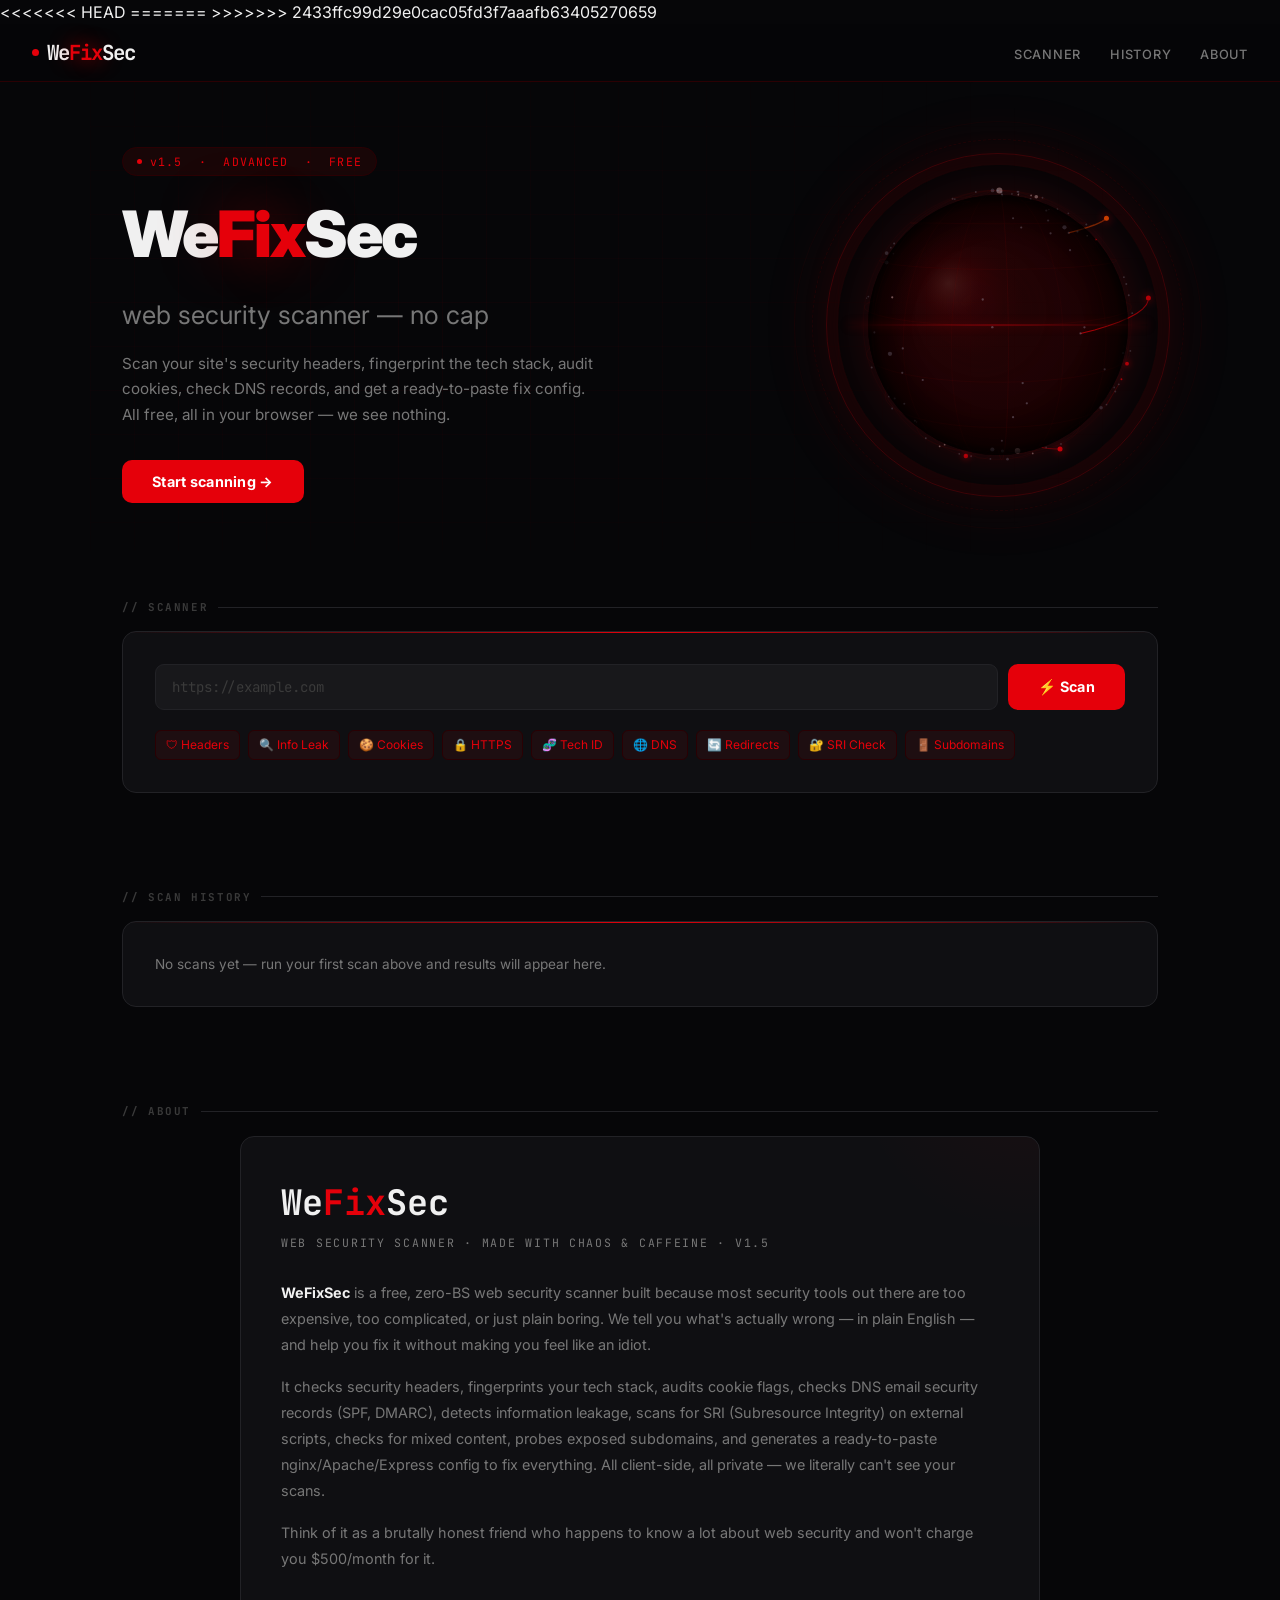
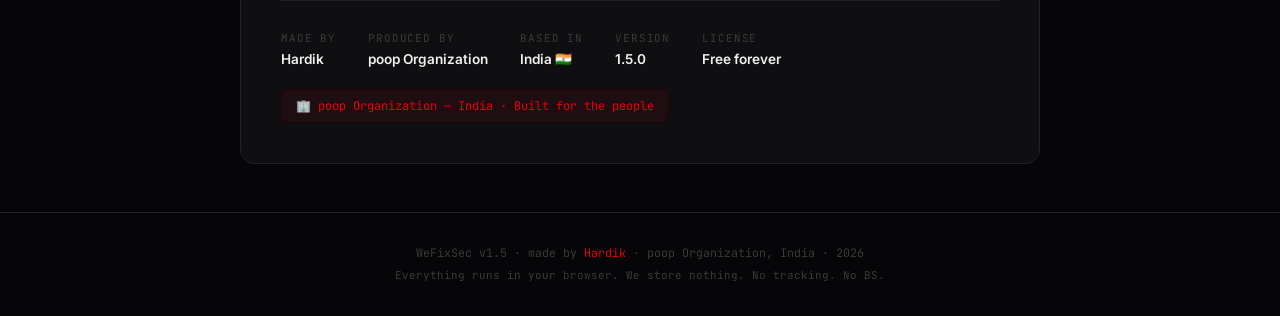
<file: index.html>
<!DOCTYPE html>
<html lang="en">
<head>
<<<<<<< HEAD
  <meta charset="UTF-8">
  <meta name="viewport" content="width=device-width, initial-scale=1.0">
  <title>WeFixSec — Web Security Scanner</title>
  <link rel="preconnect" href="https://fonts.googleapis.com">
  <link rel="preconnect" href="https://fonts.gstatic.com" crossorigin>
  <link href="https://fonts.googleapis.com/css2?family=JetBrains+Mono:wght@300;400;500;700&family=Inter:wght@300;400;500;600;700;900&display=swap" rel="stylesheet">
  <link rel="stylesheet" href="styles.css">
=======
<meta charset="UTF-8">
<meta name="viewport" content="width=device-width, initial-scale=1.0">
<title>poopSec — Web Security Scanner</title>
<style>
@import url('https://fonts.googleapis.com/css2?family=JetBrains+Mono:wght@300;400;500;700&family=Inter:wght@300;400;500;600;700;900&display=swap');
*,*::before,*::after{box-sizing:border-box;margin:0;padding:0}
:root{
  --red:#e5000a;--red2:#ff0010;--red3:#ffa333;
  --white:#f0f0f0;--gray:#777;--dg:#3a3a3a;
  --bg:#060608;--s1:#0f0f12;--s2:#161619;--s3:#1c1c20;
  --bd:#222226;--bdr:#2a0003;
  --glow-red:rgba(229,0,10,0.6);
  --glow-dim:rgba(229,0,10,0.15);
}
body{background:var(--bg);color:var(--white);font-family:'Inter',sans-serif;min-height:100vh;overflow-x:hidden;}
::-webkit-scrollbar{width:3px;}::-webkit-scrollbar-track{background:var(--bg);}::-webkit-scrollbar-thumb{background:var(--red);border-radius:2px;}

/* ── NAV ── */
nav{background:rgba(6,6,8,0.85);backdrop-filter:blur(28px) saturate(180%);-webkit-backdrop-filter:blur(28px) saturate(180%);border-bottom:1px solid var(--bdr);padding:0 2rem;display:flex;align-items:center;justify-content:space-between;height:58px;position:sticky;top:0;z-index:200;}
.logo{font-family:'JetBrains Mono',monospace;font-weight:700;font-size:1.3rem;letter-spacing:-1px;display:flex;align-items:center;gap:8px;color:var(--white);}
.logo em{color:var(--red);font-style:normal;text-shadow:0 0 20px rgba(229,0,10,.8);}
.dot{width:7px;height:7px;border-radius:50%;background:var(--red);animation:pdot 2s infinite;}
@keyframes pdot{0%,100%{box-shadow:0 0 0 0 rgba(229,0,10,.8);}60%{box-shadow:0 0 0 8px rgba(229,0,10,0);}}
.nav-links{display:flex;gap:1.8rem;list-style:none;}
.nav-links a{color:var(--gray);text-decoration:none;font-size:.8rem;font-weight:500;letter-spacing:.06em;text-transform:uppercase;transition:color .2s;cursor:pointer;}
.nav-links a:hover{color:var(--red);}

/* ── HERO ── */
.hero{display:grid;grid-template-columns:1fr auto;align-items:center;gap:2rem;max-width:1100px;margin:0 auto;padding:4rem 2rem 3rem;position:relative;}
.hero-bg{position:absolute;inset:0;background-image:linear-gradient(rgba(229,0,10,.04) 1px,transparent 1px),linear-gradient(90deg,rgba(229,0,10,.04) 1px,transparent 1px);background-size:44px 44px;mask-image:radial-gradient(ellipse 70% 80% at 30% 50%,black,transparent);pointer-events:none;}
.hero-left{position:relative;z-index:1;}
.hero-badge{display:inline-flex;align-items:center;gap:8px;background:rgba(229,0,10,.08);border:1px solid var(--bdr);color:var(--red);padding:5px 14px;border-radius:100px;font-family:'JetBrains Mono',monospace;font-size:.72rem;margin-bottom:1.5rem;letter-spacing:.1em;}
.hero-badge::before{content:'';width:5px;height:5px;border-radius:50%;background:var(--red);animation:blink 1.2s step-end infinite;}
@keyframes blink{0%,100%{opacity:1;}50%{opacity:0;}}
.hero h1{font-size:clamp(2.2rem,5vw,4rem);font-weight:900;line-height:1.05;letter-spacing:-2px;margin-bottom:1rem;}
.hero h1 em{color:var(--red);font-style:normal;text-shadow:0 0 60px rgba(229,0,10,.4);}
.hero-sub{color:var(--gray);font-size:.95rem;line-height:1.7;max-width:480px;margin-bottom:2rem;}
.btn-primary{background:var(--red);color:#fff;border:none;padding:13px 30px;border-radius:10px;font-weight:700;font-size:.9rem;cursor:pointer;transition:all .2s;position:relative;overflow:hidden;letter-spacing:.02em;}
.btn-primary::after{content:'';position:absolute;inset:0;background:linear-gradient(45deg,transparent 30%,rgba(255,255,255,.12) 50%,transparent 70%);transform:translateX(-100%);transition:transform .5s;}
.btn-primary:hover::after{transform:translateX(100%);}
.btn-primary:hover{background:var(--red2);box-shadow:0 0 40px rgba(229,0,10,.5),0 4px 24px rgba(0,0,0,.4);transform:translateY(-1px);}
.btn-primary:disabled{opacity:.5;cursor:not-allowed;transform:none;}

/* ── GLOBE WRAPPER ── */
.globe-wrap{width:320px;height:320px;flex-shrink:0;position:relative;perspective:1000px;}
#globe-canvas{border-radius:50%;display:block;filter:drop-shadow(0 0 30px rgba(229,0,10,.25));}
.globe-ring{position:absolute;inset:-12px;border-radius:50%;border:1px solid rgba(229,0,10,.2);animation:spin-slow 18s linear infinite;box-shadow:0 0 15px rgba(229,0,10,.05) inset;}
.globe-ring2{position:absolute;inset:-26px;border-radius:50%;border:1px dashed rgba(229,0,10,.08);animation:spin-slow 32s linear infinite reverse;}
.globe-ring3{position:absolute;inset:-44px;border-radius:50%;border:1px solid rgba(229,0,10,.04);animation:spin-slow 50s linear infinite;}
@keyframes spin-slow{to{transform:rotate(360deg);}}
.globe-glow{position:absolute;inset:0;border-radius:50%;box-shadow:0 0 80px rgba(229,0,10,.15),inset 0 0 60px rgba(0,0,0,.5);pointer-events:none;}
.globe-scan-line{position:absolute;left:10px;right:10px;top:50%;height:1px;background:linear-gradient(90deg,transparent,rgba(229,0,10,.6),transparent);transform:translateY(-50%);animation:globe-scan 3s ease-in-out infinite;border-radius:1px;box-shadow:0 0 8px rgba(229,0,10,.5);}
@keyframes globe-scan{0%,100%{top:10%;opacity:0;}5%{opacity:1;}50%{top:90%;opacity:.8;}95%{opacity:1;}99%{top:10%;opacity:0;}}
.atk-badge{position:absolute;font-family:'JetBrains Mono',monospace;font-size:.6rem;font-weight:700;background:rgba(229,0,10,.9);color:#fff;padding:2px 6px;border-radius:4px;pointer-events:none;white-space:nowrap;opacity:0;transform:scale(.7);transition:opacity .3s,transform .3s;letter-spacing:.04em;box-shadow:0 2px 8px rgba(229,0,10,.4);}

/* ── SCANNER SECTION ── */
.section{max-width:1100px;margin:0 auto;padding:3rem 2rem;}
.sec-label{font-size:.68rem;font-weight:700;letter-spacing:.15em;color:var(--dg);font-family:'JetBrains Mono',monospace;text-transform:uppercase;margin-bottom:1rem;display:flex;align-items:center;gap:10px;}
.sec-label::after{content:'';flex:1;height:1px;background:var(--bd);}
.card{background:var(--s1);border:1px solid var(--bd);border-radius:14px;position:relative;overflow:hidden;}
.card::before{content:'';position:absolute;top:0;left:0;right:0;height:1px;background:linear-gradient(90deg,transparent,var(--red),transparent);}
.card-pad{padding:2rem;}

.input-row{display:flex;gap:10px;margin-bottom:1.2rem;}
.url-inp{flex:1;background:rgba(255,255,255,.04);border:1px solid var(--bd);border-radius:9px;padding:13px 16px;color:var(--white);font-family:'JetBrains Mono',monospace;font-size:.88rem;outline:none;transition:border-color .3s,box-shadow .3s;min-width:0;}
.url-inp:focus{border-color:var(--red);box-shadow:0 0 0 3px rgba(229,0,10,.1),0 0 25px rgba(229,0,10,.07);}
.url-inp::placeholder{color:var(--dg);}
.opts{display:flex;gap:8px;flex-wrap:wrap;}
.opt{display:flex;align-items:center;gap:5px;background:rgba(255,255,255,.03);border:1px solid var(--bd);border-radius:6px;padding:5px 10px;cursor:pointer;color:var(--gray);font-size:.75rem;transition:all .2s;user-select:none;}
.opt.on{background:rgba(229,0,10,.07);border-color:var(--bdr);color:var(--red);}

/* ── LOADING ── */
#load{display:none;padding:3rem 0;text-align:center;position:relative;}
#load::before{content:'';position:absolute;inset:0;background:radial-gradient(ellipse 60% 60% at 50% 50%,rgba(229,0,10,.03),transparent);pointer-events:none;}
.spinner-wrap{position:relative;width:64px;height:64px;margin:0 auto 1.4rem;}
.spinner{width:64px;height:64px;border-radius:50%;border:2px solid var(--bd);border-top-color:var(--red);animation:spin .65s linear infinite;}
.spinner-inner{position:absolute;inset:10px;border-radius:50%;border:1px solid transparent;border-bottom-color:rgba(229,0,10,.4);animation:spin .9s linear infinite reverse;}
@keyframes spin{to{transform:rotate(360deg);}}
.load-msg{font-family:'JetBrains Mono',monospace;color:var(--red);font-size:.85rem;margin-bottom:1rem;min-height:1.2em;transition:opacity .2s;}
.prog-wrap{height:3px;background:var(--bd);border-radius:3px;max-width:420px;margin:0 auto .8rem;overflow:hidden;position:relative;}
.prog{height:100%;background:linear-gradient(90deg,var(--red),var(--red3));border-radius:3px;width:0%;transition:width .4s ease;box-shadow:0 0 12px var(--red),0 0 24px rgba(229,0,10,.3);}
.prog::after{content:'';position:absolute;right:0;top:0;bottom:0;width:30px;background:linear-gradient(90deg,transparent,rgba(255,80,80,.4));border-radius:3px;}
.load-steps{display:flex;flex-direction:column;gap:5px;max-width:380px;margin:0 auto;}
.ls{display:flex;align-items:center;gap:8px;font-size:.75rem;color:var(--dg);font-family:'JetBrains Mono',monospace;transition:color .3s,transform .2s;}
.ls.done{color:var(--gray);}.ls.act{color:var(--red);transform:translateX(4px);}
.ls-ic{width:14px;text-align:center;font-size:.7rem;}

/* ── RESULTS ── */
#res{display:none;}
.score-hero{background:var(--s1);border:1px solid var(--bd);border-radius:14px;padding:2rem;display:flex;align-items:center;gap:2.5rem;flex-wrap:wrap;margin-bottom:1.5rem;position:relative;overflow:hidden;}
.score-hero::after{content:'';position:absolute;inset:0;background:radial-gradient(ellipse 50% 100% at 0 50%,rgba(229,0,10,.05),transparent);pointer-events:none;}
.ring-wrap{position:relative;width:120px;height:120px;flex-shrink:0;}
.ring-wrap svg{transform:rotate(-90deg);}
.rb{fill:none;stroke:var(--bd);stroke-width:6;}
.rf{fill:none;stroke-width:6;stroke-linecap:round;transition:stroke-dashoffset 1.4s cubic-bezier(.4,0,.2,1),stroke .5s;}
.rn{position:absolute;inset:0;display:flex;flex-direction:column;align-items:center;justify-content:center;}
.rn-big{font-size:1.9rem;font-weight:900;line-height:1;}
.rn-lbl{font-size:.65rem;color:var(--gray);font-family:'JetBrains Mono',monospace;}
.grade{font-size:4rem;font-weight:900;font-family:'JetBrains Mono',monospace;line-height:1;}
.score-info{flex:1;min-width:180px;}
.score-info h2{font-size:1.3rem;font-weight:700;margin-bottom:.4rem;}
.score-info p{color:var(--gray);font-size:.85rem;line-height:1.6;margin-bottom:.8rem;}
.pills{display:flex;gap:6px;flex-wrap:wrap;}
.pill{padding:3px 10px;border-radius:100px;font-size:.7rem;font-weight:700;}
.p-c{background:rgba(229,0,10,.12);color:#ff5555;border:1px solid rgba(229,0,10,.25);}
.p-h{background:rgba(255,100,0,.1);color:#ff6600;border:1px solid rgba(255,100,0,.2);}
.p-m{background:rgba(255,200,0,.1);color:#ffc400;border:1px solid rgba(255,200,0,.2);}
.p-l{background:rgba(0,200,100,.08);color:#00c864;border:1px solid rgba(0,200,100,.15);}
.p-p{background:rgba(0,180,80,.08);color:#00b450;border:1px solid rgba(0,180,80,.15);}

.action-row{display:flex;gap:8px;margin-bottom:1.5rem;flex-wrap:wrap;}
.btn-sec{background:rgba(255,255,255,.04);border:1px solid var(--bd);color:var(--gray);padding:8px 16px;border-radius:8px;font-size:.78rem;cursor:pointer;font-family:'Inter',sans-serif;font-weight:500;transition:all .2s;display:flex;align-items:center;gap:6px;}
.btn-sec:hover{background:rgba(255,255,255,.08);color:var(--white);border-color:var(--dg);}

.sum-grid{display:grid;grid-template-columns:repeat(auto-fit,minmax(150px,1fr));gap:10px;margin-bottom:1.5rem;}
.sum-c{background:var(--s1);border:1px solid var(--bd);border-radius:12px;padding:1.1rem;position:relative;overflow:hidden;transition:transform .2s;}
.sum-c:hover{transform:translateY(-2px);}
.sum-c::before{content:'';position:absolute;top:0;left:0;right:0;height:2px;}
.sum-c.rc::before{background:linear-gradient(90deg,transparent,var(--red),transparent);}
.sum-c.oc::before{background:linear-gradient(90deg,transparent,#ff6600,transparent);}
.sum-c.yc::before{background:linear-gradient(90deg,transparent,#ffc400,transparent);}
.sum-c.gc::before{background:linear-gradient(90deg,transparent,#00c864,transparent);}
.sum-n{font-size:1.8rem;font-weight:900;line-height:1;margin-bottom:3px;}
.sum-d{font-size:.72rem;color:var(--gray);}

.tabs{display:flex;gap:3px;border-bottom:1px solid var(--bd);margin-bottom:1.5rem;flex-wrap:wrap;}
.tab{padding:9px 18px;cursor:pointer;color:var(--gray);font-size:.8rem;font-weight:500;border:none;border-bottom:2px solid transparent;background:none;font-family:'Inter',sans-serif;transition:all .2s;}
.tab:hover{color:var(--white);}
.tab.act{color:var(--red);border-bottom-color:var(--red);}
.tc{display:none;}.tc.act{display:block;}

.findings{display:flex;flex-direction:column;gap:10px;}
.fnd{background:var(--s1);border:1px solid var(--bd);border-radius:11px;overflow:hidden;cursor:pointer;transition:border-color .2s,transform .15s;}
.fnd:hover{border-color:var(--dg);transform:translateX(2px);}
.fnd.open .fb{display:block;}.fnd.open .chev{transform:rotate(180deg);}
.fh{display:flex;align-items:center;gap:10px;padding:12px 16px;}
.sb{width:7px;height:7px;border-radius:50%;flex-shrink:0;}
.sc{background:#e5000a;box-shadow:0 0 6px #e5000a;}.sh{background:#ff6600;box-shadow:0 0 6px #ff6600;}.sm{background:#ffc400;}.sl{background:#00c864;}.si{background:var(--dg);}.sp{background:#00b450;}
.ft{flex:1;font-size:.85rem;font-weight:500;}
.sl2{font-size:.67rem;font-weight:700;letter-spacing:.07em;font-family:'JetBrains Mono',monospace;padding:2px 7px;border-radius:4px;}
.lc{background:rgba(229,0,10,.1);color:#ff5555;}.lh{background:rgba(255,100,0,.1);color:#ff6600;}.lm{background:rgba(255,200,0,.1);color:#ffc400;}.ll{background:rgba(0,200,100,.08);color:#00c864;}.li{background:rgba(100,100,100,.1);color:#777;}.lp{background:rgba(0,180,80,.08);color:#00b450;}
.chev{color:var(--dg);transition:transform .2s;flex-shrink:0;font-size:.9rem;}
.fb{display:none;padding:0 16px 16px;border-top:1px solid var(--bd);padding-top:13px;}
.fd{font-size:.82rem;color:var(--gray);line-height:1.6;margin-bottom:.8rem;}
.fl{font-size:.67rem;font-weight:700;letter-spacing:.1em;color:var(--dg);font-family:'JetBrains Mono',monospace;margin-bottom:5px;text-transform:uppercase;}
.fv{font-family:'JetBrains Mono',monospace;font-size:.75rem;background:rgba(255,255,255,.03);border:1px solid var(--bd);border-radius:6px;padding:9px 11px;color:var(--white);word-break:break-all;line-height:1.5;margin-bottom:.8rem;}
.ff{font-size:.82rem;color:var(--gray);line-height:1.6;background:rgba(0,200,100,.03);border:1px solid rgba(0,200,100,.1);border-radius:6px;padding:10px 13px;}
.ff strong{color:#00c864;font-weight:600;}
code{font-family:'JetBrains Mono',monospace;background:rgba(255,255,255,.07);padding:1px 5px;border-radius:3px;font-size:.85em;}

/* ── TECH ── */
.tech-grid{display:grid;grid-template-columns:repeat(auto-fill,minmax(200px,1fr));gap:10px;}
.tech-item{background:var(--s2);border:1px solid var(--bd);border-radius:10px;padding:12px 14px;display:flex;align-items:center;gap:10px;transition:border-color .2s;}
.tech-item:hover{border-color:var(--dg);}
.tech-icon{width:32px;height:32px;border-radius:8px;background:rgba(229,0,10,.08);border:1px solid var(--bdr);display:flex;align-items:center;justify-content:center;font-size:1rem;flex-shrink:0;}
.tech-name{font-size:.8rem;font-weight:600;color:var(--white);}
.tech-cat{font-size:.68rem;color:var(--gray);}

/* ── CHART ── */
.chart-wrap{background:var(--s2);border:1px solid var(--bd);border-radius:12px;padding:1.5rem;margin-bottom:1rem;}
.chart-title{font-size:.75rem;font-weight:600;letter-spacing:.05em;color:var(--gray);margin-bottom:1rem;font-family:'JetBrains Mono',monospace;text-transform:uppercase;}
.bar-chart{display:flex;flex-direction:column;gap:8px;}
.bc-row{display:flex;align-items:center;gap:10px;}
.bc-label{font-size:.72rem;color:var(--gray);font-family:'JetBrains Mono',monospace;width:80px;text-align:right;flex-shrink:0;}
.bc-track{flex:1;height:8px;background:var(--bd);border-radius:4px;overflow:hidden;}
.bc-fill{height:100%;border-radius:4px;transition:width 1s cubic-bezier(.4,0,.2,1);}
.bc-val{font-size:.7rem;color:var(--gray);width:24px;font-family:'JetBrains Mono',monospace;}

/* ── HISTORY ── */
.hist-list{display:flex;flex-direction:column;gap:8px;}
.hist-item{background:var(--s2);border:1px solid var(--bd);border-radius:10px;padding:12px 16px;display:flex;align-items:center;gap:12px;cursor:pointer;transition:border-color .2s,transform .15s;}
.hist-item:hover{border-color:var(--dg);transform:translateX(2px);}
.hist-grade{width:36px;height:36px;border-radius:8px;display:flex;align-items:center;justify-content:center;font-weight:900;font-size:1rem;font-family:'JetBrains Mono',monospace;flex-shrink:0;}
.hist-info{flex:1;min-width:0;}
.hist-url{font-size:.82rem;font-weight:500;color:var(--white);white-space:nowrap;overflow:hidden;text-overflow:ellipsis;}
.hist-time{font-size:.7rem;color:var(--gray);font-family:'JetBrains Mono',monospace;}
.hist-score{font-size:1rem;font-weight:700;font-family:'JetBrains Mono',monospace;}

/* ── AUTO-FIX ── */
.fix-section{margin-bottom:1rem;}
.fix-header{display:flex;align-items:center;justify-content:space-between;margin-bottom:.5rem;}
.fix-title{font-size:.8rem;font-weight:600;color:var(--white);}
.fix-code{font-family:'JetBrains Mono',monospace;font-size:.73rem;background:rgba(255,255,255,.03);border:1px solid var(--bd);border-radius:8px;padding:14px;color:#a0d0a0;line-height:1.7;white-space:pre;overflow-x:auto;}

/* ── COOKIE TABLE ── */
.ctable{width:100%;border-collapse:collapse;font-size:.78rem;font-family:'JetBrains Mono',monospace;}
.ctable th{text-align:left;padding:8px 12px;border-bottom:1px solid var(--bd);color:var(--dg);font-size:.67rem;letter-spacing:.08em;}
.ctable td{padding:8px 12px;border-bottom:1px solid rgba(34,34,38,.5);color:var(--gray);word-break:break-all;}
.ctable tr:last-child td{border-bottom:none;}
.ct-n{color:var(--white)!important;font-weight:500;}
.ct-ok{color:#00b450!important;}.ct-bad{color:#ff5555!important;}.ct-miss{color:#777!important;}

/* ── DNS ── */
.dns-row{display:flex;align-items:center;gap:10px;padding:10px 0;border-bottom:1px solid rgba(34,34,38,.5);}
.dns-row:last-child{border-bottom:none;}
.dns-name{font-family:'JetBrains Mono',monospace;font-size:.78rem;color:var(--white);font-weight:500;width:80px;flex-shrink:0;}
.dns-val{flex:1;font-family:'JetBrains Mono',monospace;font-size:.73rem;color:var(--gray);word-break:break-all;}
.dns-stat{font-size:.68rem;font-weight:700;padding:2px 8px;border-radius:4px;flex-shrink:0;}
.ds-ok{background:rgba(0,180,80,.1);color:#00b450;}.ds-bad{background:rgba(229,0,10,.1);color:#ff5555;}.ds-na{background:rgba(100,100,100,.1);color:#777;}

/* ── ABOUT ── */
.about-wrap{background:var(--s1);border:1px solid var(--bd);border-radius:14px;padding:2.5rem;max-width:800px;margin:0 auto;position:relative;overflow:hidden;}
.about-wrap::before{content:'';position:absolute;top:-40%;right:-20%;width:350px;height:350px;border-radius:50%;background:radial-gradient(circle,rgba(229,0,10,.05),transparent 70%);pointer-events:none;}
.alogo{font-family:'JetBrains Mono',monospace;font-size:2.2rem;font-weight:700;margin-bottom:.3rem;}
.alogo em{color:var(--red);font-style:normal;}
.atag{font-family:'JetBrains Mono',monospace;font-size:.72rem;color:var(--gray);letter-spacing:.15em;text-transform:uppercase;margin-bottom:1.8rem;}
.atext{color:var(--gray);line-height:1.8;font-size:.9rem;margin-bottom:1rem;}
.atext strong{color:var(--white);}
.adiv{border:none;border-top:1px solid var(--bd);margin:1.8rem 0;}
.ameta{display:flex;gap:2rem;flex-wrap:wrap;}
.am-item .am-l{font-size:.68rem;color:var(--dg);font-family:'JetBrains Mono',monospace;letter-spacing:.08em;margin-bottom:3px;text-transform:uppercase;}
.am-item .am-v{font-size:.85rem;font-weight:600;color:var(--white);}
.aorg{display:inline-block;margin-top:1.2rem;background:rgba(229,0,10,.07);border:1px solid var(--bdr);padding:7px 14px;border-radius:8px;font-family:'JetBrains Mono',monospace;font-size:.75rem;color:var(--red);}

/* ── ERROR ── */
.err-box{background:rgba(229,0,10,.05);border:1px solid rgba(229,0,10,.2);border-radius:9px;padding:1rem 1.2rem;color:#ff7777;font-size:.82rem;display:flex;gap:9px;align-items:flex-start;margin-bottom:.8rem;}

footer{text-align:center;padding:2rem;border-top:1px solid var(--bd);font-size:.73rem;color:var(--dg);font-family:'JetBrains Mono',monospace;}
footer a{color:var(--red);text-decoration:none;}

/* ── ANIMATIONS ── */
.fade{animation:fin .4s ease forwards;}
@keyframes fin{from{opacity:0;transform:translateY(14px);}to{opacity:1;transform:translateY(0);}}

/* ── SCAN FLASH OVERLAY ── */
.scan-flash{position:fixed;inset:0;background:rgba(229,0,10,.03);pointer-events:none;z-index:999;opacity:0;transition:opacity .2s;}
.scan-flash.on{opacity:1;}

/* ── PARTICLE EFFECTS (attack lines on globe) ── */
@keyframes atk-pulse{0%{opacity:0;transform:scale(.5);}30%{opacity:1;transform:scale(1);}70%{opacity:.7;}100%{opacity:0;transform:scale(1.3);}}
.atk-spark{position:absolute;width:4px;height:4px;border-radius:50%;background:var(--red);pointer-events:none;animation:atk-pulse .6s forwards;}
</style>
>>>>>>> 2433ffc99d29e0cac05fd3f7aaafb63405270659
</head>
<body>

<div class="scan-flash" id="scan-flash"></div>

<nav>
  <div class="logo">
    <div class="dot"></div>
    <span>We<em>Fix</em>Sec</span>
  </div>
  <ul class="nav-links">
    <li><a onclick="scrollTo('scan-sec')">Scanner</a></li>
    <li><a onclick="scrollTo('hist-sec')">History</a></li>
    <li><a onclick="scrollTo('about-sec')">About</a></li>
  </ul>
</nav>

<div class="hero">
  <div class="hero-bg"></div>
  <div class="hero-left">
    <div class="hero-badge">v1.5 &nbsp;·&nbsp; ADVANCED &nbsp;·&nbsp; FREE</div>
    <h1>We<em>Fix</em>Sec<br>
      <span class="hero-sub-title">web security scanner — no cap</span>
    </h1>
    <p class="hero-sub">Scan your site's security headers, fingerprint the tech stack, audit cookies, check DNS records, and get a ready-to-paste fix config. All free, all in your browser — we see nothing.</p>
    <button class="btn-primary" onclick="scrollTo('scan-sec')">Start scanning →</button>
  </div>
  <div class="globe-wrap" id="globe-wrap">
    <canvas id="globe-canvas" width="320" height="320"></canvas>
    <div class="globe-ring"></div>
    <div class="globe-ring2"></div>
    <div class="globe-ring3"></div>
    <div class="globe-glow"></div>
    <div class="globe-scan-line"></div>
  </div>
</div>

<!-- ── SCANNER ── -->
<div class="section" id="scan-sec">
  <div class="sec-label">// scanner</div>
  <div class="card card-pad">
    <div id="err-wrap"></div>
    <div class="input-row">
      <input class="url-inp" id="url-in" type="url" placeholder="https://example.com" autocomplete="url" spellcheck="false">
      <button class="btn-primary" id="scan-btn" onclick="startScan()">⚡ Scan</button>
    </div>
    <div class="opts" id="opts-row">
      <label class="opt on" onclick="tog(this)" id="opt-headers"><input type="checkbox" checked> 🛡 Headers</label>
      <label class="opt on" onclick="tog(this)" id="opt-infoleak"><input type="checkbox" checked> 🔍 Info Leak</label>
      <label class="opt on" onclick="tog(this)" id="opt-cookies"><input type="checkbox" checked> 🍪 Cookies</label>
      <label class="opt on" onclick="tog(this)" id="opt-https"><input type="checkbox" checked> 🔒 HTTPS</label>
      <label class="opt on" onclick="tog(this)" id="opt-techid"><input type="checkbox" checked> 🧬 Tech ID</label>
      <label class="opt on" onclick="tog(this)" id="opt-dns"><input type="checkbox" checked> 🌐 DNS</label>
      <label class="opt on" onclick="tog(this)" id="opt-redirect"><input type="checkbox" checked> 🔄 Redirects</label>
      <label class="opt on" onclick="tog(this)" id="opt-sri"><input type="checkbox" checked> 🔐 SRI Check</label>
      <label class="opt on" onclick="tog(this)" id="opt-ports"><input type="checkbox" checked> 🚪 Subdomains</label>
    </div>
  </div>

  <div id="load">
    <div class="spinner-wrap">
      <div class="spinner"></div>
      <div class="spinner-inner"></div>
    </div>
    <div class="load-msg" id="lmsg">initializing scanner...</div>
    <div class="prog-wrap"><div class="prog" id="prog"></div></div>
    <div class="load-steps" id="lsteps"></div>
  </div>

  <div id="res"></div>
</div>

<!-- ── HISTORY ── -->
<div class="section" id="hist-sec">
  <div class="sec-label">// scan history</div>
  <div class="card card-pad" id="hist-wrap">
    <p class="empty-msg">No scans yet — run your first scan above and results will appear here.</p>
  </div>
</div>

<!-- ── ABOUT ── -->
<div class="section" id="about-sec">
  <div class="sec-label">// about</div>
  <div class="about-wrap">
    <div class="alogo">We<em>Fix</em>Sec</div>
    <div class="atag">Web Security Scanner · Made with chaos &amp; caffeine · v1.5</div>
    <p class="atext"><strong>WeFixSec</strong> is a free, zero-BS web security scanner built because most security tools out there are too expensive, too complicated, or just plain boring. We tell you what's actually wrong — in plain English — and help you fix it without making you feel like an idiot.</p>
    <p class="atext">It checks security headers, fingerprints your tech stack, audits cookie flags, checks DNS email security records (SPF, DMARC), detects information leakage, scans for SRI (Subresource Integrity) on external scripts, checks for mixed content, probes exposed subdomains, and generates a ready-to-paste nginx/Apache/Express config to fix everything. All client-side, all private — we literally can't see your scans.</p>
    <p class="atext">Think of it as a brutally honest friend who happens to know a lot about web security and won't charge you $500/month for it.</p>
    <hr class="adiv">
    <div class="ameta">
      <div class="am-item"><div class="am-l">Made by</div><div class="am-v">Hardik</div></div>
      <div class="am-item"><div class="am-l">Produced by</div><div class="am-v">poop Organization</div></div>
      <div class="am-item"><div class="am-l">Based in</div><div class="am-v">India 🇮🇳</div></div>
      <div class="am-item"><div class="am-l">Version</div><div class="am-v">1.5.0</div></div>
      <div class="am-item"><div class="am-l">License</div><div class="am-v">Free forever</div></div>
    </div>
    <div class="aorg">🏢 poop Organization — India · Built for the people</div>
  </div>
</div>

<footer>
  <p>WeFixSec v1.5 · made by <a href="#">Hardik</a> · poop Organization, India · 2026</p>
  <p class="footer-sub">Everything runs in your browser. We store nothing. No tracking. No BS.</p>
</footer>

<script src="script.js"></script>
</body>
</html>
</file>
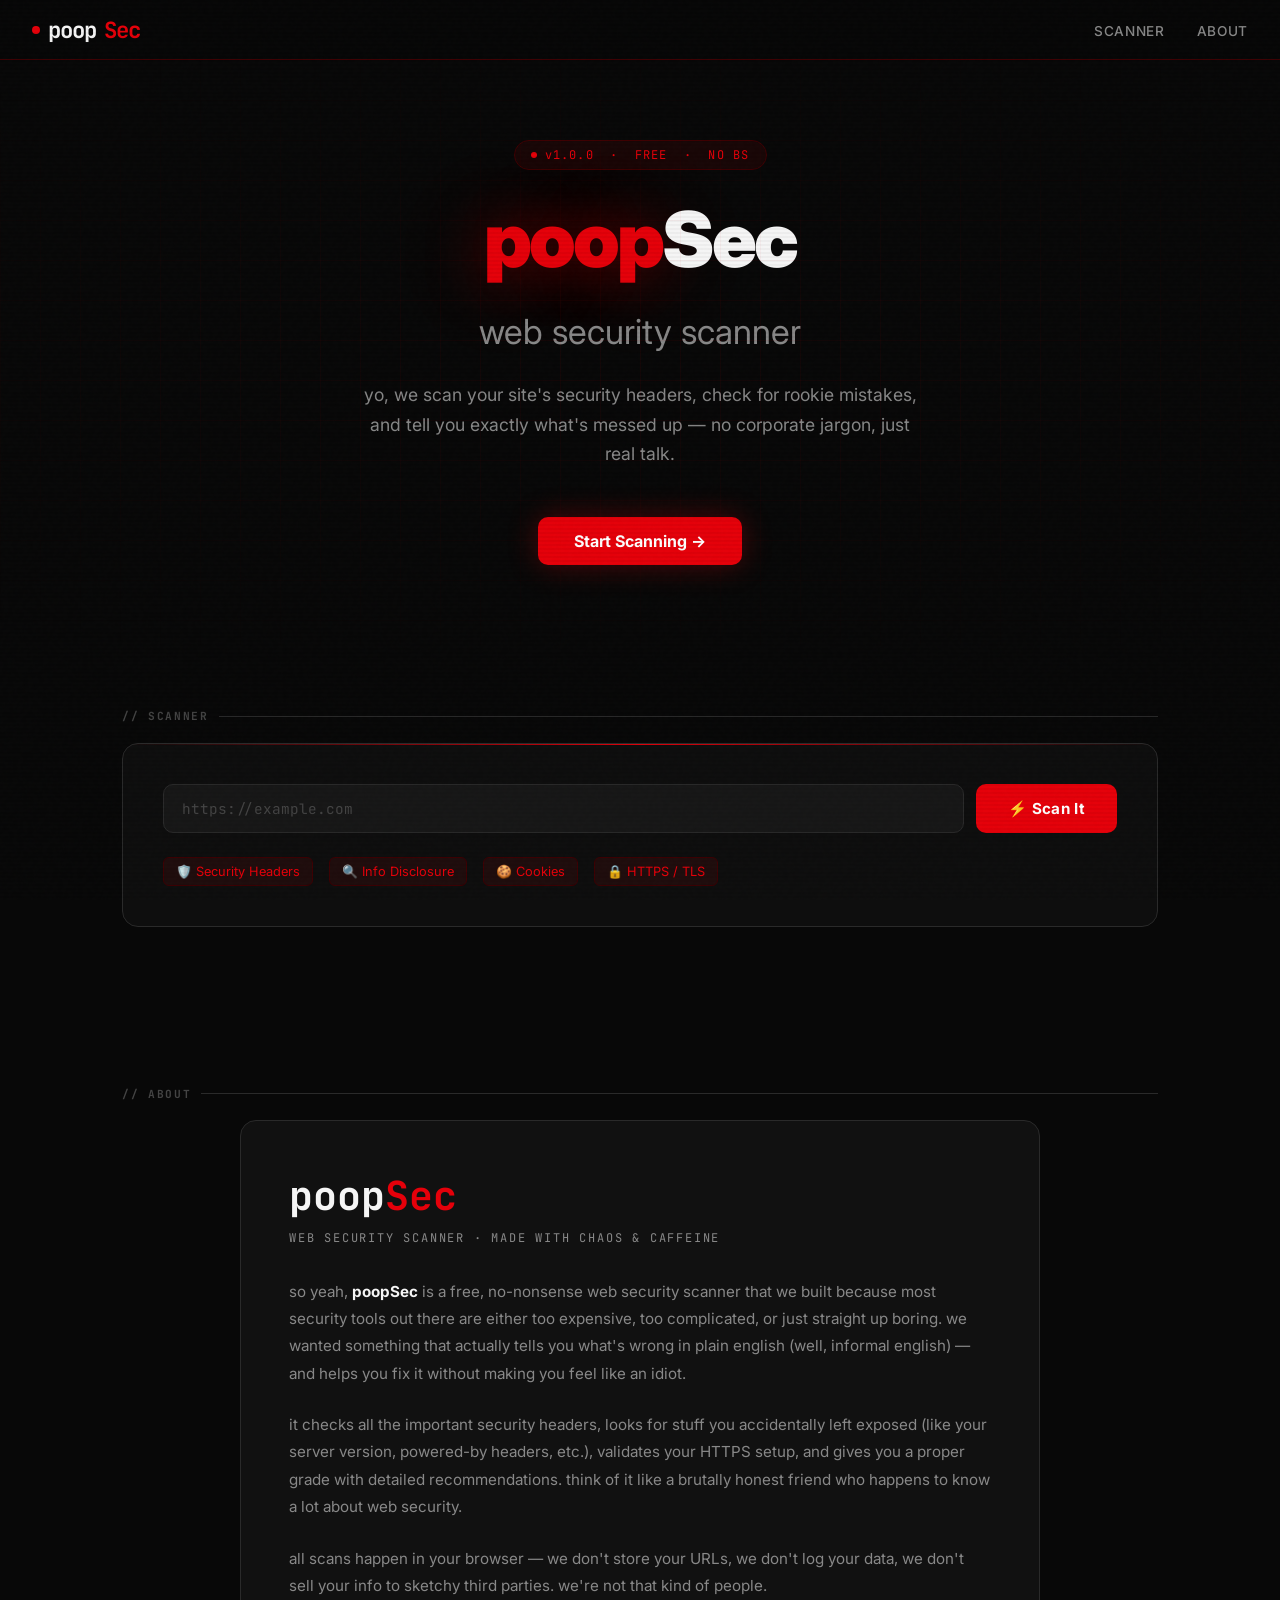
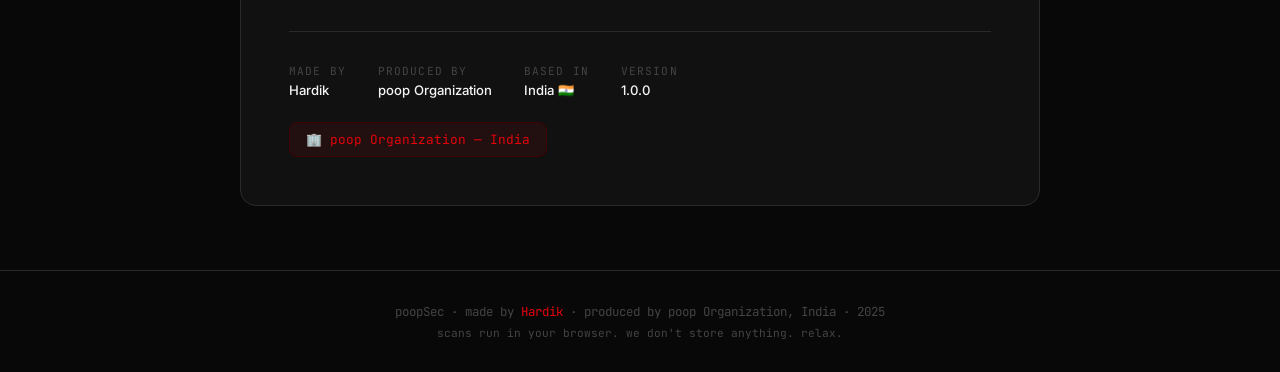
<file: OldV/poopSec_security_scanner.html>
<!DOCTYPE html>
<html lang="en">
<head>
<meta charset="UTF-8">
<meta name="viewport" content="width=device-width, initial-scale=1.0">
<title>poopSec</title>
<style>
  @import url('https://fonts.googleapis.com/css2?family=JetBrains+Mono:wght@300;400;500;700&family=Inter:wght@300;400;500;600;700;900&display=swap');

  *,*::before,*::after{box-sizing:border-box;margin:0;padding:0}

  :root{
    --red:#e5000a;--red-dim:#8a0006;--red-glow:#ff0010;
    --white:#f5f5f5;--gray:#888;--dark-gray:#444;
    --bg:#080808;--surface:#111;--surface2:#181818;--surface3:#1f1f1f;
    --border:#2a2a2a;--border-red:#3d0003;
  }

  body{
    background:var(--bg);color:var(--white);
    font-family:'Inter',sans-serif;min-height:100vh;
    overflow-x:hidden;
  }

  /* SCANLINE OVERLAY */
  body::before{
    content:'';position:fixed;top:0;left:0;right:0;bottom:0;
    background:repeating-linear-gradient(0deg,transparent,transparent 2px,rgba(0,0,0,0.03) 2px,rgba(0,0,0,0.03) 4px);
    pointer-events:none;z-index:9999;
  }

  /* NOISE TEXTURE */
  body::after{
    content:'';position:fixed;top:0;left:0;right:0;bottom:0;
    background-image:url("data:image/svg+xml,%3Csvg viewBox='0 0 200 200' xmlns='http://www.w3.org/2000/svg'%3E%3Cfilter id='n'%3E%3CfeTurbulence type='fractalNoise' baseFrequency='0.9' numOctaves='4' stitchTiles='stitch'/%3E%3C/filter%3E%3Crect width='100%25' height='100%25' filter='url(%23n)' opacity='0.03'/%3E%3C/svg%3E");
    opacity:0.4;pointer-events:none;z-index:9998;
  }

  /* NAV */
  nav{
    position:sticky;top:0;z-index:100;
    background:rgba(8,8,8,0.85);
    backdrop-filter:blur(20px);-webkit-backdrop-filter:blur(20px);
    border-bottom:1px solid var(--border-red);
    padding:0 2rem;
    display:flex;align-items:center;justify-content:space-between;
    height:60px;
  }

  .logo{
    font-family:'JetBrains Mono',monospace;font-weight:700;font-size:1.4rem;
    color:var(--white);letter-spacing:-1px;display:flex;align-items:center;gap:8px;
  }
  .logo span{color:var(--red);}
  .logo-dot{
    width:8px;height:8px;border-radius:50%;background:var(--red);
    animation:pulse-dot 2s infinite;
  }
  @keyframes pulse-dot{
    0%,100%{box-shadow:0 0 0 0 rgba(229,0,10,0.7);}
    50%{box-shadow:0 0 0 6px rgba(229,0,10,0);}
  }

  .nav-links{display:flex;gap:2rem;list-style:none;}
  .nav-links a{
    color:var(--gray);text-decoration:none;font-size:0.85rem;
    font-weight:500;letter-spacing:0.05em;text-transform:uppercase;
    transition:color 0.2s;
  }
  .nav-links a:hover{color:var(--red);}

  /* SECTIONS */
  section{max-width:1100px;margin:0 auto;padding:4rem 2rem;}

  /* HERO */
  .hero{
    text-align:center;padding:5rem 2rem;position:relative;
    overflow:hidden;
  }

  .hero-grid-bg{
    position:absolute;inset:0;
    background-image:
      linear-gradient(rgba(229,0,10,0.06) 1px,transparent 1px),
      linear-gradient(90deg,rgba(229,0,10,0.06) 1px,transparent 1px);
    background-size:40px 40px;
    mask-image:radial-gradient(ellipse 80% 60% at 50% 50%,black,transparent);
  }

  .hero-badge{
    display:inline-flex;align-items:center;gap:8px;
    background:rgba(229,0,10,0.08);border:1px solid var(--border-red);
    color:var(--red);padding:6px 16px;border-radius:100px;
    font-family:'JetBrains Mono',monospace;font-size:0.75rem;
    margin-bottom:2rem;letter-spacing:0.1em;
  }
  .hero-badge::before{
    content:'';width:6px;height:6px;border-radius:50%;background:var(--red);
    animation:blink 1.2s step-end infinite;
  }
  @keyframes blink{0%,100%{opacity:1;}50%{opacity:0;}}

  .hero h1{
    font-size:clamp(2.5rem,6vw,5rem);font-weight:900;
    line-height:1;letter-spacing:-3px;margin-bottom:1.5rem;
  }
  .hero h1 .red{color:var(--red);}
  .hero h1 .glow{
    text-shadow:0 0 60px rgba(229,0,10,0.4),0 0 120px rgba(229,0,10,0.2);
  }

  .hero-sub{
    font-size:1.1rem;color:var(--gray);max-width:560px;margin:0 auto 3rem;
    line-height:1.7;font-weight:400;
  }

  /* RADAR ANIMATION */
  .radar-wrap{
    position:absolute;right:-80px;top:50%;transform:translateY(-50%);
    width:300px;height:300px;opacity:0.12;
  }
  .radar{
    width:100%;height:100%;border-radius:50%;
    border:1px solid var(--red);position:relative;
    display:flex;align-items:center;justify-content:center;
  }
  .radar::before,.radar::after{
    content:'';position:absolute;border-radius:50%;border:1px solid var(--red);
  }
  .radar::before{width:66%;height:66%;}
  .radar::after{width:33%;height:33%;}
  .radar-sweep{
    position:absolute;inset:0;border-radius:50%;
    background:conic-gradient(transparent 270deg,rgba(229,0,10,0.6) 360deg);
    animation:sweep 3s linear infinite;
  }
  @keyframes sweep{from{transform:rotate(0deg);}to{transform:rotate(360deg);}}

  /* SCANNER CARD */
  .scanner-card{
    background:rgba(17,17,17,0.8);
    backdrop-filter:blur(20px);-webkit-backdrop-filter:blur(20px);
    border:1px solid var(--border);border-radius:16px;
    padding:2.5rem;margin-bottom:2rem;
    position:relative;overflow:hidden;
  }
  .scanner-card::before{
    content:'';position:absolute;top:0;left:0;right:0;height:1px;
    background:linear-gradient(90deg,transparent,var(--red),transparent);
  }

  .input-group{
    display:flex;gap:12px;flex-wrap:wrap;margin-bottom:1.5rem;
  }

  .url-input{
    flex:1;min-width:280px;
    background:rgba(255,255,255,0.04);
    border:1px solid var(--border);border-radius:10px;
    padding:14px 18px;
    color:var(--white);font-family:'JetBrains Mono',monospace;font-size:0.9rem;
    outline:none;transition:border-color 0.3s,box-shadow 0.3s;
  }
  .url-input:focus{
    border-color:var(--red);
    box-shadow:0 0 0 3px rgba(229,0,10,0.12),0 0 30px rgba(229,0,10,0.08);
  }
  .url-input::placeholder{color:var(--dark-gray);}

  .scan-btn{
    background:var(--red);color:#fff;border:none;
    padding:14px 32px;border-radius:10px;
    font-family:'Inter',sans-serif;font-weight:700;font-size:0.95rem;
    cursor:pointer;transition:all 0.2s;white-space:nowrap;
    position:relative;overflow:hidden;letter-spacing:0.02em;
  }
  .scan-btn::before{
    content:'';position:absolute;inset:0;
    background:linear-gradient(45deg,transparent 30%,rgba(255,255,255,0.1) 50%,transparent 70%);
    transform:translateX(-100%);transition:transform 0.5s;
  }
  .scan-btn:hover::before{transform:translateX(100%);}
  .scan-btn:hover{
    background:#ff0010;
    box-shadow:0 0 30px rgba(229,0,10,0.5),0 0 60px rgba(229,0,10,0.2);
    transform:translateY(-1px);
  }
  .scan-btn:active{transform:translateY(0);}
  .scan-btn:disabled{opacity:0.5;cursor:not-allowed;transform:none;}

  /* OPTIONS ROW */
  .options-row{
    display:flex;gap:1rem;flex-wrap:wrap;
  }
  .opt-pill{
    display:flex;align-items:center;gap:6px;
    background:rgba(255,255,255,0.04);border:1px solid var(--border);
    border-radius:6px;padding:6px 12px;cursor:pointer;
    color:var(--gray);font-size:0.8rem;transition:all 0.2s;
    user-select:none;
  }
  .opt-pill.active{
    background:rgba(229,0,10,0.08);border-color:var(--border-red);
    color:var(--red);
  }
  .opt-pill input{display:none;}

  /* LOADING */
  #loading-wrap{display:none;text-align:center;padding:3rem 0;}
  .load-spinner{
    width:60px;height:60px;border-radius:50%;
    border:2px solid var(--border);border-top-color:var(--red);
    animation:spin 0.8s linear infinite;margin:0 auto 1.5rem;
  }
  @keyframes spin{to{transform:rotate(360deg);}}

  .load-text{
    font-family:'JetBrains Mono',monospace;color:var(--red);
    font-size:0.9rem;height:24px;
    animation:fadeInUp 0.3s ease;
  }
  @keyframes fadeInUp{from{opacity:0;transform:translateY(8px);}to{opacity:1;transform:translateY(0);}}

  .load-steps{
    display:flex;flex-direction:column;gap:6px;max-width:400px;margin:1.5rem auto 0;
  }
  .load-step{
    display:flex;align-items:center;gap:10px;
    font-size:0.8rem;color:var(--dark-gray);font-family:'JetBrains Mono',monospace;
    transition:color 0.3s;
  }
  .load-step.done{color:var(--gray);}
  .load-step.active{color:var(--red);}
  .step-icon{width:16px;text-align:center;}

  .progress-bar-wrap{
    height:2px;background:var(--border);border-radius:2px;
    max-width:400px;margin:1rem auto 0;overflow:hidden;
  }
  .progress-bar{
    height:100%;background:var(--red);border-radius:2px;width:0%;
    transition:width 0.4s ease;
    box-shadow:0 0 8px var(--red);
  }

  /* RESULTS */
  #results{display:none;}

  /* SCORE CARD */
  .score-hero{
    background:var(--surface);border:1px solid var(--border);border-radius:16px;
    padding:2.5rem;display:flex;align-items:center;gap:3rem;
    flex-wrap:wrap;margin-bottom:2rem;position:relative;overflow:hidden;
  }
  .score-hero::after{
    content:'';position:absolute;inset:0;
    background:radial-gradient(ellipse 60% 80% at 0% 50%,rgba(229,0,10,0.05),transparent);
    pointer-events:none;
  }

  .score-ring{
    position:relative;width:130px;height:130px;flex-shrink:0;
  }
  .score-ring svg{transform:rotate(-90deg);}
  .ring-bg{fill:none;stroke:var(--border);stroke-width:6;}
  .ring-fill{fill:none;stroke-width:6;stroke-linecap:round;transition:stroke-dashoffset 1.5s cubic-bezier(0.4,0,0.2,1);}
  .score-num{
    position:absolute;inset:0;display:flex;flex-direction:column;
    align-items:center;justify-content:center;
  }
  .score-big{font-size:2.2rem;font-weight:900;line-height:1;}
  .score-label{font-size:0.7rem;color:var(--gray);font-family:'JetBrains Mono',monospace;margin-top:2px;}

  .score-grade{
    font-size:5rem;font-weight:900;font-family:'JetBrains Mono',monospace;
    line-height:1;text-shadow:0 0 40px currentColor;
  }

  .score-meta{flex:1;min-width:200px;}
  .score-meta h2{font-size:1.5rem;font-weight:700;margin-bottom:0.5rem;}
  .score-meta p{color:var(--gray);font-size:0.9rem;line-height:1.6;margin-bottom:1rem;}

  .stat-pills{display:flex;gap:8px;flex-wrap:wrap;}
  .stat-pill{
    padding:4px 12px;border-radius:100px;font-size:0.75rem;font-weight:600;
  }
  .sp-crit{background:rgba(229,0,10,0.15);color:#ff4444;border:1px solid rgba(229,0,10,0.3);}
  .sp-high{background:rgba(255,100,0,0.12);color:#ff6600;border:1px solid rgba(255,100,0,0.25);}
  .sp-med{background:rgba(255,200,0,0.12);color:#ffc400;border:1px solid rgba(255,200,0,0.25);}
  .sp-low{background:rgba(0,200,100,0.1);color:#00c864;border:1px solid rgba(0,200,100,0.2);}
  .sp-pass{background:rgba(0,180,80,0.1);color:#00b450;border:1px solid rgba(0,180,80,0.2);}

  /* TABS */
  .tabs{
    display:flex;gap:4px;border-bottom:1px solid var(--border);margin-bottom:2rem;
    flex-wrap:wrap;
  }
  .tab{
    padding:10px 20px;cursor:pointer;color:var(--gray);font-size:0.85rem;
    font-weight:500;border-bottom:2px solid transparent;transition:all 0.2s;
    background:none;border-top:none;border-left:none;border-right:none;
    color:var(--gray);font-family:'Inter',sans-serif;
  }
  .tab:hover{color:var(--white);}
  .tab.active{color:var(--red);border-bottom-color:var(--red);}

  .tab-content{display:none;}
  .tab-content.active{display:block;}

  /* FINDING CARDS */
  .findings-grid{display:flex;flex-direction:column;gap:12px;}

  .finding{
    background:var(--surface);border:1px solid var(--border);border-radius:12px;
    overflow:hidden;cursor:pointer;transition:all 0.2s;
  }
  .finding:hover{border-color:var(--dark-gray);}
  .finding.expanded .finding-body{display:block;}
  .finding.expanded .chevron{transform:rotate(180deg);}

  .finding-head{
    display:flex;align-items:center;gap:12px;padding:14px 18px;
  }

  .sev-badge{
    width:8px;height:8px;border-radius:50%;flex-shrink:0;
  }
  .sev-critical{background:#e5000a;box-shadow:0 0 8px #e5000a;}
  .sev-high{background:#ff6600;box-shadow:0 0 8px #ff6600;}
  .sev-medium{background:#ffc400;}
  .sev-low{background:#00c864;}
  .sev-info{background:var(--dark-gray);}
  .sev-pass{background:#00b450;}

  .finding-title{flex:1;font-size:0.9rem;font-weight:500;}
  .finding-sev-label{
    font-size:0.7rem;font-weight:700;letter-spacing:0.08em;
    font-family:'JetBrains Mono',monospace;padding:3px 8px;border-radius:4px;
  }
  .lbl-critical{background:rgba(229,0,10,0.12);color:#ff4444;}
  .lbl-high{background:rgba(255,100,0,0.12);color:#ff6600;}
  .lbl-medium{background:rgba(255,200,0,0.12);color:#ffc400;}
  .lbl-low{background:rgba(0,200,100,0.1);color:#00c864;}
  .lbl-info{background:rgba(136,136,136,0.12);color:#888;}
  .lbl-pass{background:rgba(0,180,80,0.1);color:#00b450;}

  .chevron{
    color:var(--dark-gray);font-size:1rem;transition:transform 0.2s;
    flex-shrink:0;
  }

  .finding-body{
    display:none;padding:0 18px 18px;
    border-top:1px solid var(--border);padding-top:14px;
  }

  .finding-desc{
    font-size:0.85rem;color:var(--gray);line-height:1.6;margin-bottom:1rem;
  }
  .finding-label{
    font-size:0.7rem;font-weight:700;letter-spacing:0.1em;
    color:var(--dark-gray);font-family:'JetBrains Mono',monospace;
    margin-bottom:6px;text-transform:uppercase;
  }
  .finding-value{
    font-family:'JetBrains Mono',monospace;font-size:0.8rem;
    background:rgba(255,255,255,0.03);border:1px solid var(--border);
    border-radius:6px;padding:10px 12px;color:var(--white);
    word-break:break-all;line-height:1.5;margin-bottom:1rem;
  }
  .finding-fix{
    font-size:0.85rem;color:var(--gray);line-height:1.6;
    background:rgba(0,200,100,0.04);border:1px solid rgba(0,200,100,0.12);
    border-radius:6px;padding:12px 14px;
  }
  .finding-fix strong{color:#00c864;font-weight:600;}

  /* HEADER TABLE */
  .header-table{
    width:100%;border-collapse:collapse;font-size:0.82rem;
    font-family:'JetBrains Mono',monospace;
  }
  .header-table th{
    text-align:left;padding:10px 14px;
    border-bottom:1px solid var(--border);color:var(--dark-gray);
    font-size:0.72rem;letter-spacing:0.1em;font-weight:600;
  }
  .header-table td{
    padding:10px 14px;border-bottom:1px solid rgba(42,42,42,0.5);
    color:var(--gray);vertical-align:top;word-break:break-all;
  }
  .header-table tr:last-child td{border-bottom:none;}
  .header-table tr:hover td{background:rgba(255,255,255,0.02);}
  .ht-name{color:var(--white);font-weight:500;}
  .ht-miss{color:var(--red)!important;}

  /* SUMMARY GRID */
  .sum-grid{
    display:grid;grid-template-columns:repeat(auto-fit,minmax(180px,1fr));gap:12px;
    margin-bottom:2rem;
  }
  .sum-card{
    background:var(--surface);border:1px solid var(--border);border-radius:12px;
    padding:1.2rem;position:relative;overflow:hidden;
  }
  .sum-card::before{
    content:'';position:absolute;top:0;left:0;right:0;height:2px;
  }
  .sum-card.red::before{background:var(--red);}
  .sum-card.orange::before{background:#ff6600;}
  .sum-card.yellow::before{background:#ffc400;}
  .sum-card.green::before{background:#00c864;}
  .sum-card.gray::before{background:#444;}

  .sum-num{font-size:2rem;font-weight:900;line-height:1;margin-bottom:4px;}
  .sum-desc{font-size:0.75rem;color:var(--gray);}

  /* ABOUT */
  .about-card{
    background:var(--surface);border:1px solid var(--border);border-radius:16px;
    padding:3rem;position:relative;overflow:hidden;
    max-width:800px;margin:0 auto;
  }
  .about-card::before{
    content:'';position:absolute;top:-50%;right:-50%;width:400px;height:400px;
    border-radius:50%;background:radial-gradient(circle,rgba(229,0,10,0.06),transparent 70%);
    pointer-events:none;
  }
  .about-logo{
    font-family:'JetBrains Mono',monospace;font-size:2.5rem;font-weight:700;
    margin-bottom:0.5rem;
  }
  .about-logo span{color:var(--red);}
  .about-tag{
    font-family:'JetBrains Mono',monospace;font-size:0.75rem;color:var(--gray);
    letter-spacing:0.15em;text-transform:uppercase;margin-bottom:2rem;
  }
  .about-text{color:var(--gray);line-height:1.8;font-size:0.95rem;margin-bottom:1.5rem;}
  .about-text strong{color:var(--white);}
  .about-divider{border:none;border-top:1px solid var(--border);margin:2rem 0;}
  .about-meta{display:flex;gap:2rem;flex-wrap:wrap;}
  .about-meta-item{font-size:0.82rem;}
  .about-meta-label{color:var(--dark-gray);font-size:0.7rem;font-family:'JetBrains Mono',monospace;letter-spacing:0.1em;margin-bottom:4px;text-transform:uppercase;}
  .about-meta-val{color:var(--white);font-weight:500;}
  .about-org{
    display:inline-block;margin-top:1.5rem;
    background:rgba(229,0,10,0.08);border:1px solid var(--border-red);
    padding:8px 16px;border-radius:8px;
    font-family:'JetBrains Mono',monospace;font-size:0.8rem;color:var(--red);
  }

  /* ERROR */
  .error-box{
    background:rgba(229,0,10,0.06);border:1px solid rgba(229,0,10,0.2);
    border-radius:10px;padding:1.2rem 1.5rem;
    color:#ff6666;font-size:0.85rem;display:flex;gap:10px;align-items:flex-start;
    margin-bottom:1rem;
  }
  .error-icon{color:var(--red);flex-shrink:0;margin-top:1px;font-size:1rem;}

  /* SECTION TITLE */
  .sec-title{
    font-size:0.7rem;font-weight:700;letter-spacing:0.15em;
    color:var(--dark-gray);font-family:'JetBrains Mono',monospace;
    text-transform:uppercase;margin-bottom:1.2rem;
    display:flex;align-items:center;gap:10px;
  }
  .sec-title::after{content:'';flex:1;height:1px;background:var(--border);}

  /* COPY BTN */
  .copy-btn{
    background:rgba(255,255,255,0.04);border:1px solid var(--border);
    color:var(--gray);padding:4px 10px;border-radius:5px;
    font-size:0.72rem;cursor:pointer;font-family:'JetBrains Mono',monospace;
    transition:all 0.2s;
  }
  .copy-btn:hover{background:rgba(255,255,255,0.08);color:var(--white);}

  /* FOOTER */
  footer{
    text-align:center;padding:2rem;
    border-top:1px solid var(--border);
    font-size:0.78rem;color:var(--dark-gray);
    font-family:'JetBrains Mono',monospace;
  }
  footer a{color:var(--red);text-decoration:none;}

  /* ANIMATIONS */
  .fade-in{animation:fadeIn 0.5s ease forwards;}
  @keyframes fadeIn{from{opacity:0;transform:translateY(16px);}to{opacity:1;transform:translateY(0);}}

  .stagger-1{animation-delay:0.1s;opacity:0;}
  .stagger-2{animation-delay:0.2s;opacity:0;}
  .stagger-3{animation-delay:0.3s;opacity:0;}
  .stagger-4{animation-delay:0.4s;opacity:0;}

  /* SCROLLBAR */
  ::-webkit-scrollbar{width:4px;}
  ::-webkit-scrollbar-track{background:var(--bg);}
  ::-webkit-scrollbar-thumb{background:var(--border-red);border-radius:2px;}

  @media(max-width:600px){
    nav{padding:0 1rem;}
    .nav-links{gap:1rem;}
    section{padding:2rem 1rem;}
    .hero{padding:3rem 1rem;}
    .hero h1{font-size:2.2rem;}
    .score-hero{gap:1.5rem;}
  }
</style>
</head>
<body>

<nav>
  <div class="logo">
    <div class="logo-dot"></div>
    poop<span>Sec</span>
  </div>
  <ul class="nav-links">
    <li><a href="#scanner" onclick="scrollTo('scanner')">Scanner</a></li>
    <li><a href="#about" onclick="scrollTo('about')">About</a></li>
  </ul>
</nav>

<div class="hero" id="home">
  <div class="hero-grid-bg"></div>
  <div class="hero-badge">v1.0.0 &nbsp;·&nbsp; FREE &nbsp;·&nbsp; NO BS</div>
  <h1>
    <span class="red glow">poop</span>Sec<br>
    <span style="font-size:0.45em;color:var(--gray);letter-spacing:0;font-weight:400;">web security scanner</span>
  </h1>
  <p class="hero-sub">
    yo, we scan your site's security headers, check for rookie mistakes, 
    and tell you exactly what's messed up — no corporate jargon, just real talk.
  </p>
  <a href="#scanner" style="display:inline-block;background:var(--red);color:#fff;padding:14px 36px;border-radius:10px;font-weight:700;text-decoration:none;font-size:1rem;transition:all 0.2s;box-shadow:0 0 30px rgba(229,0,10,0.3);" onmouseover="this.style.boxShadow='0 0 50px rgba(229,0,10,0.5)'" onmouseout="this.style.boxShadow='0 0 30px rgba(229,0,10,0.3)'">
    Start Scanning →
  </a>
</div>

<section id="scanner">
  <div class="sec-title">// scanner</div>
  <div class="scanner-card">
    <div id="error-wrap"></div>
    <div class="input-group">
      <input class="url-input" id="url-input" type="url" placeholder="https://example.com" value="">
      <button class="scan-btn" id="scan-btn" onclick="startScan()">⚡ Scan It</button>
    </div>
    <div class="options-row">
      <label class="opt-pill active" id="opt-headers">
        <input type="checkbox" checked> 🛡️ Security Headers
      </label>
      <label class="opt-pill active" id="opt-info">
        <input type="checkbox" checked> 🔍 Info Disclosure
      </label>
      <label class="opt-pill active" id="opt-cookies">
        <input type="checkbox" checked> 🍪 Cookies
      </label>
      <label class="opt-pill active" id="opt-https">
        <input type="checkbox" checked> 🔒 HTTPS / TLS
      </label>
    </div>
  </div>

  <div id="loading-wrap">
    <div class="load-spinner"></div>
    <div class="load-text" id="load-text">initializing scanner...</div>
    <div class="progress-bar-wrap">
      <div class="progress-bar" id="progress-bar"></div>
    </div>
    <div class="load-steps" id="load-steps"></div>
  </div>

  <div id="results"></div>
</section>

<section id="about">
  <div class="sec-title">// about</div>
  <div class="about-card">
    <div class="about-logo">poop<span>Sec</span></div>
    <div class="about-tag">Web Security Scanner · Made with chaos &amp; caffeine</div>
    <p class="about-text">
      so yeah, <strong>poopSec</strong> is a free, no-nonsense web security scanner that 
      we built because most security tools out there are either too expensive, too complicated, 
      or just straight up boring. we wanted something that actually tells you what's wrong 
      in plain english (well, informal english) — and helps you fix it without making you 
      feel like an idiot.
    </p>
    <p class="about-text">
      it checks all the important security headers, looks for stuff you accidentally left 
      exposed (like your server version, powered-by headers, etc.), validates your HTTPS setup, 
      and gives you a proper grade with detailed recommendations. think of it like a brutally 
      honest friend who happens to know a lot about web security.
    </p>
    <p class="about-text">
      all scans happen in your browser — we don't store your URLs, we don't log your data, 
      we don't sell your info to sketchy third parties. we're not that kind of people.
    </p>
    <hr class="about-divider">
    <div class="about-meta">
      <div class="about-meta-item">
        <div class="about-meta-label">Made by</div>
        <div class="about-meta-val">Hardik</div>
      </div>
      <div class="about-meta-item">
        <div class="about-meta-label">Produced by</div>
        <div class="about-meta-val">poop Organization</div>
      </div>
      <div class="about-meta-item">
        <div class="about-meta-label">Based in</div>
        <div class="about-meta-val">India 🇮🇳</div>
      </div>
      <div class="about-meta-item">
        <div class="about-meta-label">Version</div>
        <div class="about-meta-val">1.0.0</div>
      </div>
    </div>
    <div class="about-org">🏢 poop Organization — India</div>
  </div>
</section>

<footer>
  <p>poopSec · made by <a href="#">Hardik</a> · produced by poop Organization, India · 2025</p>
  <p style="margin-top:6px;font-size:0.7rem;">scans run in your browser. we don't store anything. relax.</p>
</footer>

<script>
const PROXIES = [
  'https://api.allorigins.win/raw?url=',
  'https://corsproxy.io/?'
];

const LOAD_MESSAGES = [
  'waking up the scanner...',
  'pinging the target...',
  'fetching response headers...',
  'checking security stuff...',
  'looking for leaky headers...',
  'auditing cookies...',
  'calculating your score...',
  'writing the report...',
  'almost done, hold on...',
  'putting it all together...'
];

const LOAD_STEPS = [
  { id:'s1', label:'Establishing connection' },
  { id:'s2', label:'Fetching HTTP headers' },
  { id:'s3', label:'Analyzing security headers' },
  { id:'s4', label:'Checking info disclosure' },
  { id:'s5', label:'Auditing cookies & HTTPS' },
  { id:'s6', label:'Generating risk score' },
];

let msgIdx = 0, msgTimer = null;

function scrollTo(id){
  document.getElementById(id).scrollIntoView({behavior:'smooth'});
  return false;
}

function setLoadMessage(){
  document.getElementById('load-text').textContent = LOAD_MESSAGES[msgIdx % LOAD_MESSAGES.length];
  msgIdx++;
}

function markStep(idx, status){
  const el = document.getElementById('s'+(idx+1));
  if(!el) return;
  el.className = 'load-step ' + status;
  el.querySelector('.step-icon').textContent = status==='done' ? '✓' : status==='active' ? '▶' : '○';
}

function setProgress(pct){
  document.getElementById('progress-bar').style.width = pct+'%';
}

function sleep(ms){ return new Promise(r=>setTimeout(r,ms)); }

async function fetchWithProxy(url){
  for(let p of PROXIES){
    try{
      const r = await fetch(p + encodeURIComponent(url), {method:'GET'});
      if(r.ok || r.status < 500){
        return r;
      }
    }catch(e){}
  }
  throw new Error("couldn't reach the target — either the site blocked us or it's down");
}

async function startScan(){
  const raw = document.getElementById('url-input').value.trim();
  if(!raw){ showError("yo, you gotta type a URL first"); return; }
  
  let url = raw;
  if(!url.startsWith('http://') && !url.startsWith('https://')){
    url = 'https://' + url;
    document.getElementById('url-input').value = url;
  }

  let hostname;
  try{ hostname = new URL(url).hostname; }
  catch(e){ showError("that doesn't look like a valid URL my friend"); return; }

  clearError();
  document.getElementById('scan-btn').disabled = true;
  document.getElementById('results').style.display = 'none';
  document.getElementById('results').innerHTML = '';

  const lw = document.getElementById('loading-wrap');
  lw.style.display = 'block';
  lw.style.animation = 'fadeIn 0.4s ease';

  // build step list
  const stepsEl = document.getElementById('load-steps');
  stepsEl.innerHTML = LOAD_STEPS.map(s=>`<div class="load-step" id="${s.id}"><span class="step-icon">○</span>${s.label}</div>`).join('');

  msgIdx = 0; setLoadMessage();
  msgTimer = setInterval(setLoadMessage, 900);
  setProgress(5);

  try{
    markStep(0,'active'); await sleep(300); setProgress(15);
    let response, headersMap = {};

    try{
      markStep(0,'done'); markStep(1,'active');
      response = await fetchWithProxy(url);
      await sleep(200);
      markStep(1,'done'); setProgress(40);
    }catch(e){
      throw new Error("couldn't connect — " + e.message);
    }

    // parse headers
    response.headers.forEach((val,key)=>{ headersMap[key.toLowerCase()] = val; });
    await sleep(200);
    markStep(2,'active'); setProgress(55);
    await sleep(400);
    markStep(2,'done'); markStep(3,'active'); setProgress(65);
    await sleep(400);
    markStep(3,'done'); markStep(4,'active'); setProgress(75);
    await sleep(400);
    markStep(4,'done'); markStep(5,'active'); setProgress(88);
    await sleep(500);
    markStep(5,'done'); setProgress(100);
    await sleep(300);

    const report = buildReport(url, hostname, headersMap, response);
    clearInterval(msgTimer);
    lw.style.display = 'none';
    renderResults(report);

  }catch(e){
    clearInterval(msgTimer);
    lw.style.display = 'none';
    showError(e.message + ". try a different site or check if CORS is an issue.");
    document.getElementById('scan-btn').disabled = false;
  }
}

function buildReport(url, hostname, h, response){
  const findings = [];
  const https = url.startsWith('https://');
  const allHeaders = h;

  // ─── HTTPS ───
  if(!https){
    findings.push({
      cat:'https', sev:'critical',
      title:'Not using HTTPS',
      value: url,
      desc:"bro your site is running on plain HTTP — that means everything is sent in cleartext. passwords, session tokens, credit cards — all wide open. this is 2024, get a cert.",
      fix:"grab a free SSL cert from Let's Encrypt and redirect all HTTP traffic to HTTPS. seriously, no excuses."
    });
  } else {
    findings.push({cat:'https',sev:'pass',title:'HTTPS is enabled',desc:'nice, you got the basics sorted.',value:'https://',fix:''});
  }

  // ─── HSTS ───
  const hsts = h['strict-transport-security'];
  if(!hsts){
    findings.push({
      cat:'headers', sev:'high',
      title:'Missing Strict-Transport-Security (HSTS)',
      value:'MISSING',
      desc:"no HSTS means browsers might still visit your site over HTTP first, opening the door to SSL stripping attacks. real bad.",
      fix:"add: <code>Strict-Transport-Security: max-age=31536000; includeSubDomains; preload</code>"
    });
  } else {
    const maxAge = parseInt((hsts.match(/max-age=(\d+)/)||[])[1]||0);
    const hasSub = /includeSubDomains/i.test(hsts);
    const hasPreload = /preload/i.test(hsts);
    if(maxAge < 15552000){
      findings.push({
        cat:'headers', sev:'medium',
        title:'HSTS max-age is too short',
        value: hsts,
        desc:"your HSTS max-age is "+maxAge+" seconds which is less than 6 months. that's a bit short — browsers won't remember to use HTTPS for long.",
        fix:"bump it to at least 31536000 (1 year). ideally add includeSubDomains and preload too."
      });
    } else if(!hasSub || !hasPreload){
      findings.push({
        cat:'headers', sev:'low',
        title:'HSTS could be stronger',
        value: hsts,
        desc:"HSTS is set but missing "+((!hasSub?'includeSubDomains ':'')+(!hasPreload?'preload':'')).trim()+". it's okay but not maximum hardened.",
        fix:"add includeSubDomains and preload for full HSTS protection: Strict-Transport-Security: max-age=31536000; includeSubDomains; preload"
      });
    } else {
      findings.push({cat:'headers',sev:'pass',title:'HSTS is properly configured',value:hsts,desc:'solid HSTS config, good job.',fix:''});
    }
  }

  // ─── CSP ───
  const csp = h['content-security-policy'];
  if(!csp){
    findings.push({
      cat:'headers', sev:'critical',
      title:'Missing Content-Security-Policy (CSP)',
      value:'MISSING',
      desc:"no CSP means XSS attacks can run wild on your site. an attacker can inject arbitrary scripts and you'd have zero protection. this is a big deal.",
      fix:"add a Content-Security-Policy header. start with: <code>Content-Security-Policy: default-src 'self'</code> and tighten from there."
    });
  } else {
    const hasUnsafeInline = /unsafe-inline/i.test(csp);
    const hasUnsafeEval = /unsafe-eval/i.test(csp);
    const hasWildcard = /\*/.test(csp);
    if(hasUnsafeInline || hasUnsafeEval || hasWildcard){
      findings.push({
        cat:'headers', sev:'medium',
        title:'CSP has weak directives',
        value: csp.length > 200 ? csp.substring(0,200)+'...' : csp,
        desc:"your CSP exists but contains "+(hasUnsafeInline?"'unsafe-inline' ":"")+(hasUnsafeEval?"'unsafe-eval' ":"")+(hasWildcard?"wildcard (*) ":"").trim()+"which defeats the purpose. XSS might still work.",
        fix:"remove unsafe-inline and unsafe-eval. use nonces or hashes instead. avoid wildcards in source lists."
      });
    } else {
      findings.push({cat:'headers',sev:'pass',title:'CSP is present and looks decent',value:csp.length>200?csp.substring(0,200)+'...':csp,desc:'got a solid CSP going. nice work.',fix:''});
    }
  }

  // ─── X-Frame-Options ───
  const xfo = h['x-frame-options'];
  if(!xfo){
    if(!csp || !csp.includes('frame-ancestors')){
      findings.push({
        cat:'headers', sev:'high',
        title:'Missing X-Frame-Options (Clickjacking risk)',
        value:'MISSING',
        desc:"without this header, your site can be embedded in iframes on attacker-controlled pages. this enables clickjacking attacks where users think they're clicking on one thing but really clicking on your site.",
        fix:"add: <code>X-Frame-Options: DENY</code> or <code>X-Frame-Options: SAMEORIGIN</code>. Or use CSP frame-ancestors directive."
      });
    } else {
      findings.push({cat:'headers',sev:'pass',title:'Frame protection via CSP frame-ancestors',value:csp,desc:'CSP frame-ancestors covers this.',fix:''});
    }
  } else {
    if(xfo.toLowerCase() === 'deny' || xfo.toLowerCase() === 'sameorigin'){
      findings.push({cat:'headers',sev:'pass',title:'X-Frame-Options is set correctly',value:xfo,desc:'clickjacking protection sorted.',fix:''});
    } else {
      findings.push({
        cat:'headers', sev:'medium',
        title:'X-Frame-Options has unexpected value',
        value:xfo,
        desc:"X-Frame-Options is set to "+xfo+" which isn't a standard value. might not work as expected across all browsers.",
        fix:"use either DENY (nothing can frame you) or SAMEORIGIN (only your own site can frame you)."
      });
    }
  }

  // ─── X-Content-Type-Options ───
  const xcto = h['x-content-type-options'];
  if(!xcto){
    findings.push({
      cat:'headers', sev:'medium',
      title:'Missing X-Content-Type-Options',
      value:'MISSING',
      desc:"without this, browsers might sniff the content type of responses which can lead to MIME type confusion attacks. like serving a script disguised as a text file.",
      fix:"just add: <code>X-Content-Type-Options: nosniff</code> — it's a one-liner."
    });
  } else if(xcto.toLowerCase() === 'nosniff'){
    findings.push({cat:'headers',sev:'pass',title:'X-Content-Type-Options: nosniff is set',value:xcto,desc:'MIME sniffing blocked, nice.',fix:''});
  } else {
    findings.push({cat:'headers',sev:'low',title:'X-Content-Type-Options has unexpected value',value:xcto,desc:'expected nosniff but got something else.',fix:'set it to: X-Content-Type-Options: nosniff'});
  }

  // ─── Referrer-Policy ───
  const rp = h['referrer-policy'];
  const goodReferrers = ['no-referrer','no-referrer-when-downgrade','same-origin','strict-origin','strict-origin-when-cross-origin','origin-when-cross-origin'];
  if(!rp){
    findings.push({
      cat:'headers', sev:'low',
      title:'Missing Referrer-Policy',
      value:'MISSING',
      desc:"without a referrer policy, browsers send the full URL in the Referer header to third-party sites. that can leak sensitive URL parameters or paths.",
      fix:"add: <code>Referrer-Policy: strict-origin-when-cross-origin</code> — good balance of security and functionality."
    });
  } else if(goodReferrers.includes(rp.toLowerCase())){
    findings.push({cat:'headers',sev:'pass',title:'Referrer-Policy is set',value:rp,desc:'referrer leakage controlled.',fix:''});
  } else if(rp.toLowerCase() === 'unsafe-url'){
    findings.push({cat:'headers',sev:'medium',title:'Referrer-Policy is set to unsafe-url',value:rp,desc:"this sends the full URL to every destination. super leaky.",fix:'change to: strict-origin-when-cross-origin'});
  } else {
    findings.push({cat:'headers',sev:'info',title:'Referrer-Policy is set',value:rp,desc:'non-standard or unusual value. worth reviewing.',fix:'consider: strict-origin-when-cross-origin'});
  }

  // ─── Permissions-Policy ───
  const pp = h['permissions-policy'] || h['feature-policy'];
  if(!pp){
    findings.push({
      cat:'headers', sev:'low',
      title:'Missing Permissions-Policy',
      value:'MISSING',
      desc:"no permissions policy means the site doesn't explicitly restrict access to browser APIs like camera, mic, geolocation, etc. third-party scripts could potentially abuse these.",
      fix:"add: <code>Permissions-Policy: camera=(), microphone=(), geolocation=()</code> to lock down features you don't use."
    });
  } else {
    findings.push({cat:'headers',sev:'pass',title:'Permissions-Policy is set',value:pp.length>150?pp.substring(0,150)+'...':pp,desc:'browser feature access is controlled.',fix:''});
  }

  // ─── Cross-Origin-Embedder-Policy ───
  const coep = h['cross-origin-embedder-policy'];
  if(!coep){
    findings.push({
      cat:'headers', sev:'info',
      title:'Missing Cross-Origin-Embedder-Policy (COEP)',
      value:'MISSING',
      desc:"COEP helps isolate your page from cross-origin resources that don't opt in. needed for features like SharedArrayBuffer. not always required but good practice.",
      fix:"add: <code>Cross-Origin-Embedder-Policy: require-corp</code> if you need cross-origin isolation."
    });
  } else {
    findings.push({cat:'headers',sev:'pass',title:'COEP is set',value:coep,desc:'cross-origin embedding controlled.',fix:''});
  }

  // ─── Cross-Origin-Opener-Policy ───
  const coop = h['cross-origin-opener-policy'];
  if(!coop){
    findings.push({
      cat:'headers', sev:'info',
      title:'Missing Cross-Origin-Opener-Policy (COOP)',
      value:'MISSING',
      desc:"COOP prevents other origins from getting a reference to your window object via window.opener. helps defend against some XS-Leaks attacks.",
      fix:"add: <code>Cross-Origin-Opener-Policy: same-origin</code>"
    });
  } else {
    findings.push({cat:'headers',sev:'pass',title:'COOP is set',value:coop,desc:'window isolation configured.',fix:''});
  }

  // ─── Cross-Origin-Resource-Policy ───
  const corp = h['cross-origin-resource-policy'];
  if(!corp){
    findings.push({
      cat:'headers', sev:'low',
      title:'Missing Cross-Origin-Resource-Policy (CORP)',
      value:'MISSING',
      desc:"without CORP, your resources can be embedded by any origin. this can contribute to side-channel attacks like Spectre.",
      fix:"add: <code>Cross-Origin-Resource-Policy: same-origin</code>"
    });
  } else {
    findings.push({cat:'headers',sev:'pass',title:'CORP is set',value:corp,desc:'resource embedding controlled.',fix:''});
  }

  // ─── Server header ───
  const server = h['server'];
  if(server){
    const versioned = /[\d.]+/.test(server);
    findings.push({
      cat:'info', sev: versioned ? 'medium' : 'low',
      title: versioned ? 'Server header reveals version info' : 'Server header is exposed',
      value: server,
      desc: versioned 
        ? "your server is telling the world it's running "+server+". version numbers help attackers target known vulnerabilities. not ideal."
        : "you're leaking your server software name ("+server+"). attackers can use this to narrow down exploits.",
      fix:"suppress or genericize the Server header. in nginx: <code>server_tokens off;</code> In Apache: <code>ServerSignature Off</code>"
    });
  } else {
    findings.push({cat:'info',sev:'pass',title:'Server header is hidden',value:'ABSENT',desc:"good — not telling attackers what software you run.",fix:''});
  }

  // ─── X-Powered-By ───
  const xpb = h['x-powered-by'];
  if(xpb){
    findings.push({
      cat:'info', sev:'medium',
      title:'X-Powered-By header is leaking info',
      value: xpb,
      desc:"seriously, why is this even here? "+xpb+" tells attackers exactly what framework you're using so they can look up exploits for that specific version.",
      fix:"disable it. in Express.js: <code>app.disable('x-powered-by')</code>. In PHP: set <code>expose_php = Off</code> in php.ini."
    });
  } else {
    findings.push({cat:'info',sev:'pass',title:'X-Powered-By header is absent',value:'ABSENT',desc:"framework fingerprinting blocked.",fix:''});
  }

  // ─── X-AspNet-Version ───
  const aspnet = h['x-aspnet-version'] || h['x-aspnetmvc-version'];
  if(aspnet){
    findings.push({
      cat:'info', sev:'medium',
      title:'ASP.NET version is being leaked',
      value: aspnet,
      desc:"your app is broadcasting its ASP.NET version. makes targeted attacks way easier.",
      fix:"in web.config, add: <code>&lt;httpRuntime enableVersionHeader=\"false\"/&gt;</code>"
    });
  }

  // ─── Via header ───
  const via = h['via'];
  if(via){
    findings.push({
      cat:'info', sev:'low',
      title:'Via header reveals proxy/infrastructure info',
      value: via,
      desc:"the Via header exposes details about your proxy chain or CDN. minor info disclosure.",
      fix:"configure your proxy/CDN to strip the Via header from responses."
    });
  }

  // ─── Access-Control-Allow-Origin ───
  const acao = h['access-control-allow-origin'];
  if(acao === '*'){
    findings.push({
      cat:'headers', sev:'medium',
      title:'CORS allows all origins (wildcard)',
      value: acao,
      desc:"Access-Control-Allow-Origin: * means any website can make cross-origin requests to yours and read the response. if your endpoints handle sensitive data, this is a problem.",
      fix:"restrict to specific trusted origins: <code>Access-Control-Allow-Origin: https://yourtrustedsite.com</code>"
    });
  } else if(acao){
    findings.push({cat:'headers',sev:'pass',title:'CORS is restricted to specific origin',value:acao,desc:'CORS properly configured.',fix:''});
  } else {
    findings.push({cat:'headers',sev:'info',title:'No CORS headers (CORS not enabled)',value:'ABSENT',desc:'CORS not configured. fine if you don\'t need cross-origin requests.',fix:''});
  }

  // ─── X-XSS-Protection ───
  const xxss = h['x-xss-protection'];
  if(!xxss){
    findings.push({
      cat:'headers', sev:'info',
      title:'X-XSS-Protection header missing',
      value:'MISSING',
      desc:"this header is deprecated in modern browsers (CSP is the proper replacement) but older browsers still benefit. not a critical miss if you have CSP.",
      fix:"if supporting legacy browsers: <code>X-XSS-Protection: 1; mode=block</code>. Better: invest in a solid CSP."
    });
  } else if(xxss === '0'){
    findings.push({cat:'headers',sev:'info',title:'X-XSS-Protection is explicitly disabled',value:xxss,desc:'set to 0 (disabled). this is actually recommended if you have CSP, to avoid filter bypasses.',fix:''});
  } else {
    findings.push({cat:'headers',sev:'pass',title:'X-XSS-Protection is set',value:xxss,desc:'legacy XSS protection in place.',fix:''});
  }

  // ─── Cache-Control ───
  const cc = h['cache-control'];
  if(cc && /public/.test(cc) && !response.url.startsWith('https')){
    findings.push({
      cat:'headers', sev:'low',
      title:'Cache-Control allows public caching over HTTP',
      value: cc,
      desc:"caching sensitive responses publicly over HTTP could expose data to shared caches.",
      fix:"use: <code>Cache-Control: no-store</code> for sensitive pages."
    });
  } else if(cc){
    findings.push({cat:'headers',sev:'pass',title:'Cache-Control is set',value:cc,desc:'caching behavior is defined.',fix:''});
  } else {
    findings.push({cat:'headers',sev:'info',title:'Cache-Control not set',value:'MISSING',desc:'not defining cache behavior lets browsers and proxies decide. usually fine but worth checking for sensitive pages.',fix:'add Cache-Control headers for sensitive endpoints.'});
  }

  // ─── Calculate score ───
  const sevScore = {critical:-25,high:-15,medium:-8,low:-3,info:-1,pass:5};
  let score = 100;
  let crit=0,high=0,med=0,low=0,pass=0;
  findings.forEach(f=>{
    score += sevScore[f.sev]||0;
    if(f.sev==='critical') crit++;
    else if(f.sev==='high') high++;
    else if(f.sev==='medium') med++;
    else if(f.sev==='low') low++;
    else if(f.sev==='pass') pass++;
  });
  score = Math.max(0,Math.min(100,score));

  let grade,gradeColor,summary;
  if(score>=90){grade='A';gradeColor='#00c864';summary="pretty locked down, honestly impressed";}
  else if(score>=75){grade='B';gradeColor='#00a050';summary="solid, but a few things to tighten up";}
  else if(score>=60){grade='C';gradeColor='#ffc400';summary="average — needs work, not terrible";}
  else if(score>=40){grade='D';gradeColor='#ff6600';summary="kinda rough, multiple issues to fix";}
  else{grade='F';gradeColor=var_red();summary="yikes. this site has real problems, fix asap";}

  return {url,hostname,score,grade,gradeColor,summary,findings,allHeaders,crit,high,med,low,pass};
}

function var_red(){return '#e5000a';}

function renderResults(report){
  const R = document.getElementById('results');
  R.style.display = 'block';

  const nonPass = report.findings.filter(f=>f.sev!=='pass');
  const passing = report.findings.filter(f=>f.sev==='pass');

  R.innerHTML = `
    <div class="score-hero fade-in">
      <div class="score-ring">
        <svg width="130" height="130" viewBox="0 0 130 130">
          <circle class="ring-bg" cx="65" cy="65" r="56"/>
          <circle class="ring-fill" id="ring-fill" cx="65" cy="65" r="56"
            stroke="${report.gradeColor}"
            stroke-dasharray="${2*Math.PI*56}"
            stroke-dashoffset="${2*Math.PI*56}"/>
        </svg>
        <div class="score-num">
          <div class="score-big" id="score-counter" style="color:${report.gradeColor}">0</div>
          <div class="score-label">/ 100</div>
        </div>
      </div>

      <div class="score-grade" style="color:${report.gradeColor}">${report.grade}</div>

      <div class="score-meta">
        <h2>${report.hostname}</h2>
        <p>${report.summary}</p>
        <div class="stat-pills">
          ${report.crit>0?`<span class="stat-pill sp-crit">${report.crit} Critical</span>`:''}
          ${report.high>0?`<span class="stat-pill sp-high">${report.high} High</span>`:''}
          ${report.med>0?`<span class="stat-pill sp-med">${report.med} Medium</span>`:''}
          ${report.low>0?`<span class="stat-pill sp-low">${report.low} Low</span>`:''}
          <span class="stat-pill sp-pass">${report.pass} Passing</span>
        </div>
      </div>
    </div>

    <div class="sum-grid fade-in stagger-1">
      <div class="sum-card red"><div class="sum-num" style="color:#e5000a">${report.crit}</div><div class="sum-desc">Critical Issues</div></div>
      <div class="sum-card orange"><div class="sum-num" style="color:#ff6600">${report.high}</div><div class="sum-desc">High Issues</div></div>
      <div class="sum-card yellow"><div class="sum-num" style="color:#ffc400">${report.med}</div><div class="sum-desc">Medium Issues</div></div>
      <div class="sum-card green"><div class="sum-num" style="color:#00c864">${report.pass}</div><div class="sum-desc">Checks Passed</div></div>
    </div>

    <div class="tabs fade-in stagger-2">
      <button class="tab active" onclick="switchTab(this,'tab-issues')">Issues (${nonPass.length})</button>
      <button class="tab" onclick="switchTab(this,'tab-passing')">Passing (${passing.length})</button>
      <button class="tab" onclick="switchTab(this,'tab-headers')">Raw Headers</button>
    </div>

    <div id="tab-issues" class="tab-content active fade-in stagger-3">
      <div class="findings-grid">
        ${nonPass.length===0
          ? '<p style="color:var(--gray);text-align:center;padding:2rem;">nothing to fix here! clean sweep.</p>'
          : nonPass.map(f=>findingCard(f)).join('')}
      </div>
    </div>

    <div id="tab-passing" class="tab-content">
      <div class="findings-grid">
        ${passing.length===0
          ? '<p style="color:var(--gray);text-align:center;padding:2rem;">nothing is passing checks yet. time to get to work!</p>'
          : passing.map(f=>findingCard(f)).join('')}
      </div>
    </div>

    <div id="tab-headers" class="tab-content">
      <div class="scanner-card" style="padding:0;overflow:auto;">
        <table class="header-table">
          <thead><tr>
            <th>Header</th><th>Value</th>
          </tr></thead>
          <tbody>
            ${Object.keys(report.allHeaders).length===0
              ? '<tr><td colspan="2" style="text-align:center;color:var(--gray);padding:2rem;">no headers retrieved — the proxy might have stripped them</td></tr>'
              : Object.entries(report.allHeaders).map(([k,v])=>`
                <tr>
                  <td class="ht-name">${escH(k)}</td>
                  <td>${escH(v)}</td>
                </tr>`).join('')
            }
          </tbody>
        </table>
      </div>
    </div>
  `;

  document.getElementById('scan-btn').disabled = false;

  // animate score ring
  setTimeout(()=>{
    const circ = 2*Math.PI*56;
    const offset = circ * (1 - report.score/100);
    document.getElementById('ring-fill').style.strokeDashoffset = offset;
    animateCounter('score-counter', 0, report.score, 1200);
  }, 200);
}

function findingCard(f){
  const sevClass = 'sev-'+f.sev;
  const lblClass = 'lbl-'+f.sev;
  return `
    <div class="finding" onclick="toggleFinding(this)">
      <div class="finding-head">
        <div class="sev-badge ${sevClass}"></div>
        <div class="finding-title">${escH(f.title)}</div>
        <span class="finding-sev-label ${lblClass}">${f.sev.toUpperCase()}</span>
        <span class="chevron">▾</span>
      </div>
      ${f.desc || f.value ? `
      <div class="finding-body">
        <p class="finding-desc">${escH(f.desc)}</p>
        ${f.value&&f.value!=='ABSENT'&&f.value!=='MISSING'?`
          <div class="finding-label">current value</div>
          <div class="finding-value">${escH(f.value)}</div>
        `:''}
        ${f.fix&&f.sev!=='pass'?`
          <div class="finding-label">how to fix it</div>
          <div class="finding-fix"><strong>fix:</strong> ${f.fix.replace(/<code>/g,'<code style="font-family:JetBrains Mono,monospace;background:rgba(255,255,255,0.08);padding:2px 6px;border-radius:3px;font-size:0.8em;">').replace(/<\/code>/g,'</code>')}</div>
        `:''}
      </div>`:``}
    </div>`;
}

function toggleFinding(el){
  el.classList.toggle('expanded');
}

function switchTab(btn, tabId){
  document.querySelectorAll('.tab').forEach(t=>t.classList.remove('active'));
  document.querySelectorAll('.tab-content').forEach(t=>t.classList.remove('active'));
  btn.classList.add('active');
  document.getElementById(tabId).classList.add('active');
}

function animateCounter(id, from, to, duration){
  const el = document.getElementById(id);
  if(!el) return;
  const start = performance.now();
  function step(ts){
    const progress = Math.min((ts-start)/duration,1);
    const eased = 1-Math.pow(1-progress,3);
    el.textContent = Math.round(from+(to-from)*eased);
    if(progress<1) requestAnimationFrame(step);
    else el.textContent = to;
  }
  requestAnimationFrame(step);
}

function showError(msg){
  document.getElementById('error-wrap').innerHTML = `
    <div class="error-box">
      <span class="error-icon">⚠</span>
      <span>${escH(msg)}</span>
    </div>`;
}
function clearError(){ document.getElementById('error-wrap').innerHTML=''; }

function escH(s){ if(!s) return ''; return s.toString().replace(/&/g,'&amp;').replace(/</g,'&lt;').replace(/>/g,'&gt;').replace(/"/g,'&quot;'); }

// Option pills toggle
document.querySelectorAll('.opt-pill').forEach(pill=>{
  pill.addEventListener('click',()=>pill.classList.toggle('active'));
});

// Enter key
document.getElementById('url-input').addEventListener('keydown',e=>{
  if(e.key==='Enter') startScan();
});

// smooth scroll
document.querySelectorAll('a[href^="#"]').forEach(a=>{
  a.addEventListener('click',e=>{
    e.preventDefault();
    const id = a.getAttribute('href').slice(1);
    document.getElementById(id)?.scrollIntoView({behavior:'smooth'});
  });
});
</script>
</body>
</html>
</file>
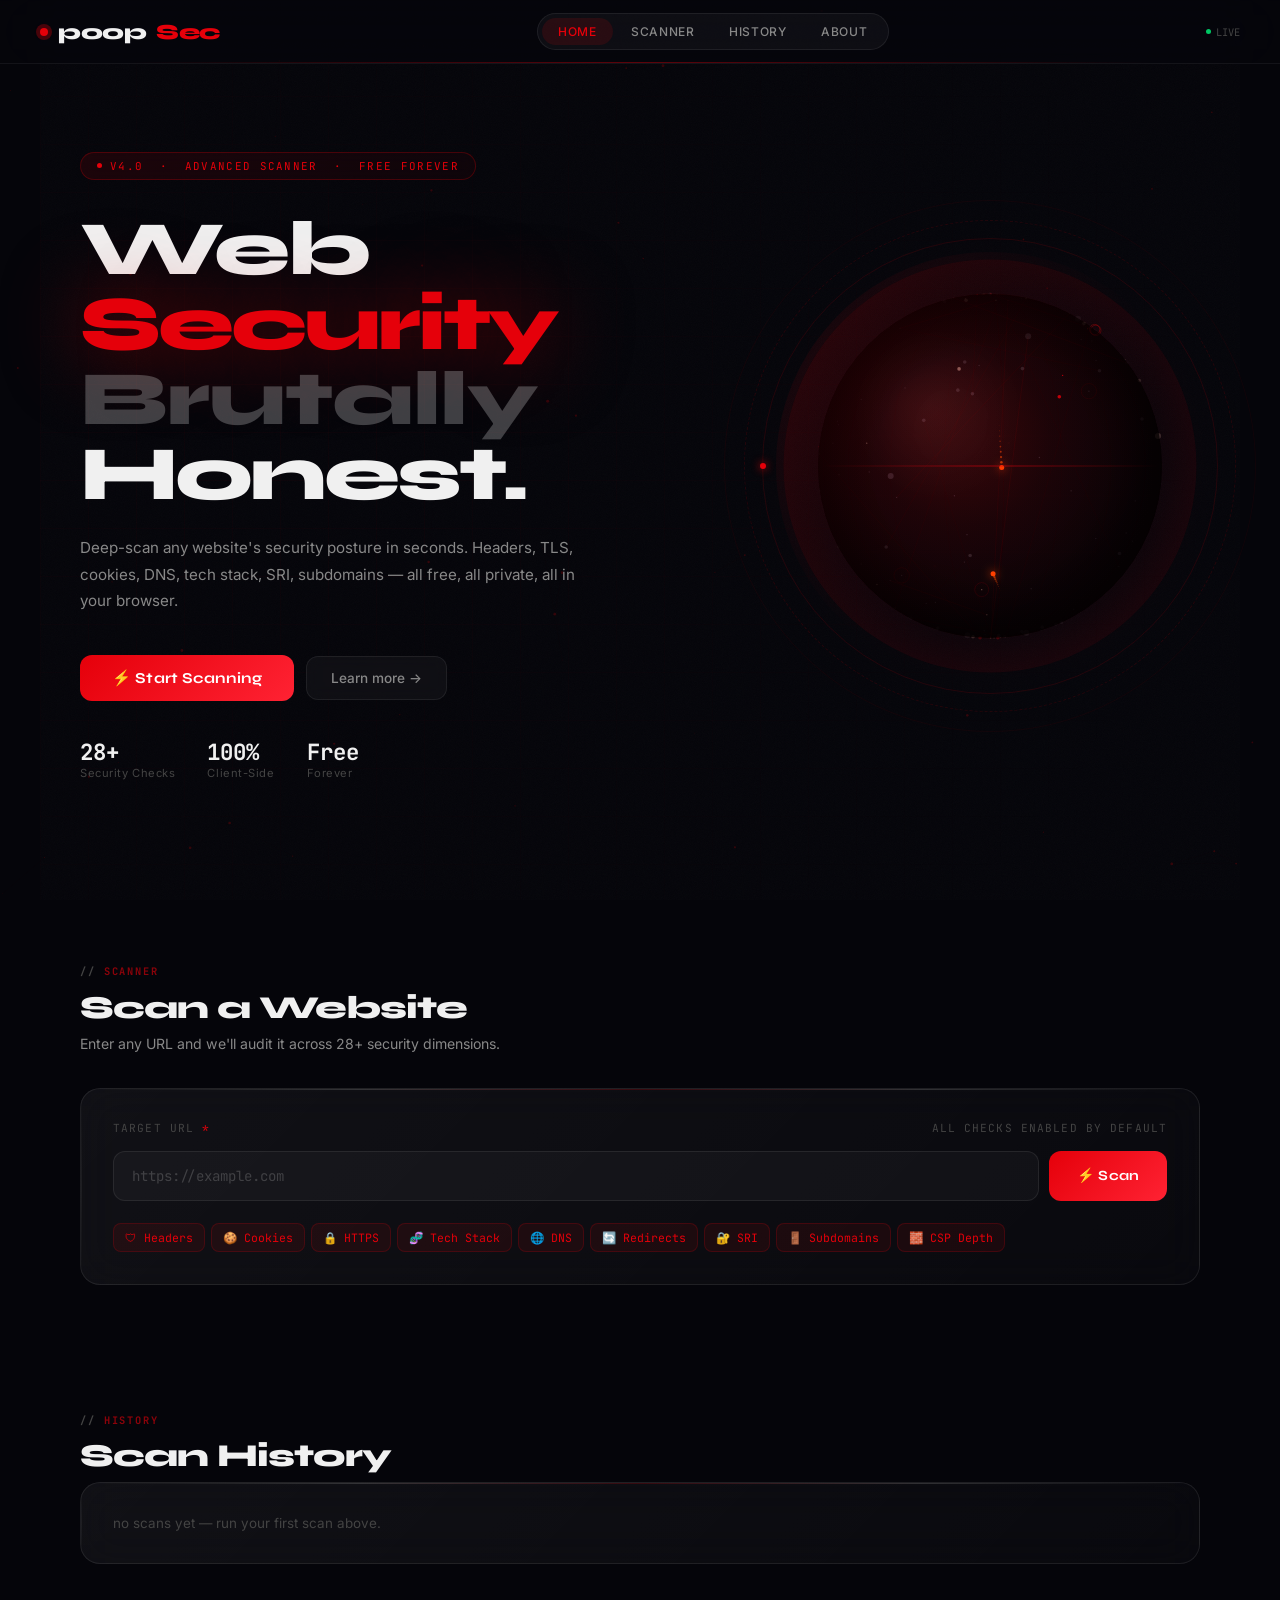
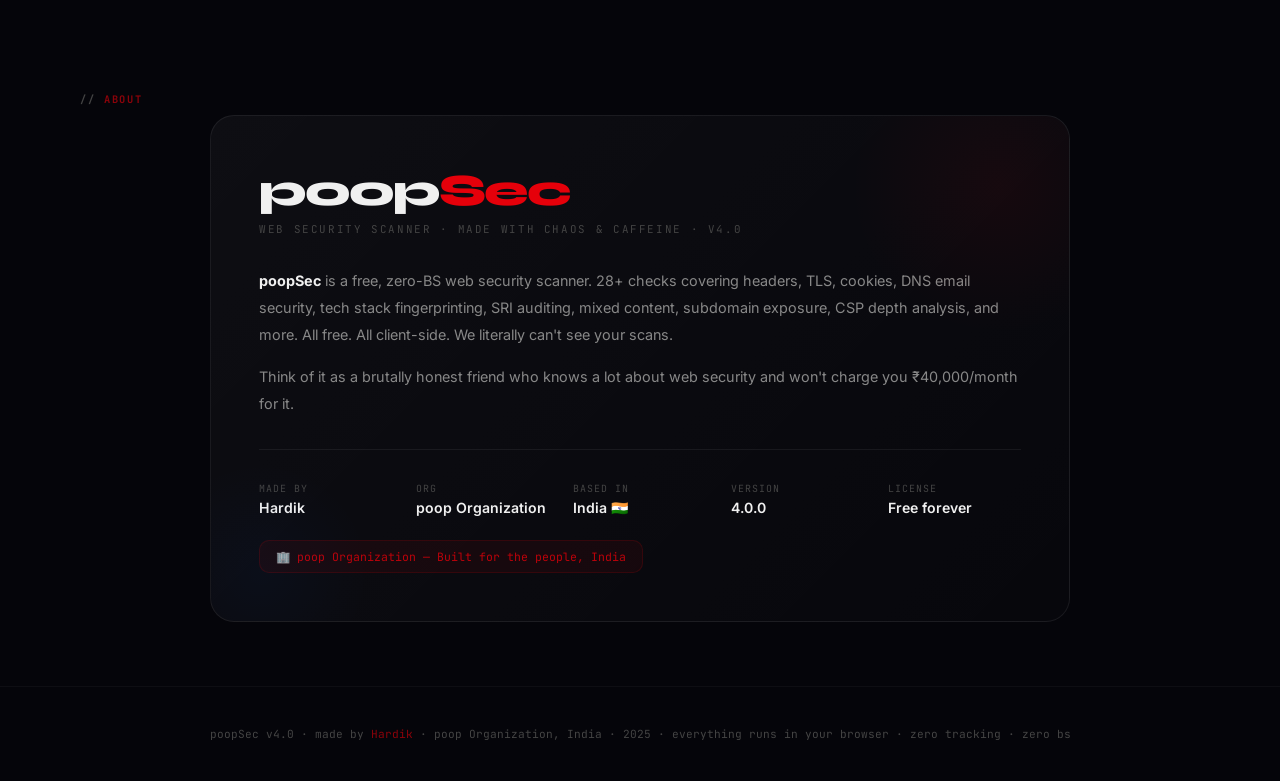
<file: OldV/poopSec_v4.html>
<!DOCTYPE html>
<html lang="en">
<head>
<meta charset="UTF-8">
<meta name="viewport" content="width=device-width,initial-scale=1">
<title>poopSec — Web Security Scanner</title>
<link rel="preconnect" href="https://fonts.googleapis.com">
<link href="https://fonts.googleapis.com/css2?family=JetBrains+Mono:wght@300;400;500;700&family=Syne:wght@400;600;700;800&family=Inter:wght@300;400;500;600&display=swap" rel="stylesheet">
<style>
*,*::before,*::after{box-sizing:border-box;margin:0;padding:0}
:root{
  --red:#e5000a;--red2:#ff2233;--red3:#ff0018;
  --white:#f0f0f0;--gray:#888;--dg:#444;
  --bg:#05050a;--s1:#0c0c14;--s2:#11111c;--s3:#161623;
  --bd:rgba(255,255,255,.07);--bdr:rgba(229,0,10,.18);
  --glass:rgba(255,255,255,.04);--glass2:rgba(255,255,255,.07);
  --glow:rgba(229,0,10,.6);
  --font-display:'Syne',sans-serif;
  --font-mono:'JetBrains Mono',monospace;
  --font-body:'Inter',sans-serif;
}
html{scroll-behavior:smooth}
body{background:var(--bg);color:var(--white);font-family:var(--font-body);min-height:100vh;overflow-x:hidden;}
::-webkit-scrollbar{width:2px}::-webkit-scrollbar-track{background:transparent}::-webkit-scrollbar-thumb{background:var(--red);border-radius:2px}

/* ── PARTICLE BG ── */
#particle-canvas{position:fixed;inset:0;z-index:0;pointer-events:none;opacity:.4}

/* ── GLASSMORPHISM NAV ── */
nav{
  position:fixed;top:0;left:0;right:0;z-index:500;
  height:64px;
  background:rgba(5,5,10,.6);
  backdrop-filter:blur(32px) saturate(180%);
  -webkit-backdrop-filter:blur(32px) saturate(180%);
  border-bottom:1px solid rgba(255,255,255,.06);
  display:flex;align-items:center;justify-content:space-between;
  padding:0 2.5rem;
}
nav::after{content:'';position:absolute;bottom:0;left:10%;right:10%;height:1px;background:linear-gradient(90deg,transparent,rgba(229,0,10,.4),transparent);}
.logo{font-family:var(--font-display);font-weight:800;font-size:1.35rem;letter-spacing:-0.5px;display:flex;align-items:center;gap:10px;position:relative;z-index:1;}
.logo-dot{width:8px;height:8px;border-radius:50%;background:var(--red);position:relative;flex-shrink:0;}
.logo-dot::after{content:'';position:absolute;inset:-4px;border-radius:50%;background:rgba(229,0,10,.3);animation:pulse-logo 2s ease infinite;}
@keyframes pulse-logo{0%,100%{transform:scale(1);opacity:.8}50%{transform:scale(1.8);opacity:0}}
.logo span{color:var(--red)}
.nav-center{display:flex;gap:2px;background:rgba(255,255,255,.04);border:1px solid var(--bd);border-radius:100px;padding:4px;}
.nav-btn{background:none;border:none;color:var(--gray);font-family:var(--font-body);font-size:.75rem;font-weight:500;letter-spacing:.06em;text-transform:uppercase;padding:6px 16px;border-radius:100px;cursor:pointer;transition:all .2s;}
.nav-btn:hover,.nav-btn.act{background:rgba(229,0,10,.12);color:var(--red);}
.nav-right{display:flex;align-items:center;gap:12px;}
.nav-stat{font-family:var(--font-mono);font-size:.65rem;color:var(--dg);display:flex;align-items:center;gap:5px;}
.nav-stat-dot{width:5px;height:5px;border-radius:50%;background:#00c864;animation:blink 1.4s step-end infinite;}
@keyframes blink{0%,100%{opacity:1}50%{opacity:0}}

/* ── HERO ── */
.hero{
  position:relative;z-index:1;
  min-height:100vh;
  display:grid;grid-template-columns:1fr 420px;
  align-items:center;gap:3rem;
  max-width:1200px;margin:0 auto;padding:80px 2.5rem 3rem;
}
.hero-noise{position:absolute;inset:0;opacity:.025;background-image:url("data:image/svg+xml,%3Csvg viewBox='0 0 256 256' xmlns='http://www.w3.org/2000/svg'%3E%3Cfilter id='n'%3E%3CfeTurbulence type='fractalNoise' baseFrequency='.9' numOctaves='4'/%3E%3C/filter%3E%3Crect width='100%25' height='100%25' filter='url(%23n)'/%3E%3C/svg%3E");background-size:200px;pointer-events:none;}
.hero-grid{position:absolute;inset:0;background-image:linear-gradient(rgba(229,0,10,.03) 1px,transparent 1px),linear-gradient(90deg,rgba(229,0,10,.03) 1px,transparent 1px);background-size:48px 48px;mask-image:radial-gradient(ellipse 80% 80% at 20% 50%,black,transparent);pointer-events:none;}
.hero-left{position:relative;z-index:1;}
.hero-badge{display:inline-flex;align-items:center;gap:8px;background:linear-gradient(135deg,rgba(229,0,10,.1),rgba(229,0,10,.04));border:1px solid rgba(229,0,10,.25);backdrop-filter:blur(8px);color:var(--red);padding:6px 16px;border-radius:100px;font-family:var(--font-mono);font-size:.68rem;margin-bottom:2rem;letter-spacing:.12em;text-transform:uppercase;}
.hero-badge::before{content:'';width:5px;height:5px;border-radius:50%;background:var(--red);animation:blink 1.2s step-end infinite;flex-shrink:0;}
.hero h1{font-family:var(--font-display);font-size:clamp(3rem,6vw,5.5rem);font-weight:800;line-height:.98;letter-spacing:-3px;margin-bottom:1.4rem;}
.hero h1 .red{color:var(--red);text-shadow:0 0 80px rgba(229,0,10,.5);}
.hero h1 .dim{color:rgba(240,240,240,.25);letter-spacing:-1px;}
.hero-sub{color:var(--gray);font-size:.95rem;line-height:1.75;max-width:500px;margin-bottom:2.5rem;font-weight:400;}
.hero-cta{display:flex;align-items:center;gap:12px;flex-wrap:wrap;}
.btn-primary{
  background:linear-gradient(135deg,var(--red),var(--red2));
  color:#fff;border:none;padding:14px 32px;border-radius:12px;
  font-family:var(--font-display);font-weight:700;font-size:.95rem;
  cursor:pointer;transition:all .25s;position:relative;overflow:hidden;
  letter-spacing:.01em;box-shadow:0 0 0 0 rgba(229,0,10,0);
}
.btn-primary::before{content:'';position:absolute;inset:0;background:linear-gradient(135deg,rgba(255,255,255,.15),transparent);opacity:0;transition:opacity .2s;}
.btn-primary:hover::before{opacity:1;}
.btn-primary:hover{transform:translateY(-2px);box-shadow:0 8px 40px rgba(229,0,10,.5),0 0 0 1px rgba(229,0,10,.3);}
.btn-primary:disabled{opacity:.4;cursor:not-allowed;transform:none;box-shadow:none;}
.btn-ghost{background:var(--glass);border:1px solid var(--bd);color:var(--gray);padding:13px 24px;border-radius:12px;font-size:.85rem;cursor:pointer;transition:all .2s;font-family:var(--font-body);font-weight:500;backdrop-filter:blur(8px);}
.btn-ghost:hover{background:var(--glass2);color:var(--white);border-color:rgba(255,255,255,.15);}
.hero-stats{display:flex;gap:2rem;margin-top:2.5rem;}
.hstat{display:flex;flex-direction:column;}
.hstat-n{font-family:var(--font-mono);font-size:1.4rem;font-weight:700;color:var(--white);line-height:1;}
.hstat-l{font-size:.7rem;color:var(--dg);margin-top:3px;letter-spacing:.05em;}

/* ── 3D GLOBE AREA ── */
.globe-scene{position:relative;width:420px;height:420px;flex-shrink:0;}
#globe-canvas{position:absolute;inset:0;border-radius:50%;display:block;}
.globe-rings-wrap{position:absolute;inset:0;pointer-events:none;}
.g-ring{position:absolute;border-radius:50%;border:1px solid rgba(229,0,10,.12);}
.g-ring-1{inset:-18px;animation:ring-spin 24s linear infinite;}
.g-ring-1::before{content:'';position:absolute;top:50%;left:-3px;width:6px;height:6px;margin-top:-3px;border-radius:50%;background:var(--red);box-shadow:0 0 8px var(--red);}
.g-ring-2{inset:-36px;border-style:dashed;animation:ring-spin 40s linear infinite reverse;}
.g-ring-3{inset:-56px;border-color:rgba(229,0,10,.05);animation:ring-spin 60s linear infinite;}
@keyframes ring-spin{to{transform:rotate(360deg)}}
.g-flare{position:absolute;inset:-4px;border-radius:50%;background:radial-gradient(ellipse at 30% 35%,rgba(229,0,10,.12),transparent 60%);pointer-events:none;}
.g-glow{position:absolute;inset:-30px;border-radius:50%;background:radial-gradient(circle,rgba(229,0,10,.06),transparent 70%);pointer-events:none;}
.g-scan-line{position:absolute;top:50%;left:10%;right:10%;height:1px;background:linear-gradient(90deg,transparent,rgba(229,0,10,.6),transparent);animation:scan 3s ease-in-out infinite;transform:translateY(-50%);}
@keyframes scan{0%,100%{top:20%;opacity:0}40%{opacity:1}50%{top:80%}60%{opacity:1}100%{opacity:0}}

/* ── SCANNER SECTION ── */
.section{position:relative;z-index:1;max-width:1200px;margin:0 auto;padding:4rem 2.5rem;}
.sec-eyebrow{font-family:var(--font-mono);font-size:.65rem;font-weight:700;letter-spacing:.18em;color:rgba(229,0,10,.6);text-transform:uppercase;margin-bottom:.6rem;display:flex;align-items:center;gap:8px;}
.sec-eyebrow::before{content:'//';color:var(--dg);}
.sec-title{font-family:var(--font-display);font-size:2rem;font-weight:800;letter-spacing:-1px;margin-bottom:.4rem;}
.sec-sub{color:var(--gray);font-size:.88rem;line-height:1.6;margin-bottom:2rem;}

/* glass card */
.glass-card{
  background:linear-gradient(135deg,rgba(255,255,255,.05),rgba(255,255,255,.02));
  border:1px solid rgba(255,255,255,.08);
  border-radius:20px;
  backdrop-filter:blur(20px);
  position:relative;overflow:hidden;
}
.glass-card::before{content:'';position:absolute;top:0;left:0;right:0;height:1px;background:linear-gradient(90deg,transparent,rgba(255,255,255,.15),rgba(229,0,10,.2),rgba(255,255,255,.15),transparent);}
.glass-card::after{content:'';position:absolute;top:0;left:0;bottom:0;width:1px;background:linear-gradient(180deg,transparent,rgba(255,255,255,.06),transparent);}
.gc-pad{padding:2rem;}

/* scanner input */
.scanner-wrap{padding:2rem;}
.scan-label-row{display:flex;align-items:center;justify-content:space-between;margin-bottom:1rem;}
.scan-label{font-family:var(--font-mono);font-size:.7rem;color:var(--dg);letter-spacing:.1em;text-transform:uppercase;}
.scan-label span{color:var(--red);}
.url-row{display:flex;gap:10px;margin-bottom:1.4rem;}
.url-inp{
  flex:1;min-width:0;
  background:rgba(255,255,255,.03);
  border:1px solid rgba(255,255,255,.08);
  border-radius:12px;padding:15px 18px;
  color:var(--white);font-family:var(--font-mono);font-size:.88rem;
  outline:none;transition:all .3s;
}
.url-inp:focus{border-color:rgba(229,0,10,.4);background:rgba(229,0,10,.04);box-shadow:0 0 0 4px rgba(229,0,10,.07),0 0 30px rgba(229,0,10,.06);}
.url-inp::placeholder{color:rgba(255,255,255,.18);}
#scan-btn{flex-shrink:0;padding:15px 28px;border-radius:12px;font-size:.88rem;}
.opts-row{display:flex;gap:6px;flex-wrap:wrap;}
.opt{
  display:flex;align-items:center;gap:5px;
  background:rgba(255,255,255,.03);border:1px solid rgba(255,255,255,.07);
  border-radius:8px;padding:6px 11px;cursor:pointer;
  color:var(--dg);font-size:.72rem;transition:all .2s;user-select:none;
  font-family:var(--font-mono);
}
.opt.on{background:rgba(229,0,10,.08);border-color:rgba(229,0,10,.2);color:var(--red);}
.opt input{display:none;}

/* ── LOADING ── */
#load{display:none;padding:3rem 0;text-align:center;position:relative;}
.load-globe{width:80px;height:80px;margin:0 auto 1.5rem;position:relative;}
.load-globe-inner{width:80px;height:80px;border-radius:50%;border:1.5px solid rgba(229,0,10,.15);}
.load-globe-inner::before{content:'';position:absolute;inset:8px;border-radius:50%;border:1.5px solid rgba(229,0,10,.25);animation:spin .9s linear infinite;}
.load-globe-inner::after{content:'';position:absolute;inset:20px;border-radius:50%;border:1.5px solid rgba(229,0,10,.45);animation:spin .5s linear infinite reverse;}
@keyframes spin{to{transform:rotate(360deg)}}
.load-dot{position:absolute;top:50%;left:50%;width:8px;height:8px;border-radius:50%;background:var(--red);transform:translate(-50%,-50%);box-shadow:0 0 12px var(--red);}
.load-msg{font-family:var(--font-mono);color:var(--red);font-size:.82rem;margin-bottom:1.2rem;min-height:1.2em;}
.prog-track{height:2px;background:rgba(255,255,255,.05);border-radius:2px;max-width:360px;margin:0 auto 1rem;overflow:hidden;}
.prog-fill{height:100%;background:linear-gradient(90deg,var(--red),var(--red2));border-radius:2px;width:0%;transition:width .4s ease;box-shadow:0 0 8px var(--red);}
.load-steps{display:flex;flex-direction:column;gap:4px;max-width:360px;margin:0 auto;}
.ls{display:flex;align-items:center;gap:8px;font-size:.72rem;color:var(--dg);font-family:var(--font-mono);transition:color .3s;}
.ls.done{color:rgba(255,255,255,.4)}.ls.act{color:var(--red)}
.ls-ic{width:14px;text-align:center;font-size:.65rem;}

/* ── RESULTS ── */
#res{display:none;}
.score-panel{
  background:linear-gradient(135deg,rgba(229,0,10,.06),rgba(255,255,255,.02),rgba(5,5,10,.8));
  border:1px solid rgba(255,255,255,.08);border-radius:20px;
  padding:2.5rem;display:flex;align-items:center;gap:3rem;flex-wrap:wrap;
  margin-bottom:1.5rem;position:relative;overflow:hidden;
}
.score-panel::before{content:'';position:absolute;top:0;left:0;right:0;height:1px;background:linear-gradient(90deg,transparent,rgba(229,0,10,.4),transparent);}
.sp-glow{position:absolute;left:-60px;top:-60px;width:220px;height:220px;border-radius:50%;background:radial-gradient(circle,rgba(229,0,10,.1),transparent 70%);pointer-events:none;}

/* score ring */
.score-ring-wrap{position:relative;width:140px;height:140px;flex-shrink:0;}
.score-ring-wrap svg{transform:rotate(-90deg);}
.sr-bg{fill:none;stroke:rgba(255,255,255,.05);stroke-width:8;}
.sr-fill{fill:none;stroke-width:8;stroke-linecap:round;transition:stroke-dashoffset 1.6s cubic-bezier(.4,0,.2,1);}
.sr-center{position:absolute;inset:0;display:flex;flex-direction:column;align-items:center;justify-content:center;gap:2px;}
.sr-num{font-family:var(--font-mono);font-size:2.2rem;font-weight:700;line-height:1;}
.sr-lbl{font-size:.6rem;color:var(--dg);letter-spacing:.1em;text-transform:uppercase;}
.grade-letter{font-family:var(--font-display);font-size:5rem;font-weight:800;line-height:1;letter-spacing:-4px;}
.score-info{flex:1;min-width:200px;}
.score-info h2{font-family:var(--font-display);font-size:1.6rem;font-weight:700;margin-bottom:.3rem;letter-spacing:-0.5px;}
.score-info p{color:var(--gray);font-size:.85rem;line-height:1.65;margin-bottom:1rem;}
.pills{display:flex;gap:6px;flex-wrap:wrap;}
.pill{padding:4px 12px;border-radius:100px;font-size:.68rem;font-weight:700;letter-spacing:.03em;}
.p-c{background:rgba(229,0,10,.12);color:#ff5555;border:1px solid rgba(229,0,10,.3);}
.p-h{background:rgba(255,100,0,.1);color:#ff7733;border:1px solid rgba(255,100,0,.25);}
.p-m{background:rgba(255,200,0,.08);color:#ffc400;border:1px solid rgba(255,200,0,.2);}
.p-l{background:rgba(0,200,100,.06);color:#00cc77;border:1px solid rgba(0,200,100,.15);}
.p-p{background:rgba(0,180,80,.06);color:#00b455;border:1px solid rgba(0,180,80,.15);}

/* action row */
.action-row{display:flex;gap:8px;flex-wrap:wrap;margin-bottom:1.5rem;}
.btn-sec{
  background:rgba(255,255,255,.04);border:1px solid rgba(255,255,255,.08);
  color:var(--gray);padding:9px 18px;border-radius:10px;
  font-size:.75rem;cursor:pointer;font-family:var(--font-body);font-weight:500;
  transition:all .2s;display:flex;align-items:center;gap:6px;
  backdrop-filter:blur(8px);
}
.btn-sec:hover{background:rgba(255,255,255,.08);color:var(--white);border-color:rgba(255,255,255,.15);}

/* stat grid */
.stat-grid{display:grid;grid-template-columns:repeat(auto-fit,minmax(130px,1fr));gap:10px;margin-bottom:1.5rem;}
.stat-c{
  background:linear-gradient(135deg,rgba(255,255,255,.04),rgba(255,255,255,.01));
  border:1px solid rgba(255,255,255,.07);border-radius:14px;padding:1.2rem;
  position:relative;overflow:hidden;
}
.stat-c::before{content:'';position:absolute;top:0;left:0;right:0;height:2px;}
.sc-r::before{background:linear-gradient(90deg,var(--red),transparent);}
.sc-o::before{background:linear-gradient(90deg,#ff6600,transparent);}
.sc-y::before{background:linear-gradient(90deg,#ffc400,transparent);}
.sc-g::before{background:linear-gradient(90deg,#00c864,transparent);}
.stat-n{font-family:var(--font-mono);font-size:2rem;font-weight:700;line-height:1;margin-bottom:4px;}
.stat-d{font-size:.7rem;color:var(--dg);letter-spacing:.04em;}

/* chart */
.chart-card{background:rgba(255,255,255,.025);border:1px solid rgba(255,255,255,.06);border-radius:14px;padding:1.5rem;margin-bottom:1.5rem;}
.chart-title{font-family:var(--font-mono);font-size:.65rem;letter-spacing:.1em;color:var(--dg);text-transform:uppercase;margin-bottom:1.2rem;}
.bar-row{display:flex;align-items:center;gap:10px;margin-bottom:8px;}
.bar-lbl{font-size:.68rem;color:var(--gray);font-family:var(--font-mono);width:70px;text-align:right;flex-shrink:0;}
.bar-track{flex:1;height:6px;background:rgba(255,255,255,.04);border-radius:3px;overflow:hidden;}
.bar-fill{height:100%;border-radius:3px;transition:width 1.1s cubic-bezier(.4,0,.2,1);}
.bar-val{font-family:var(--font-mono);font-size:.68rem;color:var(--gray);width:20px;}

/* tabs */
.tabs{display:flex;gap:2px;border-bottom:1px solid rgba(255,255,255,.06);margin-bottom:1.5rem;overflow-x:auto;scrollbar-width:none;}
.tabs::-webkit-scrollbar{display:none}
.tab{background:none;border:none;border-bottom:2px solid transparent;color:var(--dg);font-size:.75rem;font-weight:500;padding:10px 18px;cursor:pointer;font-family:var(--font-body);white-space:nowrap;transition:all .2s;}
.tab:hover{color:var(--gray);}
.tab.act{color:var(--red);border-bottom-color:var(--red);}
.tc{display:none}.tc.act{display:block}

/* findings */
.findings{display:flex;flex-direction:column;gap:8px;}
.fnd{
  background:rgba(255,255,255,.025);border:1px solid rgba(255,255,255,.06);
  border-radius:12px;overflow:hidden;cursor:pointer;transition:all .2s;
}
.fnd:hover{border-color:rgba(255,255,255,.12);background:rgba(255,255,255,.035);}
.fnd.open{border-color:rgba(229,0,10,.15);}
.fnd.open .fb{display:block}
.fnd.open .chev{transform:rotate(180deg)}
.fh{display:flex;align-items:center;gap:10px;padding:13px 16px;}
.sev-dot{width:8px;height:8px;border-radius:50%;flex-shrink:0;}
.sd-c{background:#e5000a;box-shadow:0 0 8px rgba(229,0,10,.8);}
.sd-h{background:#ff6600;box-shadow:0 0 8px rgba(255,100,0,.8);}
.sd-m{background:#ffc400;}
.sd-l{background:#00c864;}
.sd-i{background:var(--dg);}
.sd-p{background:#00b450;box-shadow:0 0 6px rgba(0,180,80,.6);}
.ft{flex:1;font-size:.84rem;font-weight:500;}
.sev-badge{font-size:.62rem;font-weight:700;letter-spacing:.08em;font-family:var(--font-mono);padding:3px 8px;border-radius:5px;}
.sb-c{background:rgba(229,0,10,.12);color:#ff5555;}
.sb-h{background:rgba(255,100,0,.1);color:#ff7733;}
.sb-m{background:rgba(255,200,0,.1);color:#ffc400;}
.sb-l{background:rgba(0,200,100,.08);color:#00cc77;}
.sb-i{background:rgba(100,100,100,.1);color:#777;}
.sb-p{background:rgba(0,180,80,.08);color:#00b455;}
.chev{color:var(--dg);transition:transform .25s;flex-shrink:0;font-size:.8rem;}
.fb{display:none;padding:0 16px 16px;border-top:1px solid rgba(255,255,255,.05);padding-top:12px;}
.fd{font-size:.81rem;color:var(--gray);line-height:1.65;margin-bottom:.9rem;}
.fl-label{font-size:.62rem;font-weight:700;letter-spacing:.1em;color:var(--dg);font-family:var(--font-mono);margin-bottom:5px;text-transform:uppercase;}
.fval{font-family:var(--font-mono);font-size:.72rem;background:rgba(255,255,255,.03);border:1px solid rgba(255,255,255,.06);border-radius:6px;padding:8px 11px;color:rgba(240,240,240,.8);word-break:break-all;line-height:1.5;margin-bottom:.8rem;}
.ffix{font-size:.8rem;color:var(--gray);line-height:1.65;background:rgba(0,200,100,.03);border:1px solid rgba(0,200,100,.1);border-radius:8px;padding:11px 14px;}
.ffix strong{color:#00c864;font-weight:600;}
code{font-family:var(--font-mono);background:rgba(255,255,255,.08);padding:1px 5px;border-radius:3px;font-size:.83em;color:rgba(240,240,240,.9);}

/* ── TECH STACK (Rich) ── */
.tech-header-row{display:grid;grid-template-columns:1fr 1fr;gap:1rem;margin-bottom:1.2rem;}
.tech-big-card{background:linear-gradient(135deg,rgba(229,0,10,.07),rgba(255,255,255,.02));border:1px solid rgba(229,0,10,.15);border-radius:16px;padding:1.5rem;position:relative;overflow:hidden;}
.tech-big-card::before{content:'';position:absolute;top:-30px;right:-30px;width:100px;height:100px;border-radius:50%;background:radial-gradient(circle,rgba(229,0,10,.1),transparent 70%);}
.tbc-label{font-family:var(--font-mono);font-size:.62rem;letter-spacing:.12em;color:rgba(229,0,10,.6);text-transform:uppercase;margin-bottom:.5rem;}
.tbc-val{font-family:var(--font-display);font-size:1.4rem;font-weight:700;color:var(--white);line-height:1.2;}
.tbc-sub{font-size:.72rem;color:var(--dg);margin-top:.3rem;}
.tech-grid{display:grid;grid-template-columns:repeat(auto-fill,minmax(190px,1fr));gap:8px;margin-top:1rem;}
.tech-item{
  background:rgba(255,255,255,.03);border:1px solid rgba(255,255,255,.07);
  border-radius:12px;padding:12px 14px;display:flex;align-items:center;gap:12px;
  transition:all .2s;
}
.tech-item:hover{background:rgba(255,255,255,.055);border-color:rgba(255,255,255,.12);}
.tech-icon-wrap{width:36px;height:36px;border-radius:10px;display:flex;align-items:center;justify-content:center;font-size:1.1rem;flex-shrink:0;border:1px solid rgba(255,255,255,.06);}
.tech-name{font-size:.8rem;font-weight:600;color:var(--white);}
.tech-cat{font-size:.65rem;color:var(--dg);margin-top:2px;}
.tech-confidence{display:flex;align-items:center;gap:4px;margin-top:4px;}
.tc-bar{flex:1;height:3px;background:rgba(255,255,255,.06);border-radius:2px;overflow:hidden;}
.tc-fill{height:100%;border-radius:2px;background:linear-gradient(90deg,var(--red),var(--red2));}
.tc-pct{font-family:var(--font-mono);font-size:.58rem;color:var(--dg);}

/* ── COOKIES ── */
.ctable{width:100%;border-collapse:collapse;font-size:.76rem;font-family:var(--font-mono);}
.ctable th{text-align:left;padding:9px 12px;border-bottom:1px solid rgba(255,255,255,.06);color:var(--dg);font-size:.63rem;letter-spacing:.1em;text-transform:uppercase;}
.ctable td{padding:9px 12px;border-bottom:1px solid rgba(255,255,255,.04);color:var(--gray);word-break:break-all;}
.ctable tr:last-child td{border-bottom:none}
.ct-n{color:var(--white)!important;font-weight:500;}
.ct-ok{color:#00b455!important}.ct-bad{color:#ff5555!important}.ct-miss{color:var(--dg)!important}

/* ── DNS ── */
.dns-row{display:flex;align-items:flex-start;gap:12px;padding:14px 0;border-bottom:1px solid rgba(255,255,255,.04);}
.dns-row:last-child{border-bottom:none}
.dns-icon{width:32px;height:32px;border-radius:8px;display:flex;align-items:center;justify-content:center;font-size:.85rem;flex-shrink:0;background:rgba(255,255,255,.04);border:1px solid rgba(255,255,255,.06);}
.dns-info{flex:1;min-width:0;}
.dns-name{font-family:var(--font-mono);font-size:.78rem;font-weight:600;color:var(--white);margin-bottom:3px;}
.dns-val{font-family:var(--font-mono);font-size:.7rem;color:var(--gray);word-break:break-all;line-height:1.5;}
.dns-badge{font-size:.62rem;font-weight:700;padding:3px 9px;border-radius:5px;flex-shrink:0;letter-spacing:.06em;text-transform:uppercase;}
.db-ok{background:rgba(0,180,80,.1);color:#00b455}
.db-bad{background:rgba(229,0,10,.1);color:#ff5555}
.db-na{background:rgba(100,100,100,.08);color:#666}

/* ── AUTO-FIX ── */
.fix-section{margin-bottom:1.2rem;}
.fix-header{display:flex;align-items:center;justify-content:space-between;margin-bottom:.6rem;}
.fix-title{font-family:var(--font-mono);font-size:.75rem;font-weight:600;color:var(--white);display:flex;align-items:center;gap:8px;}
.fix-pill{font-size:.58rem;background:rgba(229,0,10,.1);color:var(--red);border-radius:4px;padding:2px 6px;letter-spacing:.06em;}
.fix-code{font-family:var(--font-mono);font-size:.72rem;background:rgba(0,0,0,.4);border:1px solid rgba(255,255,255,.06);border-radius:10px;padding:14px 16px;color:#88cc88;line-height:1.75;white-space:pre;overflow-x:auto;}

/* ── HISTORY ── */
.hist-list{display:flex;flex-direction:column;gap:8px;}
.hist-item{
  background:rgba(255,255,255,.025);border:1px solid rgba(255,255,255,.06);
  border-radius:12px;padding:14px 18px;display:flex;align-items:center;gap:14px;
  cursor:pointer;transition:all .2s;
}
.hist-item:hover{background:rgba(255,255,255,.04);border-color:rgba(255,255,255,.1);}
.hist-grade{width:40px;height:40px;border-radius:10px;display:flex;align-items:center;justify-content:center;font-family:var(--font-display);font-weight:800;font-size:1.1rem;flex-shrink:0;}
.hist-url{font-size:.83rem;font-weight:500;color:var(--white);overflow:hidden;text-overflow:ellipsis;white-space:nowrap;}
.hist-meta{font-size:.68rem;color:var(--dg);font-family:var(--font-mono);margin-top:3px;}
.hist-score{font-family:var(--font-mono);font-size:1.1rem;font-weight:700;flex-shrink:0;}

/* ── ABOUT ── */
.about-wrap{
  background:linear-gradient(135deg,rgba(255,255,255,.04),rgba(255,255,255,.01));
  border:1px solid rgba(255,255,255,.07);border-radius:24px;
  padding:3rem;max-width:860px;margin:0 auto;position:relative;overflow:hidden;
}
.about-wrap::before{content:'';position:absolute;top:-80px;right:-80px;width:300px;height:300px;border-radius:50%;background:radial-gradient(circle,rgba(229,0,10,.06),transparent 70%);pointer-events:none;}
.about-wrap::after{content:'';position:absolute;bottom:-60px;left:-60px;width:220px;height:220px;border-radius:50%;background:radial-gradient(circle,rgba(0,100,255,.04),transparent 70%);pointer-events:none;}
.alogo{font-family:var(--font-display);font-size:2.8rem;font-weight:800;letter-spacing:-2px;margin-bottom:.3rem;}
.alogo em{color:var(--red);font-style:normal;}
.atag{font-family:var(--font-mono);font-size:.68rem;color:var(--dg);letter-spacing:.15em;text-transform:uppercase;margin-bottom:2rem;}
.atext{color:var(--gray);line-height:1.85;font-size:.9rem;margin-bottom:1rem;}
.atext strong{color:var(--white);}
.adiv{border:none;border-top:1px solid rgba(255,255,255,.06);margin:2rem 0;}
.ameta{display:grid;grid-template-columns:repeat(auto-fit,minmax(120px,1fr));gap:1.5rem;}
.am-l{font-size:.62rem;color:var(--dg);font-family:var(--font-mono);letter-spacing:.1em;margin-bottom:4px;text-transform:uppercase;}
.am-v{font-size:.88rem;font-weight:600;color:var(--white);}
.aorg{display:inline-flex;align-items:center;gap:6px;margin-top:1.5rem;background:rgba(229,0,10,.06);border:1px solid rgba(229,0,10,.15);padding:8px 16px;border-radius:10px;font-family:var(--font-mono);font-size:.72rem;color:rgba(229,0,10,.8);}

/* ── MISC ── */
.err-box{background:rgba(229,0,10,.05);border:1px solid rgba(229,0,10,.2);border-radius:10px;padding:1rem 1.2rem;color:#ff8888;font-size:.82rem;display:flex;gap:9px;align-items:flex-start;margin-bottom:1rem;}
footer{position:relative;z-index:1;text-align:center;padding:2.5rem 2rem;border-top:1px solid rgba(255,255,255,.04);font-size:.7rem;color:var(--dg);font-family:var(--font-mono);}
footer a{color:rgba(229,0,10,.6);text-decoration:none;}
.fade-in{animation:fadein .5s ease forwards;}
@keyframes fadein{from{opacity:0;transform:translateY(16px)}to{opacity:1;transform:translateY(0)}}
.divider{border:none;border-top:1px solid rgba(255,255,255,.04);margin:2rem 0;}

/* responsive */
@media(max-width:900px){
  .hero{grid-template-columns:1fr;padding-top:90px;}
  .globe-scene{width:280px;height:280px;margin:0 auto;}
  .tech-header-row{grid-template-columns:1fr;}
  nav{padding:0 1.2rem;}
  .hero{padding:80px 1.5rem 2rem;}
  .section{padding:3rem 1.5rem;}
}
</style>
</head>
<body>

<!-- Background particle canvas -->
<canvas id="particle-canvas"></canvas>

<!-- GLASSMORPHISM NAV -->
<nav>
  <div class="logo">
    <div class="logo-dot"></div>
    poop<span>Sec</span>
  </div>
  <div class="nav-center">
    <button class="nav-btn act" onclick="gs('hero')">Home</button>
    <button class="nav-btn" onclick="gs('scan-sec')">Scanner</button>
    <button class="nav-btn" onclick="gs('hist-sec')">History</button>
    <button class="nav-btn" onclick="gs('about-sec')">About</button>
  </div>
  <div class="nav-right">
    <div class="nav-stat"><div class="nav-stat-dot"></div> LIVE</div>
  </div>
</nav>

<!-- HERO -->
<div class="hero" id="hero">
  <div class="hero-noise"></div>
  <div class="hero-grid"></div>
  <div class="hero-left">
    <div class="hero-badge">v4.0 &nbsp;·&nbsp; advanced scanner &nbsp;·&nbsp; free forever</div>
    <h1>
      Web <span class="red">Security</span><br>
      <span class="dim">Brutally</span> Honest.
    </h1>
    <p class="hero-sub">Deep-scan any website's security posture in seconds. Headers, TLS, cookies, DNS, tech stack, SRI, subdomains — all free, all private, all in your browser.</p>
    <div class="hero-cta">
      <button class="btn-primary" onclick="gs('scan-sec')">⚡ Start Scanning</button>
      <button class="btn-ghost" onclick="gs('about-sec')">Learn more →</button>
    </div>
    <div class="hero-stats">
      <div class="hstat"><div class="hstat-n">28+</div><div class="hstat-l">Security Checks</div></div>
      <div class="hstat"><div class="hstat-n">100%</div><div class="hstat-l">Client-Side</div></div>
      <div class="hstat"><div class="hstat-n">Free</div><div class="hstat-l">Forever</div></div>
    </div>
  </div>
  <div class="globe-scene">
    <canvas id="globe-canvas" width="420" height="420"></canvas>
    <div class="globe-rings-wrap">
      <div class="g-ring g-ring-1"></div>
      <div class="g-ring g-ring-2"></div>
      <div class="g-ring g-ring-3"></div>
    </div>
    <div class="g-flare"></div>
    <div class="g-glow"></div>
    <div class="g-scan-line"></div>
  </div>
</div>

<!-- SCANNER -->
<div class="section" id="scan-sec">
  <div class="sec-eyebrow">scanner</div>
  <div class="sec-title">Scan a Website</div>
  <div class="sec-sub">Enter any URL and we'll audit it across 28+ security dimensions.</div>

  <div class="glass-card">
    <div class="scanner-wrap">
      <div id="err-wrap"></div>
      <div class="scan-label-row">
        <div class="scan-label">Target URL <span>*</span></div>
        <div class="scan-label" style="color:var(--dg)">All checks enabled by default</div>
      </div>
      <div class="url-row">
        <input class="url-inp" id="url-in" type="url" placeholder="https://example.com" autocomplete="off" spellcheck="false">
        <button class="btn-primary" id="scan-btn" onclick="startScan()">⚡ Scan</button>
      </div>
      <div class="opts-row" id="opts-row">
        <label class="opt on" onclick="tog(this)" id="opt-headers"><input type="checkbox" checked>🛡 Headers</label>
        <label class="opt on" onclick="tog(this)" id="opt-cookies"><input type="checkbox" checked>🍪 Cookies</label>
        <label class="opt on" onclick="tog(this)" id="opt-https"><input type="checkbox" checked>🔒 HTTPS</label>
        <label class="opt on" onclick="tog(this)" id="opt-techid"><input type="checkbox" checked>🧬 Tech Stack</label>
        <label class="opt on" onclick="tog(this)" id="opt-dns"><input type="checkbox" checked>🌐 DNS</label>
        <label class="opt on" onclick="tog(this)" id="opt-redirect"><input type="checkbox" checked>🔄 Redirects</label>
        <label class="opt on" onclick="tog(this)" id="opt-sri"><input type="checkbox" checked>🔐 SRI</label>
        <label class="opt on" onclick="tog(this)" id="opt-ports"><input type="checkbox" checked>🚪 Subdomains</label>
        <label class="opt on" onclick="tog(this)" id="opt-csp"><input type="checkbox" checked>🧱 CSP Depth</label>
      </div>
    </div>
  </div>

  <div id="load">
    <div class="load-globe">
      <div class="load-globe-inner"></div>
      <div class="load-dot"></div>
    </div>
    <div class="load-msg" id="lmsg">initializing scanner...</div>
    <div class="prog-track"><div class="prog-fill" id="prog"></div></div>
    <div class="load-steps" id="lsteps"></div>
  </div>

  <div id="res"></div>
</div>

<!-- HISTORY -->
<div class="section" id="hist-sec">
  <div class="sec-eyebrow">history</div>
  <div class="sec-title">Scan History</div>
  <div class="glass-card gc-pad" id="hist-wrap">
    <p style="color:var(--dg);font-size:.84rem;">no scans yet — run your first scan above.</p>
  </div>
</div>

<!-- ABOUT -->
<div class="section" id="about-sec">
  <div class="sec-eyebrow">about</div>
  <div class="about-wrap">
    <div class="alogo">poop<em>Sec</em></div>
    <div class="atag">Web Security Scanner · Made with chaos &amp; caffeine · v4.0</div>
    <p class="atext"><strong>poopSec</strong> is a free, zero-BS web security scanner. 28+ checks covering headers, TLS, cookies, DNS email security, tech stack fingerprinting, SRI auditing, mixed content, subdomain exposure, CSP depth analysis, and more. All free. All client-side. We literally can't see your scans.</p>
    <p class="atext">Think of it as a brutally honest friend who knows a lot about web security and won't charge you ₹40,000/month for it.</p>
    <hr class="adiv">
    <div class="ameta">
      <div><div class="am-l">Made by</div><div class="am-v">Hardik</div></div>
      <div><div class="am-l">Org</div><div class="am-v">poop Organization</div></div>
      <div><div class="am-l">Based in</div><div class="am-v">India 🇮🇳</div></div>
      <div><div class="am-l">Version</div><div class="am-v">4.0.0</div></div>
      <div><div class="am-l">License</div><div class="am-v">Free forever</div></div>
    </div>
    <div class="aorg">🏢 poop Organization — Built for the people, India</div>
  </div>
</div>

<footer>
  <p>poopSec v4.0 · made by <a href="#">Hardik</a> · poop Organization, India · 2025 · everything runs in your browser · zero tracking · zero bs</p>
</footer>

<script>
// ═══════════════════════════════════════════════════
//  BACKGROUND PARTICLES
// ═══════════════════════════════════════════════════
(function(){
  const cv=document.getElementById('particle-canvas');
  const ctx=cv.getContext('2d');
  let W,H,pts=[];
  function resize(){W=cv.width=innerWidth;H=cv.height=innerHeight;}
  resize();window.addEventListener('resize',resize);
  for(let i=0;i<60;i++)pts.push({x:Math.random()*innerWidth,y:Math.random()*innerHeight,vx:(Math.random()-.5)*.3,vy:(Math.random()-.5)*.3,r:Math.random()*1.2+.3});
  function draw(){
    ctx.clearRect(0,0,W,H);
    pts.forEach(p=>{
      p.x+=p.vx;p.y+=p.vy;
      if(p.x<0)p.x=W;if(p.x>W)p.x=0;
      if(p.y<0)p.y=H;if(p.y>H)p.y=0;
      ctx.beginPath();ctx.arc(p.x,p.y,p.r,0,Math.PI*2);
      ctx.fillStyle='rgba(229,0,10,.5)';ctx.fill();
    });
    pts.forEach((a,i)=>pts.slice(i+1).forEach(b=>{
      const d=Math.hypot(a.x-b.x,a.y-b.y);
      if(d<120){ctx.beginPath();ctx.moveTo(a.x,a.y);ctx.lineTo(b.x,b.y);ctx.strokeStyle=`rgba(229,0,10,${.12*(1-d/120)})`;ctx.lineWidth=.5;ctx.stroke();}
    }));
    requestAnimationFrame(draw);
  }
  draw();
})();

// ═══════════════════════════════════════════════════
//  3D GLOBE — advanced with attack particles, heatmap
// ═══════════════════════════════════════════════════
(function(){
  const cv=document.getElementById('globe-canvas');
  const ctx=cv.getContext('2d');
  const W=420,R=172,cx=210,cy=210;
  let rot=0,tiltY=0.18;
  let nodes=[],conns=[],attacks=[];

  // Generate nodes with lat/lng weighted toward land masses
  for(let i=0;i<180;i++){
    const lat=(Math.random()-.5)*Math.PI;
    const lng=Math.random()*Math.PI*2;
    nodes.push({
      lat,lng,
      size:Math.random()>.94?3:Math.random()>.75?1.8:.7,
      col:Math.random()>.96?'hot':Math.random()>.82?'bright':'dim',
      pulse:Math.random()>.96,
      pulsePhase:Math.random()*Math.PI*2,
      city:Math.random()>.95
    });
  }
  // connections between random nearby nodes
  for(let i=0;i<28;i++){
    const a=Math.floor(Math.random()*nodes.length);
    const b=Math.floor(Math.random()*nodes.length);
    conns.push({a,b,alpha:Math.random()*.5+.1,life:Math.random()});
  }
  // attack packet animations
  function spawnAttack(){
    const src=Math.floor(Math.random()*nodes.length);
    const dst=Math.floor(Math.random()*nodes.length);
    attacks.push({src,dst,t:0,speed:.008+Math.random()*.012,trail:[]});
  }
  for(let i=0;i<6;i++)spawnAttack();

  function project(lat,lng){
    // apply tilt
    const tLat=lat*Math.cos(tiltY)-Math.cos(lat)*Math.sin(lng+rot)*Math.sin(tiltY);
    const x=R*Math.cos(lat)*Math.sin(lng+rot);
    const y=R*Math.sin(lat);
    const z=R*Math.cos(lat)*Math.cos(lng+rot);
    return{x:cx+x,y:cy-y,z,visible:z>-30};
  }

  let frame=0;
  function draw(){
    frame++;
    ctx.clearRect(0,0,W,W);

    // atmospheric glow
    const atm=ctx.createRadialGradient(cx,cy,R*.6,cx,cy,R*1.2);
    atm.addColorStop(0,'rgba(229,0,10,.00)');
    atm.addColorStop(.7,'rgba(229,0,10,.03)');
    atm.addColorStop(1,'rgba(229,0,10,.08)');
    ctx.beginPath();ctx.arc(cx,cy,R*1.2,0,Math.PI*2);
    ctx.fillStyle=atm;ctx.fill();

    // base sphere
    const sph=ctx.createRadialGradient(cx-R*.3,cy-R*.3,0,cx,cy,R);
    sph.addColorStop(0,'rgba(40,10,12,.7)');
    sph.addColorStop(.5,'rgba(10,5,8,.85)');
    sph.addColorStop(1,'rgba(2,2,6,.97)');
    ctx.beginPath();ctx.arc(cx,cy,R,0,Math.PI*2);
    ctx.fillStyle=sph;ctx.fill();

    // latitude lines
    for(let lat=-Math.PI/2;lat<=Math.PI/2;lat+=Math.PI/9){
      ctx.beginPath();let first=true;
      for(let lng=0;lng<=Math.PI*2+.05;lng+=.04){
        const p=project(lat,lng);
        if(p.visible){first?ctx.moveTo(p.x,p.y):ctx.lineTo(p.x,p.y);first=false;}
        else first=true;
      }
      ctx.strokeStyle=`rgba(229,0,10,${lat===0?.08:.04})`;
      ctx.lineWidth=lat===0?.8:.4;ctx.stroke();
    }
    // longitude lines
    for(let lng=0;lng<Math.PI*2;lng+=Math.PI/9){
      ctx.beginPath();let first=true;
      for(let lat=-Math.PI/2;lat<=Math.PI/2;lat+=.04){
        const p=project(lat,lng);
        if(p.visible){first?ctx.moveTo(p.x,p.y):ctx.lineTo(p.x,p.y);first=false;}
        else first=true;
      }
      ctx.strokeStyle='rgba(229,0,10,.03)';ctx.lineWidth=.4;ctx.stroke();
    }

    // connection arcs
    conns.forEach(c=>{
      const a=project(nodes[c.a].lat,nodes[c.a].lng);
      const b=project(nodes[c.b].lat,nodes[c.b].lng);
      if(a.visible&&b.visible){
        ctx.beginPath();ctx.moveTo(a.x,a.y);ctx.lineTo(b.x,b.y);
        ctx.strokeStyle=`rgba(229,0,10,${c.alpha*.25})`;ctx.lineWidth=.5;ctx.stroke();
      }
    });

    // attack packets
    attacks.forEach((atk,idx)=>{
      atk.t+=atk.speed;
      const sn=nodes[atk.src],dn=nodes[atk.dst];
      const sp=project(sn.lat,sn.lng);
      const dp=project(dn.lat,dn.lng);
      if(sp.visible&&dp.visible){
        const px=sp.x+(dp.x-sp.x)*atk.t;
        const py=sp.y+(dp.y-sp.y)*atk.t;
        atk.trail.push({x:px,y:py,a:.8});
        if(atk.trail.length>12)atk.trail.shift();
        atk.trail.forEach((tr,ti)=>{
          const a=tr.a*(ti/atk.trail.length);
          ctx.beginPath();ctx.arc(tr.x,tr.y,1.5*(ti/atk.trail.length),0,Math.PI*2);
          ctx.fillStyle=`rgba(255,80,0,${a})`;ctx.fill();
        });
        ctx.beginPath();ctx.arc(px,py,2.5,0,Math.PI*2);
        ctx.fillStyle='#ff4400';ctx.shadowColor='#ff4400';ctx.shadowBlur=8;ctx.fill();ctx.shadowBlur=0;
      }
      if(atk.t>=1){attacks.splice(idx,1);spawnAttack();}
    });

    // nodes
    nodes.forEach(n=>{
      const p=project(n.lat,n.lng);
      if(!p.visible)return;
      const depth=.25+(p.z/R)*.75;
      ctx.beginPath();ctx.arc(p.x,p.y,n.size,0,Math.PI*2);
      if(n.col==='hot'){
        ctx.fillStyle=`rgba(229,0,10,${depth*.95})`;
        if(n.pulse){
          const ps=Math.sin(frame*.06+n.pulsePhase)*.5+.5;
          ctx.shadowColor='#e5000a';ctx.shadowBlur=6+ps*8;
        }
      }else if(n.col==='bright'){
        ctx.fillStyle=`rgba(255,200,180,${depth*.55})`;
      }else{
        ctx.fillStyle=`rgba(160,140,160,${depth*.25})`;
      }
      ctx.fill();ctx.shadowBlur=0;

      // city marker rings
      if(n.city&&p.visible&&p.z>0){
        const ps=Math.sin(frame*.04+n.pulsePhase)*.5+.5;
        ctx.beginPath();ctx.arc(p.x,p.y,n.size+3+ps*4,0,Math.PI*2);
        ctx.strokeStyle=`rgba(229,0,10,${.5-ps*.4})`;ctx.lineWidth=.8;ctx.stroke();
      }
    });

    // edge darkening
    const edge=ctx.createRadialGradient(cx,cy,R*.65,cx,cy,R);
    edge.addColorStop(0,'rgba(0,0,0,0)');
    edge.addColorStop(1,'rgba(0,0,0,.75)');
    ctx.beginPath();ctx.arc(cx,cy,R,0,Math.PI*2);
    ctx.fillStyle=edge;ctx.fill();

    // specular highlight
    const spec=ctx.createRadialGradient(cx-R*.35,cy-R*.35,0,cx-R*.3,cy-R*.3,R*.5);
    spec.addColorStop(0,'rgba(255,255,255,.04)');
    spec.addColorStop(1,'rgba(255,255,255,0)');
    ctx.beginPath();ctx.arc(cx,cy,R,0,Math.PI*2);
    ctx.fillStyle=spec;ctx.fill();

    rot+=.0025;
    requestAnimationFrame(draw);
  }
  draw();
})();

// ═══════════════════════════════════════════════════
//  SCANNER CORE
// ═══════════════════════════════════════════════════
const PROXIES=['https://api.allorigins.win/raw?url=','https://corsproxy.io/?','https://thingproxy.freeboard.io/fetch/'];
const MSGS=['initializing scanner...','establishing connection...','fetching headers...','analyzing security config...','deep-scanning CSP...','fingerprinting tech stack...','auditing cookies...','querying DNS...','probing subdomains...','running SRI audit...','calculating risk score...','building your report...'];
const STEPS=[
  {id:'st1',t:'Connection & fetch'},
  {id:'st2',t:'Header analysis'},
  {id:'st3',t:'Tech fingerprint'},
  {id:'st4',t:'DNS & subdomains'},
  {id:'st5',t:'SRI & content audit'},
  {id:'st6',t:'Score & report'}
];

let msgI=0,msgTmr=null,scanHistory=[],lastReport=null;

function gs(id){document.getElementById(id)?.scrollIntoView({behavior:'smooth'});}
function tog(el){el.classList.toggle('on');}
function eh(s){return(s||'').toString().replace(/&/g,'&amp;').replace(/</g,'&lt;').replace(/>/g,'&gt;').replace(/"/g,'&quot;');}
function sleep(ms){return new Promise(r=>setTimeout(r,ms));}
function sp(p){document.getElementById('prog').style.width=p+'%';}
function sm(i,s){const e=document.getElementById('st'+(i+1));if(!e)return;e.className='ls '+s;e.querySelector('.ls-ic').textContent=s==='done'?'✓':s==='act'?'▶':'○';}
function isOn(id){const el=document.getElementById(id);return el?el.classList.contains('on'):true;}

async function fetchHP(url){
  for(const p of PROXIES){
    try{
      const r=await fetch(p+encodeURIComponent(url),{signal:AbortSignal.timeout(9000)});
      if(r.status<500)return r;
    }catch(e){}
  }
  throw new Error("site is unreachable — might be blocking proxies, offline, or the URL is wrong");
}

async function dns(host,type){
  try{
    const r=await fetch(`https://cloudflare-dns.com/dns-query?name=${host}&type=${type}`,{headers:{Accept:'application/dns-json'},signal:AbortSignal.timeout(5000)});
    if(!r.ok)return null;
    const d=await r.json();
    return d.Answer||[];
  }catch{return null;}
}

// ── DEEP TECH FINGERPRINTING (headers + HTML) ──
function deepFingerprint(h,url,html=''){
  const techs=[];
  const s=h['server']||'';
  const xpb=h['x-powered-by']||'';
  const co=h['set-cookie']||'';
  const via=h['via']||'';
  const cf=h['cf-ray']||h['cf-cache-status']||h['cf-edge-cache']||'';
  const xvh=h['x-varnish']||'';
  const xc=h['x-cache']||'';
  const ct=h['content-type']||'';
  const lnk=h['link']||'';

  function add(icon,name,cat,confidence,bg='rgba(229,0,10,.08)'){techs.push({icon,name,cat,confidence,bg});}

  // ── Web Servers ──
  if(/nginx/i.test(s))add('Ⓝ','nginx','Web Server',95,'rgba(0,180,80,.08)');
  if(/apache/i.test(s))add('Ⓐ','Apache httpd','Web Server',95,'rgba(229,0,10,.08)');
  if(/iis/i.test(s))add('🪟','Microsoft IIS','Web Server',95,'rgba(0,120,255,.08)');
  if(/openresty/i.test(s))add('🟩','OpenResty','Web Server',90,'rgba(0,180,80,.08)');
  if(/lighttpd/i.test(s))add('💡','Lighttpd','Web Server',95,'rgba(255,200,0,.08)');
  if(/caddy/i.test(s))add('🦦','Caddy','Web Server',95,'rgba(0,200,200,.08)');
  if(/gunicorn/i.test(s))add('🦄','Gunicorn','Web Server',90,'rgba(0,180,80,.08)');
  if(/litespeed/i.test(s))add('⚡','LiteSpeed','Web Server',95,'rgba(255,150,0,.08)');

  // ── Languages & Runtimes ──
  if(/php/i.test(xpb)||/phpsessid/i.test(co.toLowerCase())||/\.php/i.test(url))add('🐘','PHP','Language',/php\/([\d.]+)/i.test(xpb)?98:80,'rgba(100,120,255,.08)');
  if(/asp\.net/i.test(xpb)||h['x-aspnet-version']||h['x-aspnetmvc-version'])add('🪟','ASP.NET','Runtime',95,'rgba(0,120,255,.08)');
  if(/node|express/i.test(xpb))add('🟨','Node.js','Runtime',90,'rgba(130,200,0,.08)');
  if(html&&/python|django|flask/i.test(xpb||html.slice(0,2000)))add('🐍','Python','Language',75,'rgba(60,140,255,.08)');
  if(html&&/ruby|rails/i.test(xpb+co))add('💎','Ruby','Language',80,'rgba(229,0,10,.08)');
  if(/java/i.test(xpb)||h['x-java-version']||(html&&/jsessionid/i.test(html.slice(0,1000))))add('☕','Java','Language',80,'rgba(255,120,0,.08)');

  // ── Frameworks (from HTML) ──
  if(html){
    if(/wp-content|wp-includes|wordpress/i.test(html))add('🔵','WordPress','CMS',98,'rgba(0,100,200,.08)');
    if(/drupal/i.test(html)||h['x-drupal-cache']||h['x-drupal-dynamic-cache'])add('💧','Drupal','CMS',97,'rgba(0,100,180,.08)');
    if(/joomla/i.test(html)||/mosConfig|com_content/i.test(html))add('🟠','Joomla','CMS',96,'rgba(255,100,0,.08)');
    if(/shopify/i.test(html)||/myshopify\.com/i.test(html))add('🛍','Shopify','E-commerce',98,'rgba(100,200,0,.08)');
    if(/woocommerce|woo-/i.test(html))add('🛒','WooCommerce','E-commerce',97,'rgba(100,60,200,.08)');
    if(/magento/i.test(html)||/Mage\./i.test(html))add('🟠','Magento','E-commerce',96,'rgba(255,120,0,.08)');
    if(/squarespace/i.test(html))add('⬛','Squarespace','Website Builder',98,'rgba(50,50,50,.15)');
    if(/wix\.com|wixsite/i.test(html))add('🔷','Wix','Website Builder',98,'rgba(0,100,255,.08)');
    if(/webflow/i.test(html))add('🌊','Webflow','Website Builder',98,'rgba(70,110,255,.08)');
    if(/ghost\.io|ghost-theme/i.test(html))add('👻','Ghost','CMS',97,'rgba(50,50,50,.15)');
    if(/react|__REACT|data-reactroot|_next|nextjs/i.test(html))add('⚛️','React / Next.js','Framework',85,'rgba(0,180,220,.08)');
    if(/ng-version|angular|ng-app/i.test(html))add('🔴','Angular','Framework',88,'rgba(220,0,0,.08)');
    if(/vue\.js|__vue|data-v-/i.test(html))add('💚','Vue.js','Framework',88,'rgba(60,180,80,.08)');
    if(/svelte/i.test(html)||/svelte-/i.test(html))add('🧡','Svelte','Framework',85,'rgba(255,90,0,.08)');
    if(/nuxtjs|__NUXT/i.test(html))add('💚','Nuxt.js','Framework',88,'rgba(0,180,80,.08)');
    if(/laravel/i.test(co)||/laravel_session/i.test(co))add('🔴','Laravel','Framework',95,'rgba(229,0,10,.08)');
    if(/django|csrfmiddlewaretoken/i.test(html))add('🎸','Django','Framework',90,'rgba(0,120,80,.08)');
    if(/rails|authenticity_token/i.test(html))add('💎','Ruby on Rails','Framework',88,'rgba(229,0,10,.08)');
    if(/gatsby/i.test(html)||/___gatsby/i.test(html))add('💜','Gatsby','Static Site',90,'rgba(100,50,200,.08)');
    if(/docusaurus/i.test(html))add('🦕','Docusaurus','Static Site',95,'rgba(60,180,255,.08)');
    if(/astro/i.test(html))add('🚀','Astro','Framework',85,'rgba(255,100,50,.08)');

    // Analytics & tracking (low confidence, from HTML only)
    if(/google-analytics|gtag|GA4/i.test(html))add('📊','Google Analytics','Analytics',90,'rgba(255,200,0,.06)');
    if(/gtm\.js|googletagmanager/i.test(html))add('🏷','Google Tag Manager','Analytics',95,'rgba(255,200,0,.06)');
    if(/hotjar/i.test(html))add('🔥','Hotjar','Analytics',95,'rgba(255,80,0,.06)');
    if(/segment\.com/i.test(html))add('📡','Segment','Analytics',95,'rgba(60,60,200,.06)');
    if(/intercom/i.test(html))add('💬','Intercom','Support',95,'rgba(0,130,255,.06)');
    if(/stripe/i.test(html))add('💳','Stripe','Payments',90,'rgba(100,60,200,.06)');
  }

  // ── CDN / Cloud ──
  if(cf)add('🌤','Cloudflare','CDN / Security',98,'rgba(255,150,0,.08)');
  if(xvh||/varnish/i.test(xc))add('🔷','Varnish','Cache',95,'rgba(0,80,200,.08)');
  if(/akamai/i.test(via+xc))add('🌐','Akamai','CDN',95,'rgba(0,100,255,.08)');
  if(/fastly/i.test(via+xc))add('⚡','Fastly','CDN',95,'rgba(255,100,0,.08)');
  if(h['x-amz-request-id']||h['x-amz-cf-id'])add('☁️','AWS','Cloud',95,'rgba(255,150,0,.08)');
  if(h['x-azure-ref'])add('🔵','Azure','Cloud',95,'rgba(0,120,255,.08)');
  if(h['x-goog-generation']||h['x-guploader-uploadid'])add('🟡','Google Cloud','Cloud',95,'rgba(0,150,255,.08)');
  if(h['x-vercel-id']||h['x-vercel-cache'])add('▲','Vercel','Hosting',98,'rgba(255,255,255,.08)');
  if(h['x-netlify-id']||(html&&/netlify/i.test(html)))add('🌿','Netlify','Hosting',97,'rgba(0,220,200,.08)');
  if(html&&/github\.io|githubusercontent/i.test(html))add('🐙','GitHub Pages','Hosting',85,'rgba(255,255,255,.06)');

  if(!techs.length)add('❓','Unknown stack','Could not detect',0);
  return techs;
}

// ── CSP DEEP ANALYSIS ──
function analyzeCSPDepth(csp){
  if(!csp)return[];
  const issues=[];
  const dirs=csp.split(';').map(d=>d.trim().toLowerCase());
  const has=s=>dirs.some(d=>d.startsWith(s));

  if(!has('default-src'))issues.push({sev:'medium',title:'CSP: no default-src directive',desc:'Without default-src, browsers fall back to allowing everything for directives not explicitly set.',fix:'Add <code>default-src \'self\'</code> as a safe baseline.'});
  if(!has('script-src'))issues.push({sev:'low',title:'CSP: no explicit script-src',desc:'Relies on default-src fallback. Explicit script-src gives tighter control over JS loading.',fix:'Add <code>script-src \'self\'</code> or use nonces.'});
  if(!has('object-src'))issues.push({sev:'low',title:'CSP: no object-src — Flash/plugins not blocked',desc:'Object embeds (Flash, Java applets) not explicitly blocked.',fix:'Add <code>object-src \'none\'</code>.'});
  if(!has('base-uri'))issues.push({sev:'medium',title:'CSP: no base-uri — base tag injection possible',desc:'An injected <base> tag can redirect relative URLs. Common XSS bypass.',fix:'Add <code>base-uri \'self\'</code> or <code>base-uri \'none\'</code>.'});
  if(!has('form-action'))issues.push({sev:'low',title:'CSP: no form-action restriction',desc:'Forms could be hijacked to submit to attacker-controlled URLs.',fix:'Add <code>form-action \'self\'</code>.'});
  if(!has('frame-ancestors'))issues.push({sev:'medium',title:'CSP: no frame-ancestors — clickjacking risk',desc:'No restriction on who can embed this page in an iframe.',fix:'Add <code>frame-ancestors \'none\'</code> or <code>\'self\'</code>.'});
  if(csp.includes('upgrade-insecure-requests'))issues.push({sev:'pass',title:'CSP: upgrade-insecure-requests present',desc:'HTTP subresources will be upgraded to HTTPS automatically.',fix:''});
  else issues.push({sev:'low',title:'CSP: no upgrade-insecure-requests',desc:'Mixed content could still load over HTTP.',fix:'Add <code>upgrade-insecure-requests</code>.'});

  return issues;
}

// ── HEADER ANALYSIS ──
function analyzeHeaders(url,hn,h){
  const F=[];
  const https=url.startsWith('https://');

  if(!https)F.push({sev:'critical',cat:'https',title:'No HTTPS — plain HTTP in 2025',value:url,desc:"all data in cleartext. passwords, sessions, everything.",fix:'Get a free cert from <code>letsencrypt.org</code>.'});
  else F.push({sev:'pass',cat:'https',title:'HTTPS enabled',value:'https://',desc:'good.',fix:''});

  const hsts=h['strict-transport-security'];
  if(!hsts)F.push({sev:'high',cat:'headers',title:'No HSTS header',value:'MISSING',desc:'SSL stripping attacks possible.',fix:'<code>Strict-Transport-Security: max-age=31536000; includeSubDomains; preload</code>'});
  else{
    const ma=parseInt((hsts.match(/max-age=(\d+)/)||[])[1]||0);
    if(ma<15552000)F.push({sev:'medium',cat:'headers',title:'HSTS max-age too short ('+Math.round(ma/86400)+'d)',value:hsts,desc:'less than 6 months. bump it up.',fix:'Use max-age=31536000 minimum.'});
    else if(!/includeSubDomains/i.test(hsts)||!/preload/i.test(hsts))F.push({sev:'low',cat:'headers',title:'HSTS not fully configured',value:hsts,desc:'missing includeSubDomains or preload.',fix:'Add both flags.'});
    else F.push({sev:'pass',cat:'headers',title:'HSTS fully configured',value:hsts,desc:'solid.',fix:''});
  }

  const csp=h['content-security-policy'];
  if(!csp)F.push({sev:'critical',cat:'headers',title:'No Content-Security-Policy',value:'MISSING',desc:'XSS can run anything on your page.',fix:"<code>Content-Security-Policy: default-src 'self'</code>"});
  else{
    const weak=/unsafe-inline|unsafe-eval|\*/i.test(csp);
    F.push(weak?{sev:'medium',cat:'headers',title:'CSP has weak directives (unsafe-inline or wildcard)',value:csp.length>160?csp.slice(0,160)+'…':csp,desc:'unsafe-inline or wildcards largely defeat CSP.',fix:"Remove 'unsafe-inline'/'unsafe-eval'. Use nonces."}:{sev:'pass',cat:'headers',title:'CSP looks solid',value:csp.length>160?csp.slice(0,160)+'…':csp,desc:'decent config.',fix:''});
    if(isOn('opt-csp')){const cd=analyzeCSPDepth(csp);F.push(...cd);}
  }

  const xfo=h['x-frame-options'];
  if(!xfo&&(!csp||!csp.includes('frame-ancestors')))F.push({sev:'high',cat:'headers',title:'No clickjacking protection',value:'MISSING',desc:'your page can be framed by attacker sites.',fix:"<code>X-Frame-Options: DENY</code>"});
  else if(xfo)F.push(['deny','sameorigin'].includes(xfo.toLowerCase())?{sev:'pass',cat:'headers',title:'X-Frame-Options set correctly',value:xfo,desc:'clickjacking covered.',fix:''}:{sev:'medium',cat:'headers',title:'X-Frame-Options has non-standard value',value:xfo,desc:'may not protect everywhere.',fix:'Use DENY or SAMEORIGIN.'});
  else F.push({sev:'pass',cat:'headers',title:'Framing protected via CSP frame-ancestors',value:'via CSP',desc:'covered.',fix:''});

  const xcto=h['x-content-type-options'];
  if(!xcto)F.push({sev:'medium',cat:'headers',title:'No X-Content-Type-Options',value:'MISSING',desc:'MIME sniffing attacks possible.',fix:'<code>X-Content-Type-Options: nosniff</code>'});
  else if(xcto.toLowerCase()==='nosniff')F.push({sev:'pass',cat:'headers',title:'X-Content-Type-Options: nosniff',value:xcto,desc:'MIME sniffing blocked.',fix:''});
  else F.push({sev:'low',cat:'headers',title:'X-Content-Type-Options unexpected value',value:xcto,desc:'expected nosniff.',fix:'Set to nosniff.'});

  const rp=h['referrer-policy'];
  const goodRPs=['no-referrer','no-referrer-when-downgrade','same-origin','strict-origin','strict-origin-when-cross-origin','origin-when-cross-origin'];
  if(!rp)F.push({sev:'low',cat:'headers',title:'No Referrer-Policy',value:'MISSING',desc:'full URLs sent to third parties in Referer header.',fix:'<code>Referrer-Policy: strict-origin-when-cross-origin</code>'});
  else if(goodRPs.includes(rp.toLowerCase()))F.push({sev:'pass',cat:'headers',title:'Referrer-Policy is set',value:rp,desc:'referrer leakage controlled.',fix:''});
  else if(rp.toLowerCase()==='unsafe-url')F.push({sev:'medium',cat:'headers',title:'Referrer-Policy: unsafe-url',value:rp,desc:'sends full URL everywhere.',fix:'Use strict-origin-when-cross-origin.'});
  else F.push({sev:'info',cat:'headers',title:'Referrer-Policy: unusual value',value:rp,desc:'worth reviewing.',fix:''});

  const pp=h['permissions-policy']||h['feature-policy'];
  if(!pp)F.push({sev:'low',cat:'headers',title:'No Permissions-Policy',value:'MISSING',desc:'third-party scripts can request camera, mic, etc.',fix:'<code>Permissions-Policy: camera=(), microphone=(), geolocation=()</code>'});
  else F.push({sev:'pass',cat:'headers',title:'Permissions-Policy set',value:pp.length>100?pp.slice(0,100)+'…':pp,desc:'browser features locked down.',fix:''});

  const srv=h['server'];
  if(srv){const vd=/[\d.]+/.test(srv);F.push({sev:vd?'medium':'low',cat:'info',title:(vd?'Server leaks version: ':'Server header exposed: ')+srv,value:srv,desc:vd?'attackers can look up CVEs for your exact version.':'minor recon info.',fix:'nginx: <code>server_tokens off;</code>  Apache: <code>ServerTokens Prod</code>'});}
  else F.push({sev:'pass',cat:'info',title:'Server header is hidden',value:'absent',desc:'not leaking server software.',fix:''});

  const xpb=h['x-powered-by'];
  if(xpb)F.push({sev:'medium',cat:'info',title:'X-Powered-By leaking: '+xpb,value:xpb,desc:'reveals framework/language to attackers.',fix:"Express: <code>app.disable('x-powered-by')</code>  PHP: <code>expose_php = Off</code>"});
  else F.push({sev:'pass',cat:'info',title:'X-Powered-By absent',value:'absent',desc:'framework fingerprinting blocked.',fix:''});

  const aspn=h['x-aspnet-version']||h['x-aspnetmvc-version'];
  if(aspn)F.push({sev:'medium',cat:'info',title:'ASP.NET version exposed: '+aspn,value:aspn,desc:'version disclosure aids targeted attacks.',fix:'web.config: <code>&lt;httpRuntime enableVersionHeader="false"/&gt;</code>'});

  const via=h['via'];
  if(via)F.push({sev:'low',cat:'info',title:'Via header reveals proxy chain',value:via,desc:'infrastructure details exposed.',fix:'Strip the Via header at your proxy/CDN.'});

  const acao=h['access-control-allow-origin'];
  if(acao==='*')F.push({sev:'medium',cat:'headers',title:'CORS: wildcard origin (*)',value:'*',desc:'any site can read responses from your API.',fix:'<code>Access-Control-Allow-Origin: https://yourdomain.com</code>'});
  else if(acao)F.push({sev:'pass',cat:'headers',title:'CORS restricted to specific origin',value:acao,desc:'properly scoped.',fix:''});

  const coep=h['cross-origin-embedder-policy'];
  if(!coep)F.push({sev:'info',cat:'headers',title:'No COEP header',value:'MISSING',desc:'needed for cross-origin isolation (SharedArrayBuffer).',fix:'<code>Cross-Origin-Embedder-Policy: require-corp</code>'});
  else F.push({sev:'pass',cat:'headers',title:'COEP is set',value:coep,desc:'cross-origin embedding controlled.',fix:''});

  const coop=h['cross-origin-opener-policy'];
  if(!coop)F.push({sev:'info',cat:'headers',title:'No COOP header',value:'MISSING',desc:'cross-origin window access not blocked. XS-Leaks risk.',fix:'<code>Cross-Origin-Opener-Policy: same-origin</code>'});
  else F.push({sev:'pass',cat:'headers',title:'COOP is set',value:coop,desc:'window isolation in place.',fix:''});

  const corp=h['cross-origin-resource-policy'];
  if(!corp)F.push({sev:'low',cat:'headers',title:'No CORP header',value:'MISSING',desc:'resources embeddable cross-origin without opt-in.',fix:'<code>Cross-Origin-Resource-Policy: same-origin</code>'});
  else F.push({sev:'pass',cat:'headers',title:'CORP is set',value:corp,desc:'resource embedding controlled.',fix:''});

  // Cache-Control check
  const cc=h['cache-control'];
  if(!cc)F.push({sev:'info',cat:'headers',title:'No Cache-Control header',value:'MISSING',desc:'browsers may cache sensitive responses.',fix:'For sensitive pages: <code>Cache-Control: no-store</code>'});
  else if(/no-store/i.test(cc)||/private/i.test(cc))F.push({sev:'pass',cat:'headers',title:'Cache-Control prevents public caching',value:cc,desc:'sensitive content not cached.',fix:''});
  else F.push({sev:'info',cat:'headers',title:'Cache-Control: review for sensitive pages',value:cc,desc:'ensure sensitive pages use no-store.',fix:''});

  return F;
}

function parseCookies(h){
  const raw=h['set-cookie']||'';
  if(!raw)return[];
  const lines=raw.includes('\n')?raw.split('\n'):[raw];
  return lines.filter(Boolean).map(line=>{
    const parts=line.split(';').map(s=>s.trim());
    const nm=(parts[0]||'').split('=')[0]||'?';
    const lp=parts.map(p=>p.toLowerCase());
    const ss=lp.find(p=>p.startsWith('samesite='))||'';
    const mx=lp.find(p=>p.startsWith('max-age=')||p.startsWith('expires='))||'';
    return{name:nm,secure:lp.some(p=>p==='secure'),httponly:lp.some(p=>p==='httponly'),samesite:ss,maxage:mx,raw:line.length>120?line.slice(0,120)+'…':line};
  });
}

async function checkSRI(html){
  const F=[];if(!html)return F;
  const scriptRe=/<script[^>]+src=["']?(https?:\/\/[^"'\s>]+)["']?[^>]*>/gi;
  const linkRe=/<link[^>]+href=["']?(https?:\/\/[^"'\s>]+\.css[^"'\s>]*)["']?[^>]*>/gi;
  const intRe=/integrity=["'][^"']+["']/i;
  const extScripts=[],extStyles=[];let m;
  while((m=scriptRe.exec(html))!==null)extScripts.push({src:m[1],has:intRe.test(m[0])});
  while((m=linkRe.exec(html))!==null)extStyles.push({href:m[1],has:intRe.test(m[0])});
  const noSS=extScripts.filter(s=>!s.has),noSL=extStyles.filter(s=>!s.has);
  if(noSS.length>0)F.push({sev:'high',cat:'sri',title:`${noSS.length} external script(s) missing SRI hash`,value:noSS.slice(0,2).map(s=>s.src).join(', '),desc:'CDN compromise = silent code injection on your page.',fix:'Use <code>srihash.org</code> to generate and add <code>integrity="sha384-…"</code> + <code>crossorigin="anonymous"</code>.'});
  else if(extScripts.length>0)F.push({sev:'pass',cat:'sri',title:`All ${extScripts.length} external scripts have SRI`,value:extScripts.length+' verified',desc:'CDN tampering would be blocked.',fix:''});
  else F.push({sev:'pass',cat:'sri',title:'No external scripts (no SRI needed)',value:'all local',desc:'nothing to worry about here.',fix:''});
  if(noSL.length>0)F.push({sev:'medium',cat:'sri',title:`${noSL.length} external stylesheet(s) missing SRI`,value:noSL.slice(0,2).map(s=>s.href).join(', '),desc:'CSS without SRI can exfiltrate data via attribute selectors.',fix:'Add integrity hashes via srihash.org.'});
  const mixRe=/(?:src|href|action)=["'](http:\/\/[^"']+)["']/gi;const mx=[];
  while((m=mixRe.exec(html))!==null)mx.push(m[1]);
  if(mx.length>0)F.push({sev:'high',cat:'sri',title:`Mixed content: ${mx.length} HTTP resource(s) on HTTPS page`,value:mx.slice(0,2).join(', '),desc:'HTTP resources on HTTPS page can be blocked and weaken security.',fix:'Change all src/href to https:// or use // protocol.'});
  else F.push({sev:'pass',cat:'sri',title:'No mixed content detected',value:'all HTTPS',desc:'clean.',fix:''});
  return F;
}

async function checkRedirects(url){
  const F=[];
  if(url.startsWith('https://'))F.push({sev:'pass',cat:'redirect',title:'Scanning over HTTPS',value:url,desc:'URL is already HTTPS.',fix:''});
  const hn=new URL(url).hostname;
  const wwwAlt=hn.startsWith('www.')?hn.slice(4):'www.'+hn;
  try{
    const alt=url.replace(hn,wwwAlt);
    const r=await fetch(PROXIES[0]+encodeURIComponent(alt),{signal:AbortSignal.timeout(5000)});
    const loc=r.headers.get('location')||'';
    if(r.ok&&!loc.includes(hn))F.push({sev:'low',cat:'redirect',title:'www/non-www not canonicalized',value:wwwAlt+' → no redirect to canonical',desc:'pick one version and 301-redirect the other.',fix:'Add 301 redirect in your server config.'});
    else F.push({sev:'pass',cat:'redirect',title:'www canonicalization OK',value:loc||'ok',desc:'redirect to canonical URL in place.',fix:''});
  }catch{}
  if(!F.length)F.push({sev:'info',cat:'redirect',title:'Redirect check inconclusive',value:'proxy limitation',desc:'use curl -IL <url> locally for full trace.',fix:''});
  return F;
}

async function checkSubdomains(hn){
  const F=[];
  const subs=['admin','jenkins','jira','kibana','grafana','phpmyadmin','adminer','portainer','traefik','prometheus','gitlab','sonar','staging','dev','test','beta','api','internal','vpn','db','mysql','ftp'];
  const found=[];
  await Promise.all(subs.slice(0,10).map(async sub=>{
    const full=sub+'.'+hn;
    try{const r=await dns(full,'A');if(r&&r.length>0)found.push(full);}catch{}
  }));
  if(found.length>0)F.push({sev:'medium',cat:'ports',title:`${found.length} sensitive subdomain(s) resolving`,value:found.join(', '),desc:'these may expose admin panels or internal tooling to the internet.',fix:'Add authentication, IP allowlisting, or VPN gates to these subdomains.'});
  else F.push({sev:'pass',cat:'ports',title:'No sensitive subdomains found',value:'checked '+subs.slice(0,10).join(', '),desc:'common internal subdomains not publicly resolving.',fix:''});
  try{
    const mx=await dns(hn,'MX');
    if(mx&&mx.length>0)F.push({sev:'pass',cat:'ports',title:'MX records exist',value:mx.slice(0,2).map(r=>r.data).join(', '),desc:'email configured.',fix:''});
    else F.push({sev:'info',cat:'ports',title:'No MX records',value:'no MX',desc:'no email. if intentional, still add SPF/DMARC to block spoofing.',fix:''});
  }catch{}
  return F;
}

function buildScore(url,hn,hdrs,findings,tech,cookies,dnsData){
  const w={critical:-28,high:-16,medium:-8,low:-3,info:-1,pass:5};
  let sc=100,crit=0,high=0,med=0,low=0,pass=0;
  findings.forEach(f=>{sc+=w[f.sev]||0;if(f.sev==='critical')crit++;else if(f.sev==='high')high++;else if(f.sev==='medium')med++;else if(f.sev==='low')low++;else if(f.sev==='pass')pass++;});
  sc=Math.max(0,Math.min(100,sc));
  const g=sc>=90?'A':sc>=75?'B':sc>=60?'C':sc>=40?'D':'F';
  const gc=sc>=90?'#00c864':sc>=75?'#00a050':sc>=60?'#ffc400':sc>=40?'#ff6600':'#e5000a';
  const sm=sc>=90?'Solid security posture — keep it up':sc>=75?'Decent, a few things to tighten':sc>=60?'Average — needs attention':sc>=40?'Weak — multiple issues found':'Critical issues. Fix these now.';
  return{url,hn,score:sc,grade:g,gradeColor:gc,summary:sm,findings,tech,cookies,dns:dnsData,allHdrs:hdrs,crit,high,med,low,pass,ts:new Date().toISOString()};
}

// ── MAIN SCAN ──
async function startScan(){
  let raw=document.getElementById('url-in').value.trim();
  if(!raw){showErr('enter a URL first');return;}
  if(!/^https?:\/\//i.test(raw))raw='https://'+raw;
  document.getElementById('url-in').value=raw;
  let hn;
  try{hn=new URL(raw).hostname;}catch{showErr('that URL is malformed');return;}

  clearErr();
  document.getElementById('scan-btn').disabled=true;
  const res=document.getElementById('res');res.style.display='none';res.innerHTML='';
  const ld=document.getElementById('load');ld.style.display='block';
  document.getElementById('lsteps').innerHTML=STEPS.map(s=>`<div class="ls" id="${s.id}"><span class="ls-ic">○</span>${s.t}</div>`).join('');
  msgI=0;document.getElementById('lmsg').textContent=MSGS[0];
  msgTmr=setInterval(()=>{document.getElementById('lmsg').textContent=MSGS[++msgI%MSGS.length];},750);
  sp(5);

  try{
    sm(0,'act');await sleep(200);sp(10);
    let resp,hdrs={},rawHtml='';
    try{
      resp=await fetchHP(raw);
      resp.headers.forEach((v,k)=>{hdrs[k.toLowerCase()]=v;});
      try{rawHtml=await resp.clone().text();}catch{}
      sm(0,'done');sm(1,'act');sp(25);await sleep(200);
    }catch(e){throw new Error(e.message);}

    let F=analyzeHeaders(raw,hn,hdrs);
    sm(1,'done');sm(2,'act');sp(40);await sleep(200);

    const tech=deepFingerprint(hdrs,raw,rawHtml);
    sm(2,'done');sm(3,'act');sp(55);await sleep(200);

    const cookies=parseCookies(hdrs);
    const dnsData={spf:null,dmarc:null};
    try{
      const [spfR,dmarcR]=await Promise.all([dns(hn,'TXT'),dns('_dmarc.'+hn,'TXT')]);
      if(spfR){const s=spfR.find(r=>r.data?.includes('v=spf1'));dnsData.spf=s?s.data:'';}
      if(dmarcR){const d=dmarcR.find(r=>r.data?.includes('v=DMARC1'));dnsData.dmarc=d?d.data:'';}
    }catch{}
    if(isOn('opt-ports')){const sf=await checkSubdomains(hn);F=[...F,...sf];}
    sm(3,'done');sm(4,'act');sp(72);await sleep(200);

    if(isOn('opt-sri')&&rawHtml){const sf=await checkSRI(rawHtml);F=[...F,...sf];}
    if(isOn('opt-redirect')){const rf=await checkRedirects(raw);F=[...F,...rf];}
    sm(4,'done');sm(5,'act');sp(90);await sleep(200);

    const report=buildScore(raw,hn,hdrs,F,tech,cookies,dnsData);
    sm(5,'done');sp(100);await sleep(300);

    clearInterval(msgTmr);ld.style.display='none';
    renderResults(report);
    saveHistory(report);
    renderHistory();
  }catch(e){
    clearInterval(msgTmr);ld.style.display='none';
    showErr(e.message+'. Try a different URL or check your network.');
    document.getElementById('scan-btn').disabled=false;
  }
}

// ── RENDER ──
function renderResults(r){
  lastReport=r;
  const el=document.getElementById('res');
  el.style.display='block';
  const nonPass=r.findings.filter(f=>f.sev!=='pass');
  const passing=r.findings.filter(f=>f.sev==='pass');
  const C=2*Math.PI*62;

  // Detect primary CMS for display
  const cms=r.tech.find(t=>t.cat==='CMS'||t.cat==='Website Builder'||t.cat==='E-commerce');
  const primaryTech=cms||r.tech[0];

  el.innerHTML=`
<div class="score-panel fade-in">
  <div class="sp-glow"></div>
  <div class="score-ring-wrap">
    <svg width="140" height="140" viewBox="0 0 140 140">
      <circle class="sr-bg" cx="70" cy="70" r="62"/>
      <circle class="sr-fill" id="rfl" cx="70" cy="70" r="62" stroke="${r.gradeColor}" stroke-dasharray="${C}" stroke-dashoffset="${C}"/>
    </svg>
    <div class="sr-center">
      <div class="sr-num" id="scnt" style="color:${r.gradeColor}">0</div>
      <div class="sr-lbl">/ 100</div>
    </div>
  </div>
  <div class="grade-letter" style="color:${r.gradeColor}">${r.grade}</div>
  <div class="score-info">
    <h2>${eh(r.hn)}</h2>
    <p>${r.summary}</p>
    <div class="pills">
      ${r.crit?`<span class="pill p-c">${r.crit} Critical</span>`:''}
      ${r.high?`<span class="pill p-h">${r.high} High</span>`:''}
      ${r.med?`<span class="pill p-m">${r.med} Medium</span>`:''}
      ${r.low?`<span class="pill p-l">${r.low} Low</span>`:''}
      <span class="pill p-p">${r.pass} Passing</span>
      ${primaryTech?`<span class="pill" style="background:rgba(255,255,255,.06);color:var(--gray);border:1px solid rgba(255,255,255,.1)">${primaryTech.icon} ${primaryTech.name}</span>`:''}
    </div>
  </div>
</div>

<div class="action-row fade-in">
  <button class="btn-sec" onclick="exportJSON()">⬇ JSON</button>
  <button class="btn-sec" onclick="exportText()">📄 Report</button>
  <button class="btn-sec" onclick="copyURL()">🔗 Copy URL</button>
  <button class="btn-sec" onclick="startScan()" style="margin-left:auto">↺ Rescan</button>
</div>

<div class="stat-grid fade-in">
  <div class="stat-c sc-r"><div class="stat-n" style="color:#e5000a">${r.crit}</div><div class="stat-d">Critical</div></div>
  <div class="stat-c sc-o"><div class="stat-n" style="color:#ff6600">${r.high}</div><div class="stat-d">High</div></div>
  <div class="stat-c sc-y"><div class="stat-n" style="color:#ffc400">${r.med}</div><div class="stat-d">Medium</div></div>
  <div class="stat-c sc-g"><div class="stat-n" style="color:#00c864">${r.pass}</div><div class="stat-d">Passing</div></div>
</div>

<div class="chart-card fade-in">
  <div class="chart-title">// severity distribution</div>
  ${mkbar('Critical',r.crit,'#e5000a')}
  ${mkbar('High',r.high,'#ff6600')}
  ${mkbar('Medium',r.med,'#ffc400')}
  ${mkbar('Low',r.low,'#00c864')}
  ${mkbar('Pass',r.pass,'#00b450')}
</div>

<div class="tabs fade-in">
  <button class="tab act" onclick="swTab(this,'ti')">Issues (${nonPass.length})</button>
  <button class="tab" onclick="swTab(this,'tp')">Passing (${passing.length})</button>
  <button class="tab" onclick="swTab(this,'ttech')">Tech Stack (${r.tech.length})</button>
  <button class="tab" onclick="swTab(this,'tcook')">Cookies (${r.cookies.length})</button>
  <button class="tab" onclick="swTab(this,'tdns')">DNS</button>
  <button class="tab" onclick="swTab(this,'tfix')">Auto-Fix</button>
  <button class="tab" onclick="swTab(this,'thdr')">Headers</button>
</div>

<div id="ti" class="tc act"><div class="findings">${nonPass.map(fcard).join('')||'<p style="color:var(--dg);text-align:center;padding:2rem;font-size:.84rem">all clear — nothing critical found.</p>'}</div></div>
<div id="tp" class="tc"><div class="findings">${passing.map(fcard).join('')||'<p style="color:var(--dg);padding:1.5rem;font-size:.84rem">nothing passing yet.</p>'}</div></div>

<div id="ttech" class="tc">
  ${(()=>{
    const cms2=r.tech.filter(t=>['CMS','E-commerce','Website Builder','Static Site'].includes(t.cat));
    const fw=r.tech.filter(t=>t.cat==='Framework');
    const srv=r.tech.filter(t=>t.cat==='Web Server');
    const lang=r.tech.filter(t=>t.cat==='Language'||t.cat==='Runtime');
    const cdn=r.tech.filter(t=>['CDN','CDN / Security','CDN / Proxy','Cache','Cloud','Hosting'].includes(t.cat));
    const ana=r.tech.filter(t=>['Analytics','Support','Payments'].includes(t.cat));
    const primary=cms2[0]||fw[0]||r.tech[0];
    const server=srv[0];
    return`
<div class="tech-header-row">
  <div class="tech-big-card">
    <div class="tbc-label">Primary Platform</div>
    <div class="tbc-val">${primary?`${primary.icon} ${primary.name}`:'Unknown'}</div>
    <div class="tbc-sub">${primary?primary.cat:'Could not detect'}</div>
  </div>
  <div class="tech-big-card">
    <div class="tbc-label">Web Server</div>
    <div class="tbc-val">${server?`${server.icon} ${server.name}`:'Unknown'}</div>
    <div class="tbc-sub">${server?'Detected from headers':'Not visible in response'}</div>
  </div>
</div>
${r.tech.length?`<div class="tech-grid">${r.tech.map(t=>`
<div class="tech-item" style="border-color:${t.bg.replace('.08','.25')}">
  <div class="tech-icon-wrap" style="background:${t.bg}">${t.icon}</div>
  <div>
    <div class="tech-name">${eh(t.name)}</div>
    <div class="tech-cat">${eh(t.cat)}</div>
    ${t.confidence>0?`<div class="tech-confidence"><div class="tc-bar"><div class="tc-fill" style="width:${t.confidence}%"></div></div><div class="tc-pct">${t.confidence}%</div></div>`:''}
  </div>
</div>`).join('')}</div>`:'<p style="color:var(--dg);padding:1rem;font-size:.84rem">no tech detected from headers or HTML.</p>'}`;
  })()}
</div>

<div id="tcook" class="tc">
  ${r.cookies.length===0?'<p style="color:var(--dg);padding:1rem;font-size:.84rem">no Set-Cookie headers found. the proxy may have stripped them.</p>':
  `<div class="glass-card" style="overflow:auto"><table class="ctable">
    <thead><tr><th>Name</th><th>Secure</th><th>HttpOnly</th><th>SameSite</th><th>Expiry</th></tr></thead>
    <tbody>${r.cookies.map(c=>`<tr>
      <td class="ct-n">${eh(c.name)}</td>
      <td class="${c.secure?'ct-ok':'ct-bad'}">${c.secure?'✓':'✗'}</td>
      <td class="${c.httponly?'ct-ok':'ct-bad'}">${c.httponly?'✓':'✗'}</td>
      <td class="${c.samesite?'ct-ok':'ct-miss'}">${c.samesite?eh(c.samesite.replace('samesite=','').toUpperCase()):'—'}</td>
      <td class="ct-miss">${c.maxage?eh(c.maxage):'session'}</td>
    </tr>`).join('')}</tbody>
  </table></div>`}
</div>

<div id="tdns" class="tc">
  <div class="glass-card gc-pad">
    ${dnsRow2('📧','SPF','Email sender verification',r.dns.spf)}
    ${dnsRow2('🛡','DMARC','Email spoofing policy',r.dns.dmarc)}
    <div class="dns-row">
      <div class="dns-icon">🔑</div>
      <div class="dns-info">
        <div class="dns-name">DKIM</div>
        <div class="dns-val">auto-detect requires known selector. check: <code>nslookup -type=TXT default._domainkey.${eh(r.hn)}</code></div>
      </div>
      <div class="dns-badge db-na">MANUAL</div>
    </div>
  </div>
  ${(()=>{
    const extras=r.findings.filter(f=>f.cat==='ports'||f.cat==='redirect');
    return extras.length?`<div style="margin-top:1rem"><div class="findings">${extras.map(fcard).join('')}</div></div>`:'';
  })()}
</div>

<div id="tfix" class="tc">${buildAutoFix(r)}</div>

<div id="thdr" class="tc">
  <div class="glass-card" style="overflow:auto">
    <table class="ctable">
      <thead><tr><th>Header</th><th>Value</th></tr></thead>
      <tbody>${Object.keys(r.allHdrs).length?Object.entries(r.allHdrs).map(([k,v])=>`<tr><td class="ct-n">${eh(k)}</td><td>${eh(v.length>200?v.slice(0,200)+'…':v)}</td></tr>`).join(''):'<tr><td colspan="2" style="text-align:center;color:var(--dg);padding:1.5rem">proxy may have stripped headers</td></tr>'}</tbody>
    </table>
  </div>
</div>
`;

  document.getElementById('scan-btn').disabled=false;
  setTimeout(()=>{
    const C2=2*Math.PI*62;
    document.getElementById('rfl').style.strokeDashoffset=C2*(1-r.score/100);
    animNum('scnt',0,r.score,1400);
  },200);
  setTimeout(()=>{document.querySelectorAll('.bar-fill').forEach(b=>{b.style.width=b.dataset.w+'%';});},300);
}

function mkbar(lbl,val,color){
  const pct=Math.min(100,Math.round((val/20)*100));
  return`<div class="bar-row"><div class="bar-lbl">${lbl}</div><div class="bar-track"><div class="bar-fill" data-w="${pct}" style="background:${color};width:0%"></div></div><div class="bar-val">${val}</div></div>`;
}

function dnsRow2(icon,name,desc,val){
  let status,cls,display;
  if(val===null){status='ERROR';cls='db-bad';display='lookup failed';}
  else if(val===''){status='MISSING';cls='db-bad';display='not configured — email spoofing risk';}
  else{status='FOUND';cls='db-ok';display=val.length>90?val.slice(0,90)+'…':val;}
  return`<div class="dns-row"><div class="dns-icon">${icon}</div><div class="dns-info"><div class="dns-name">${name}</div><div class="dns-val">${eh(display)}</div></div><div class="dns-badge ${cls}">${status}</div></div>`;
}

function buildAutoFix(r){
  const ng=[],ap=[],ex=[];
  const passing=f=>r.findings.some(x=>x.sev==='pass'&&x.title.includes(f));
  if(!passing('HSTS')){ng.push('add_header Strict-Transport-Security "max-age=31536000; includeSubDomains; preload" always;');ap.push('Header always set Strict-Transport-Security "max-age=31536000; includeSubDomains; preload"');ex.push('app.use(helmet.hsts({maxAge:31536000,includeSubDomains:true,preload:true}));');}
  if(!passing('CSP')){ng.push("add_header Content-Security-Policy \"default-src 'self'; script-src 'self'; style-src 'self' 'unsafe-inline'; img-src 'self' data: https:; font-src 'self' https:; base-uri 'self'; form-action 'self'; frame-ancestors 'none';\" always;");ap.push("Header always set Content-Security-Policy \"default-src 'self'\"");ex.push("app.use(helmet.contentSecurityPolicy({directives:{defaultSrc:[\"'self'\"],frameAncestors:[\"'none'\"],baseUri:[\"'self'\"]}}));");}
  if(!passing('X-Frame')){ng.push('add_header X-Frame-Options "DENY" always;');ap.push('Header always set X-Frame-Options "DENY"');ex.push("app.use(helmet.frameguard({action:'deny'}));");}
  if(!passing('X-Content-Type')){ng.push('add_header X-Content-Type-Options "nosniff" always;');ap.push('Header always set X-Content-Type-Options "nosniff"');ex.push('app.use(helmet.noSniff());');}
  if(!passing('Referrer')){ng.push('add_header Referrer-Policy "strict-origin-when-cross-origin" always;');ap.push('Header always set Referrer-Policy "strict-origin-when-cross-origin"');ex.push("app.use(helmet.referrerPolicy({policy:'strict-origin-when-cross-origin'}));");}
  if(!passing('Permissions')){ng.push('add_header Permissions-Policy "camera=(), microphone=(), geolocation=(), payment=(), interest-cohort=()" always;');ap.push('Header always set Permissions-Policy "camera=(), microphone=(), geolocation=()"');ex.push("res.setHeader('Permissions-Policy','camera=(), microphone=(), geolocation=()');");}
  if(!passing('CORP')){ng.push('add_header Cross-Origin-Resource-Policy "same-origin" always;');}
  if(!passing('COOP')){ng.push('add_header Cross-Origin-Opener-Policy "same-origin" always;');}
  ng.push('server_tokens off;');

  if(!ng.length)return'<p style="color:#00c864;padding:1rem;font-size:.84rem">✓ config looks solid — nothing critical to fix.</p>';
  return`
<div class="fix-section">
  <div class="fix-header"><div class="fix-title">nginx.conf <span class="fix-pill">NGINX</span></div><button class="btn-sec" onclick="cp('fix-ng')">copy</button></div>
  <div class="fix-code" id="fix-ng">${eh(ng.join('\n'))}</div>
</div>
<div class="fix-section">
  <div class="fix-header"><div class="fix-title">.htaccess <span class="fix-pill">APACHE</span></div><button class="btn-sec" onclick="cp('fix-ap')">copy</button></div>
  <div class="fix-code" id="fix-ap">${eh(['<IfModule mod_headers.c>',...ap,'</IfModule>'].join('\n'))}</div>
</div>
<div class="fix-section">
  <div class="fix-header"><div class="fix-title">app.js <span class="fix-pill">EXPRESS</span></div><button class="btn-sec" onclick="cp('fix-ex')">copy</button></div>
  <div class="fix-code" id="fix-ex">${eh(['// npm install helmet',"const helmet = require('helmet');",'',...ex].join('\n'))}</div>
</div>`;
}

function fcard(f){
  const sm={critical:'sd-c',high:'sd-h',medium:'sd-m',low:'sd-l',info:'sd-i',pass:'sd-p'};
  const sb={critical:'sb-c',high:'sb-h',medium:'sb-m',low:'sb-l',info:'sb-i',pass:'sb-p'};
  return`<div class="fnd" onclick="this.classList.toggle('open')">
<div class="fh">
  <div class="sev-dot ${sm[f.sev]}"></div>
  <div class="ft">${eh(f.title)}</div>
  <span class="sev-badge ${sb[f.sev]}">${f.sev.toUpperCase()}</span>
  <span class="chev">▾</span>
</div>
${f.desc?`<div class="fb">
  <p class="fd">${eh(f.desc)}</p>
  ${f.value&&f.value!=='MISSING'&&f.value!=='absent'&&f.value!=='https://'?`<div class="fl-label">current value</div><div class="fval">${eh(f.value)}</div>`:``}
  ${f.fix&&f.sev!=='pass'?`<div class="fl-label">fix</div><div class="ffix"><strong>→</strong> ${f.fix}</div>`:``}
</div>`:``}
</div>`;
}

function swTab(btn,id){
  document.querySelectorAll('.tab').forEach(t=>t.classList.remove('act'));
  document.querySelectorAll('.tc').forEach(t=>t.classList.remove('act'));
  btn.classList.add('act');
  document.getElementById(id).classList.add('act');
}

function animNum(id,from,to,dur){
  const el=document.getElementById(id);if(!el)return;
  const s=performance.now();
  function step(ts){const p=Math.min((ts-s)/dur,1);const e=1-Math.pow(1-p,3);el.textContent=Math.round(from+(to-from)*e);if(p<1)requestAnimationFrame(step);else el.textContent=to;}
  requestAnimationFrame(step);
}

function saveHistory(r){scanHistory.unshift({url:r.url,hn:r.hn,score:r.score,grade:r.grade,gradeColor:r.gradeColor,ts:r.ts,crit:r.crit,high:r.high});if(scanHistory.length>10)scanHistory.pop();}

function renderHistory(){
  const el=document.getElementById('hist-wrap');
  if(!scanHistory.length){el.innerHTML='<p style="color:var(--dg);font-size:.84rem">no scans yet — run your first scan above.</p>';return;}
  el.innerHTML=`<div class="hist-list">${scanHistory.map(h=>`
<div class="hist-item" onclick="rescan('${eh(h.url)}')">
  <div class="hist-grade" style="background:${h.gradeColor}18;color:${h.gradeColor}">${h.grade}</div>
  <div style="flex:1;min-width:0">
    <div class="hist-url">${eh(h.hn)}</div>
    <div class="hist-meta">${new Date(h.ts).toLocaleString()} · ${h.crit} crit · ${h.high} high</div>
  </div>
  <div class="hist-score" style="color:${h.gradeColor}">${h.score}</div>
</div>`).join('')}</div>`;
}

function rescan(url){document.getElementById('url-in').value=url;gs('scan-sec');setTimeout(startScan,350);}

function exportJSON(){
  if(!lastReport)return;
  const d=JSON.stringify({url:lastReport.url,score:lastReport.score,grade:lastReport.grade,tech:lastReport.tech,findings:lastReport.findings.map(f=>({title:f.title,severity:f.sev,cat:f.cat,desc:f.desc,fix:f.fix})),scannedAt:lastReport.ts},null,2);
  dl('poopsec-report.json',d,'application/json');
}

function exportText(){
  if(!lastReport)return;
  const r=lastReport;
  let t=`poopSec v4 Security Report\n${'='.repeat(44)}\nURL: ${r.url}\nScore: ${r.score}/100 (${r.grade})\nScanned: ${new Date(r.ts).toLocaleString()}\nTech: ${r.tech.map(t=>t.name).join(', ')}\n\nSUMMARY\nCritical: ${r.crit}  High: ${r.high}  Medium: ${r.med}  Low: ${r.low}  Passing: ${r.pass}\n\n`;
  t+=`ISSUES\n${'─'.repeat(40)}\n`;
  r.findings.filter(f=>f.sev!=='pass').forEach(f=>{t+=`[${f.sev.toUpperCase()}] ${f.title}\n  ${f.desc}\n  Fix: ${f.fix.replace(/<[^>]+>/g,'')}\n\n`;});
  t+=`\nPASSING\n${'─'.repeat(40)}\n`;
  r.findings.filter(f=>f.sev==='pass').forEach(f=>{t+=`[PASS] ${f.title}\n`;});
  dl('poopsec-report.txt',t,'text/plain');
}

function dl(name,c,type){const a=document.createElement('a');a.href=URL.createObjectURL(new Blob([c],{type}));a.download=name;a.click();}

function copyURL(){
  if(!lastReport)return;
  navigator.clipboard.writeText(lastReport.url).then(()=>{
    const b=document.querySelector('.action-row .btn-sec:nth-child(3)');
    if(b){b.textContent='✓ Copied';setTimeout(()=>{b.textContent='🔗 Copy URL';},1800);}
  });
}

function cp(id){
  const el=document.getElementById(id);if(!el)return;
  navigator.clipboard.writeText(el.textContent).then(()=>{
    const b=el.previousElementSibling?.querySelector('button');
    if(b){b.textContent='✓';setTimeout(()=>{b.textContent='copy';},1600);}
  });
}

function showErr(m){document.getElementById('err-wrap').innerHTML=`<div class="err-box">⚠ ${eh(m)}</div>`;}
function clearErr(){document.getElementById('err-wrap').innerHTML='';}

document.getElementById('url-in').addEventListener('keydown',e=>{if(e.key==='Enter')startScan();});
</script>
</body>
</html>
</file>
<file: styles.css>
/* ═══════════════════════════════════════════════════
   WeFixSec — styles.css
   ═══════════════════════════════════════════════════ */

@import url('https://fonts.googleapis.com/css2?family=JetBrains+Mono:wght@300;400;500;700&family=Inter:wght@300;400;500;600;700;900&display=swap');

/* ── Reset & Variables ── */
*, *::before, *::after { box-sizing: border-box; margin: 0; padding: 0; }

:root {
  --red:      #e5000a;
  --red2:     #ff0010;
  --red3:     #ff3333;
  --white:    #f0f0f0;
  --gray:     #777;
  --dg:       #3a3a3a;
  --bg:       #060608;
  --s1:       #0f0f12;
  --s2:       #161619;
  --s3:       #1c1c20;
  --bd:       #222226;
  --bdr:      #2a0003;
  --glow-red: rgba(229,0,10,0.6);
  --glow-dim: rgba(229,0,10,0.15);
  --font-mono: 'JetBrains Mono', monospace;
  --font-sans: 'Inter', sans-serif;
}

body {
  background: var(--bg);
  color: var(--white);
  font-family: var(--font-sans);
  min-height: 100vh;
  overflow-x: hidden;
  line-height: 1.5;
}

/* ── Scrollbar ── */
::-webkit-scrollbar { width: 3px; }
::-webkit-scrollbar-track { background: var(--bg); }
::-webkit-scrollbar-thumb { background: var(--red); border-radius: 2px; }

/* ── NAV ── */
nav {
  background: rgba(6,6,8,0.85);
  backdrop-filter: blur(28px) saturate(180%);
  -webkit-backdrop-filter: blur(28px) saturate(180%);
  border-bottom: 1px solid var(--bdr);
  padding: 0 2rem;
  display: flex;
  align-items: center;
  justify-content: space-between;
  height: 58px;
  position: sticky;
  top: 0;
  z-index: 200;
}

.logo {
  font-family: var(--font-mono);
  font-weight: 700;
  font-size: 1.3rem;
  letter-spacing: -1px;
  display: flex;
  align-items: center;
  gap: 8px;
  color: var(--white);
  user-select: none;
}

.logo em {
  color: var(--red);
  font-style: normal;
  text-shadow: 0 0 20px rgba(229,0,10,.8);
}

.dot {
  width: 7px;
  height: 7px;
  border-radius: 50%;
  background: var(--red);
  animation: pdot 2s infinite;
  flex-shrink: 0;
}

@keyframes pdot {
  0%, 100% { box-shadow: 0 0 0 0 rgba(229,0,10,.8); }
  60%       { box-shadow: 0 0 0 8px rgba(229,0,10,0); }
}

.nav-links {
  display: flex;
  gap: 1.8rem;
  list-style: none;
}

.nav-links a {
  color: var(--gray);
  text-decoration: none;
  font-size: .8rem;
  font-weight: 500;
  letter-spacing: .06em;
  text-transform: uppercase;
  transition: color .2s;
  cursor: pointer;
}

.nav-links a:hover { color: var(--red); }

/* ── HERO ── */
.hero {
  display: grid;
  grid-template-columns: 1fr auto;
  align-items: center;
  gap: 2rem;
  max-width: 1100px;
  margin: 0 auto;
  padding: 4rem 2rem 3rem;
  position: relative;
}

.hero-bg {
  position: absolute;
  inset: 0;
  background-image:
    linear-gradient(rgba(229,0,10,.04) 1px, transparent 1px),
    linear-gradient(90deg, rgba(229,0,10,.04) 1px, transparent 1px);
  background-size: 44px 44px;
  mask-image: radial-gradient(ellipse 70% 80% at 30% 50%, black, transparent);
  pointer-events: none;
}

.hero-left { position: relative; z-index: 1; }

.hero-badge {
  display: inline-flex;
  align-items: center;
  gap: 8px;
  background: rgba(229,0,10,.08);
  border: 1px solid var(--bdr);
  color: var(--red);
  padding: 5px 14px;
  border-radius: 100px;
  font-family: var(--font-mono);
  font-size: .72rem;
  margin-bottom: 1.5rem;
  letter-spacing: .1em;
}

.hero-badge::before {
  content: '';
  width: 5px;
  height: 5px;
  border-radius: 50%;
  background: var(--red);
  animation: blink 1.2s step-end infinite;
}

@keyframes blink {
  0%, 100% { opacity: 1; }
  50%       { opacity: 0; }
}

.hero h1 {
  font-size: clamp(2.2rem, 5vw, 4rem);
  font-weight: 900;
  line-height: 1.05;
  letter-spacing: -2px;
  margin-bottom: 1rem;
}

.hero h1 em {
  color: var(--red);
  font-style: normal;
  text-shadow: 0 0 60px rgba(229,0,10,.4);
}

.hero-sub-title {
  font-size: .4em;
  color: var(--gray);
  font-weight: 400;
  letter-spacing: 0;
}

.hero-sub {
  color: var(--gray);
  font-size: .95rem;
  line-height: 1.7;
  max-width: 480px;
  margin-bottom: 2rem;
}

/* ── BUTTONS ── */
.btn-primary {
  background: var(--red);
  color: #fff;
  border: none;
  padding: 13px 30px;
  border-radius: 10px;
  font-weight: 700;
  font-size: .9rem;
  cursor: pointer;
  transition: all .2s;
  position: relative;
  overflow: hidden;
  letter-spacing: .02em;
  font-family: var(--font-sans);
}

.btn-primary::after {
  content: '';
  position: absolute;
  inset: 0;
  background: linear-gradient(45deg, transparent 30%, rgba(255,255,255,.12) 50%, transparent 70%);
  transform: translateX(-100%);
  transition: transform .5s;
}

.btn-primary:hover::after { transform: translateX(100%); }

.btn-primary:hover {
  background: var(--red2);
  box-shadow: 0 0 40px rgba(229,0,10,.5), 0 4px 24px rgba(0,0,0,.4);
  transform: translateY(-1px);
}

.btn-primary:disabled {
  opacity: .5;
  cursor: not-allowed;
  transform: none;
}

.btn-sec {
  background: rgba(255,255,255,.04);
  border: 1px solid var(--bd);
  color: var(--gray);
  padding: 8px 16px;
  border-radius: 8px;
  font-size: .78rem;
  cursor: pointer;
  font-family: var(--font-sans);
  font-weight: 500;
  transition: all .2s;
  display: flex;
  align-items: center;
  gap: 6px;
}

.btn-sec:hover {
  background: rgba(255,255,255,.08);
  color: var(--white);
  border-color: var(--dg);
}

/* ── GLOBE ── */
.globe-wrap {
  width: 320px;
  height: 320px;
  flex-shrink: 0;
  position: relative;
  perspective: 1000px;
}

#globe-canvas {
  border-radius: 50%;
  display: block;
  filter: drop-shadow(0 0 30px rgba(229,0,10,.25));
}

.globe-ring {
  position: absolute;
  inset: -12px;
  border-radius: 50%;
  border: 1px solid rgba(229,0,10,.2);
  animation: spin-slow 18s linear infinite;
  box-shadow: 0 0 15px rgba(229,0,10,.05) inset;
}

.globe-ring2 {
  position: absolute;
  inset: -26px;
  border-radius: 50%;
  border: 1px dashed rgba(229,0,10,.08);
  animation: spin-slow 32s linear infinite reverse;
}

.globe-ring3 {
  position: absolute;
  inset: -44px;
  border-radius: 50%;
  border: 1px solid rgba(229,0,10,.04);
  animation: spin-slow 50s linear infinite;
}

@keyframes spin-slow { to { transform: rotate(360deg); } }

.globe-glow {
  position: absolute;
  inset: 0;
  border-radius: 50%;
  box-shadow: 0 0 80px rgba(229,0,10,.15), inset 0 0 60px rgba(0,0,0,.5);
  pointer-events: none;
}

.globe-scan-line {
  position: absolute;
  left: 10px;
  right: 10px;
  top: 50%;
  height: 1px;
  background: linear-gradient(90deg, transparent, rgba(229,0,10,.6), transparent);
  transform: translateY(-50%);
  animation: globe-scan 3s ease-in-out infinite;
  border-radius: 1px;
  box-shadow: 0 0 8px rgba(229,0,10,.5);
}

@keyframes globe-scan {
  0%, 100% { top: 10%; opacity: 0; }
  5%        { opacity: 1; }
  50%       { top: 90%; opacity: .8; }
  95%       { opacity: 1; }
  99%       { top: 10%; opacity: 0; }
}

.atk-badge {
  position: absolute;
  font-family: var(--font-mono);
  font-size: .6rem;
  font-weight: 700;
  background: rgba(229,0,10,.9);
  color: #fff;
  padding: 2px 6px;
  border-radius: 4px;
  pointer-events: none;
  white-space: nowrap;
  opacity: 0;
  transform: scale(.7);
  transition: opacity .3s, transform .3s;
  letter-spacing: .04em;
  box-shadow: 0 2px 8px rgba(229,0,10,.4);
}

/* ── SECTIONS ── */
.section {
  max-width: 1100px;
  margin: 0 auto;
  padding: 3rem 2rem;
}

.sec-label {
  font-size: .68rem;
  font-weight: 700;
  letter-spacing: .15em;
  color: var(--dg);
  font-family: var(--font-mono);
  text-transform: uppercase;
  margin-bottom: 1rem;
  display: flex;
  align-items: center;
  gap: 10px;
}

.sec-label::after {
  content: '';
  flex: 1;
  height: 1px;
  background: var(--bd);
}

/* ── CARDS ── */
.card {
  background: var(--s1);
  border: 1px solid var(--bd);
  border-radius: 14px;
  position: relative;
  overflow: hidden;
}

.card::before {
  content: '';
  position: absolute;
  top: 0;
  left: 0;
  right: 0;
  height: 1px;
  background: linear-gradient(90deg, transparent, var(--red), transparent);
}

.card-pad { padding: 2rem; }

/* ── SCANNER INPUT ── */
.input-row {
  display: flex;
  gap: 10px;
  margin-bottom: 1.2rem;
}

.url-inp {
  flex: 1;
  background: rgba(255,255,255,.04);
  border: 1px solid var(--bd);
  border-radius: 9px;
  padding: 13px 16px;
  color: var(--white);
  font-family: var(--font-mono);
  font-size: .88rem;
  outline: none;
  transition: border-color .3s, box-shadow .3s;
  min-width: 0;
}

.url-inp:focus {
  border-color: var(--red);
  box-shadow: 0 0 0 3px rgba(229,0,10,.1), 0 0 25px rgba(229,0,10,.07);
}

.url-inp::placeholder { color: var(--dg); }

/* ── SCAN OPTIONS ── */
.opts {
  display: flex;
  gap: 8px;
  flex-wrap: wrap;
}

.opt {
  display: flex;
  align-items: center;
  gap: 5px;
  background: rgba(255,255,255,.03);
  border: 1px solid var(--bd);
  border-radius: 6px;
  padding: 5px 10px;
  cursor: pointer;
  color: var(--gray);
  font-size: .75rem;
  transition: all .2s;
  user-select: none;
}

.opt input[type="checkbox"] { display: none; }

.opt.on {
  background: rgba(229,0,10,.07);
  border-color: var(--bdr);
  color: var(--red);
}

/* ── LOADING ── */
#load {
  display: none;
  padding: 3rem 0;
  text-align: center;
  position: relative;
}

#load::before {
  content: '';
  position: absolute;
  inset: 0;
  background: radial-gradient(ellipse 60% 60% at 50% 50%, rgba(229,0,10,.03), transparent);
  pointer-events: none;
}

.spinner-wrap {
  position: relative;
  width: 64px;
  height: 64px;
  margin: 0 auto 1.4rem;
}

.spinner {
  width: 64px;
  height: 64px;
  border-radius: 50%;
  border: 2px solid var(--bd);
  border-top-color: var(--red);
  animation: spin .65s linear infinite;
}

.spinner-inner {
  position: absolute;
  inset: 10px;
  border-radius: 50%;
  border: 1px solid transparent;
  border-bottom-color: rgba(229,0,10,.4);
  animation: spin .9s linear infinite reverse;
}

@keyframes spin { to { transform: rotate(360deg); } }

.load-msg {
  font-family: var(--font-mono);
  color: var(--red);
  font-size: .85rem;
  margin-bottom: 1rem;
  min-height: 1.2em;
  transition: opacity .2s;
}

.prog-wrap {
  height: 3px;
  background: var(--bd);
  border-radius: 3px;
  max-width: 420px;
  margin: 0 auto .8rem;
  overflow: hidden;
  position: relative;
}

.prog {
  height: 100%;
  background: linear-gradient(90deg, var(--red), var(--red3));
  border-radius: 3px;
  width: 0%;
  transition: width .4s ease;
  box-shadow: 0 0 12px var(--red), 0 0 24px rgba(229,0,10,.3);
}

.prog::after {
  content: '';
  position: absolute;
  right: 0;
  top: 0;
  bottom: 0;
  width: 30px;
  background: linear-gradient(90deg, transparent, rgba(255,80,80,.4));
  border-radius: 3px;
}

.load-steps {
  display: flex;
  flex-direction: column;
  gap: 5px;
  max-width: 380px;
  margin: 0 auto;
}

.ls {
  display: flex;
  align-items: center;
  gap: 8px;
  font-size: .75rem;
  color: var(--dg);
  font-family: var(--font-mono);
  transition: color .3s, transform .2s;
}

.ls.done { color: var(--gray); }
.ls.act  { color: var(--red); transform: translateX(4px); }

.ls-ic {
  width: 14px;
  text-align: center;
  font-size: .7rem;
}

/* ── RESULTS ── */
#res { display: none; }

.score-hero {
  background: var(--s1);
  border: 1px solid var(--bd);
  border-radius: 14px;
  padding: 2rem;
  display: flex;
  align-items: center;
  gap: 2.5rem;
  flex-wrap: wrap;
  margin-bottom: 1.5rem;
  position: relative;
  overflow: hidden;
}

.score-hero::after {
  content: '';
  position: absolute;
  inset: 0;
  background: radial-gradient(ellipse 50% 100% at 0 50%, rgba(229,0,10,.05), transparent);
  pointer-events: none;
}

.ring-wrap {
  position: relative;
  width: 120px;
  height: 120px;
  flex-shrink: 0;
}

.ring-wrap svg { transform: rotate(-90deg); }

.rb { fill: none; stroke: var(--bd); stroke-width: 6; }

.rf {
  fill: none;
  stroke-width: 6;
  stroke-linecap: round;
  transition: stroke-dashoffset 1.4s cubic-bezier(.4,0,.2,1), stroke .5s;
}

.rn {
  position: absolute;
  inset: 0;
  display: flex;
  flex-direction: column;
  align-items: center;
  justify-content: center;
}

.rn-big { font-size: 1.9rem; font-weight: 900; line-height: 1; }
.rn-lbl { font-size: .65rem; color: var(--gray); font-family: var(--font-mono); }

.grade {
  font-size: 4rem;
  font-weight: 900;
  font-family: var(--font-mono);
  line-height: 1;
}

.score-info { flex: 1; min-width: 180px; }
.score-info h2 { font-size: 1.3rem; font-weight: 700; margin-bottom: .4rem; }
.score-info p  { color: var(--gray); font-size: .85rem; line-height: 1.6; margin-bottom: .8rem; }

/* ── PILLS ── */
.pills { display: flex; gap: 6px; flex-wrap: wrap; }

.pill {
  padding: 3px 10px;
  border-radius: 100px;
  font-size: .7rem;
  font-weight: 700;
}

.p-c { background: rgba(229,0,10,.12);    color: #ff5555; border: 1px solid rgba(229,0,10,.25); }
.p-h { background: rgba(255,100,0,.1);    color: #ff6600; border: 1px solid rgba(255,100,0,.2); }
.p-m { background: rgba(255,200,0,.1);    color: #ffc400; border: 1px solid rgba(255,200,0,.2); }
.p-l { background: rgba(0,200,100,.08);   color: #00c864; border: 1px solid rgba(0,200,100,.15); }
.p-p { background: rgba(0,180,80,.08);    color: #00b450; border: 1px solid rgba(0,180,80,.15); }

/* ── ACTION ROW ── */
.action-row {
  display: flex;
  gap: 8px;
  margin-bottom: 1.5rem;
  flex-wrap: wrap;
}

/* ── SUMMARY GRID ── */
.sum-grid {
  display: grid;
  grid-template-columns: repeat(auto-fit, minmax(150px, 1fr));
  gap: 10px;
  margin-bottom: 1.5rem;
}

.sum-c {
  background: var(--s1);
  border: 1px solid var(--bd);
  border-radius: 12px;
  padding: 1.1rem;
  position: relative;
  overflow: hidden;
  transition: transform .2s;
}

.sum-c:hover { transform: translateY(-2px); }

.sum-c::before {
  content: '';
  position: absolute;
  top: 0;
  left: 0;
  right: 0;
  height: 2px;
}

.sum-c.rc::before { background: linear-gradient(90deg, transparent, var(--red), transparent); }
.sum-c.oc::before { background: linear-gradient(90deg, transparent, #ff6600, transparent); }
.sum-c.yc::before { background: linear-gradient(90deg, transparent, #ffc400, transparent); }
.sum-c.gc::before { background: linear-gradient(90deg, transparent, #00c864, transparent); }

.sum-n { font-size: 1.8rem; font-weight: 900; line-height: 1; margin-bottom: 3px; }
.sum-d { font-size: .72rem; color: var(--gray); }

/* ── TABS ── */
.tabs {
  display: flex;
  gap: 3px;
  border-bottom: 1px solid var(--bd);
  margin-bottom: 1.5rem;
  flex-wrap: wrap;
}

.tab {
  padding: 9px 18px;
  cursor: pointer;
  color: var(--gray);
  font-size: .8rem;
  font-weight: 500;
  border: none;
  border-bottom: 2px solid transparent;
  background: none;
  font-family: var(--font-sans);
  transition: all .2s;
}

.tab:hover { color: var(--white); }
.tab.act   { color: var(--red); border-bottom-color: var(--red); }

.tc     { display: none; }
.tc.act { display: block; }

/* ── FINDINGS ── */
.findings {
  display: flex;
  flex-direction: column;
  gap: 10px;
}

.fnd {
  background: var(--s1);
  border: 1px solid var(--bd);
  border-radius: 11px;
  overflow: hidden;
  cursor: pointer;
  transition: border-color .2s, transform .15s;
}

.fnd:hover { border-color: var(--dg); transform: translateX(2px); }
.fnd.open .fb   { display: block; }
.fnd.open .chev { transform: rotate(180deg); }

.fh {
  display: flex;
  align-items: center;
  gap: 10px;
  padding: 12px 16px;
}

/* Severity dots */
.sb { width: 7px; height: 7px; border-radius: 50%; flex-shrink: 0; }
.sc { background: #e5000a; box-shadow: 0 0 6px #e5000a; }
.sh { background: #ff6600; box-shadow: 0 0 6px #ff6600; }
.sm { background: #ffc400; }
.sl { background: #00c864; }
.si { background: var(--dg); }
.sp { background: #00b450; }

.ft   { flex: 1; font-size: .85rem; font-weight: 500; }
.chev { color: var(--dg); transition: transform .2s; flex-shrink: 0; font-size: .9rem; }

/* Severity labels */
.sl2 {
  font-size: .67rem;
  font-weight: 700;
  letter-spacing: .07em;
  font-family: var(--font-mono);
  padding: 2px 7px;
  border-radius: 4px;
}

.lc { background: rgba(229,0,10,.1);   color: #ff5555; }
.lh { background: rgba(255,100,0,.1);  color: #ff6600; }
.lm { background: rgba(255,200,0,.1);  color: #ffc400; }
.ll { background: rgba(0,200,100,.08); color: #00c864; }
.li { background: rgba(100,100,100,.1);color: #777; }
.lp { background: rgba(0,180,80,.08);  color: #00b450; }

.fb {
  display: none;
  padding: 13px 16px 16px;
  border-top: 1px solid var(--bd);
}

.fd  { font-size: .82rem; color: var(--gray); line-height: 1.6; margin-bottom: .8rem; }
.fl  { font-size: .67rem; font-weight: 700; letter-spacing: .1em; color: var(--dg); font-family: var(--font-mono); margin-bottom: 5px; text-transform: uppercase; }

.fv {
  font-family: var(--font-mono);
  font-size: .75rem;
  background: rgba(255,255,255,.03);
  border: 1px solid var(--bd);
  border-radius: 6px;
  padding: 9px 11px;
  color: var(--white);
  word-break: break-all;
  line-height: 1.5;
  margin-bottom: .8rem;
}

.ff {
  font-size: .82rem;
  color: var(--gray);
  line-height: 1.6;
  background: rgba(0,200,100,.03);
  border: 1px solid rgba(0,200,100,.1);
  border-radius: 6px;
  padding: 10px 13px;
}

.ff strong { color: #00c864; font-weight: 600; }

code {
  font-family: var(--font-mono);
  background: rgba(255,255,255,.07);
  padding: 1px 5px;
  border-radius: 3px;
  font-size: .85em;
}

/* ── TECH GRID ── */
.tech-grid {
  display: grid;
  grid-template-columns: repeat(auto-fill, minmax(200px, 1fr));
  gap: 10px;
}

.tech-item {
  background: var(--s2);
  border: 1px solid var(--bd);
  border-radius: 10px;
  padding: 12px 14px;
  display: flex;
  align-items: center;
  gap: 10px;
  transition: border-color .2s;
}

.tech-item:hover { border-color: var(--dg); }

.tech-icon {
  width: 32px;
  height: 32px;
  border-radius: 8px;
  background: rgba(229,0,10,.08);
  border: 1px solid var(--bdr);
  display: flex;
  align-items: center;
  justify-content: center;
  font-size: 1rem;
  flex-shrink: 0;
}

.tech-name { font-size: .8rem; font-weight: 600; color: var(--white); }
.tech-cat  { font-size: .68rem; color: var(--gray); }

/* ── CHART ── */
.chart-wrap {
  background: var(--s2);
  border: 1px solid var(--bd);
  border-radius: 12px;
  padding: 1.5rem;
  margin-bottom: 1rem;
}

.chart-title {
  font-size: .75rem;
  font-weight: 600;
  letter-spacing: .05em;
  color: var(--gray);
  margin-bottom: 1rem;
  font-family: var(--font-mono);
  text-transform: uppercase;
}

.bar-chart { display: flex; flex-direction: column; gap: 8px; }

.bc-row { display: flex; align-items: center; gap: 10px; }

.bc-label {
  font-size: .72rem;
  color: var(--gray);
  font-family: var(--font-mono);
  width: 80px;
  text-align: right;
  flex-shrink: 0;
}

.bc-track {
  flex: 1;
  height: 8px;
  background: var(--bd);
  border-radius: 4px;
  overflow: hidden;
}

.bc-fill { height: 100%; border-radius: 4px; transition: width 1s cubic-bezier(.4,0,.2,1); }
.bc-val  { font-size: .7rem; color: var(--gray); width: 24px; font-family: var(--font-mono); }

/* ── HISTORY ── */
.hist-list { display: flex; flex-direction: column; gap: 8px; }

.hist-item {
  background: var(--s2);
  border: 1px solid var(--bd);
  border-radius: 10px;
  padding: 12px 16px;
  display: flex;
  align-items: center;
  gap: 12px;
  cursor: pointer;
  transition: border-color .2s, transform .15s;
}

.hist-item:hover { border-color: var(--dg); transform: translateX(2px); }

.hist-grade {
  width: 36px;
  height: 36px;
  border-radius: 8px;
  display: flex;
  align-items: center;
  justify-content: center;
  font-weight: 900;
  font-size: 1rem;
  font-family: var(--font-mono);
  flex-shrink: 0;
}

.hist-info    { flex: 1; min-width: 0; }
.hist-url     { font-size: .82rem; font-weight: 500; color: var(--white); white-space: nowrap; overflow: hidden; text-overflow: ellipsis; }
.hist-time    { font-size: .7rem; color: var(--gray); font-family: var(--font-mono); }
.hist-score   { font-size: 1rem; font-weight: 700; font-family: var(--font-mono); }

/* ── AUTO-FIX ── */
.fix-section { margin-bottom: 1rem; }

.fix-header {
  display: flex;
  align-items: center;
  justify-content: space-between;
  margin-bottom: .5rem;
}

.fix-title { font-size: .8rem; font-weight: 600; color: var(--white); }

.fix-code {
  font-family: var(--font-mono);
  font-size: .73rem;
  background: rgba(255,255,255,.03);
  border: 1px solid var(--bd);
  border-radius: 8px;
  padding: 14px;
  color: #a0d0a0;
  line-height: 1.7;
  white-space: pre;
  overflow-x: auto;
}

/* ── COOKIE TABLE ── */
.ctable {
  width: 100%;
  border-collapse: collapse;
  font-size: .78rem;
  font-family: var(--font-mono);
}

.ctable th {
  text-align: left;
  padding: 8px 12px;
  border-bottom: 1px solid var(--bd);
  color: var(--dg);
  font-size: .67rem;
  letter-spacing: .08em;
}

.ctable td {
  padding: 8px 12px;
  border-bottom: 1px solid rgba(34,34,38,.5);
  color: var(--gray);
  word-break: break-all;
}

.ctable tr:last-child td { border-bottom: none; }

.ct-n    { color: var(--white) !important; font-weight: 500; }
.ct-ok   { color: #00b450 !important; }
.ct-bad  { color: #ff5555 !important; }
.ct-miss { color: #777 !important; }

/* ── DNS ── */
.dns-row {
  display: flex;
  align-items: center;
  gap: 10px;
  padding: 10px 0;
  border-bottom: 1px solid rgba(34,34,38,.5);
}

.dns-row:last-child { border-bottom: none; }

.dns-name {
  font-family: var(--font-mono);
  font-size: .78rem;
  color: var(--white);
  font-weight: 500;
  width: 80px;
  flex-shrink: 0;
}

.dns-val {
  flex: 1;
  font-family: var(--font-mono);
  font-size: .73rem;
  color: var(--gray);
  word-break: break-all;
}

.dns-stat {
  font-size: .68rem;
  font-weight: 700;
  padding: 2px 8px;
  border-radius: 4px;
  flex-shrink: 0;
}

.ds-ok  { background: rgba(0,180,80,.1);   color: #00b450; }
.ds-bad { background: rgba(229,0,10,.1);   color: #ff5555; }
.ds-na  { background: rgba(100,100,100,.1);color: #777; }

/* ── ABOUT ── */
.about-wrap {
  background: var(--s1);
  border: 1px solid var(--bd);
  border-radius: 14px;
  padding: 2.5rem;
  max-width: 800px;
  margin: 0 auto;
  position: relative;
  overflow: hidden;
}

.about-wrap::before {
  content: '';
  position: absolute;
  top: -40%;
  right: -20%;
  width: 350px;
  height: 350px;
  border-radius: 50%;
  background: radial-gradient(circle, rgba(229,0,10,.05), transparent 70%);
  pointer-events: none;
}

.alogo {
  font-family: var(--font-mono);
  font-size: 2.2rem;
  font-weight: 700;
  margin-bottom: .3rem;
}

.alogo em  { color: var(--red); font-style: normal; }
.atag      { font-family: var(--font-mono); font-size: .72rem; color: var(--gray); letter-spacing: .15em; text-transform: uppercase; margin-bottom: 1.8rem; }
.atext     { color: var(--gray); line-height: 1.8; font-size: .9rem; margin-bottom: 1rem; }
.atext strong { color: var(--white); }
.adiv      { border: none; border-top: 1px solid var(--bd); margin: 1.8rem 0; }

.ameta {
  display: flex;
  gap: 2rem;
  flex-wrap: wrap;
}

.am-item .am-l { font-size: .68rem; color: var(--dg); font-family: var(--font-mono); letter-spacing: .08em; margin-bottom: 3px; text-transform: uppercase; }
.am-item .am-v { font-size: .85rem; font-weight: 600; color: var(--white); }

.aorg {
  display: inline-block;
  margin-top: 1.2rem;
  background: rgba(229,0,10,.07);
  border: 1px solid var(--bdr);
  padding: 7px 14px;
  border-radius: 8px;
  font-family: var(--font-mono);
  font-size: .75rem;
  color: var(--red);
}

/* ── ERROR ── */
.err-box {
  background: rgba(229,0,10,.05);
  border: 1px solid rgba(229,0,10,.2);
  border-radius: 9px;
  padding: 1rem 1.2rem;
  color: #ff7777;
  font-size: .82rem;
  display: flex;
  gap: 9px;
  align-items: flex-start;
  margin-bottom: .8rem;
}

/* ── FOOTER ── */
footer {
  text-align: center;
  padding: 2rem;
  border-top: 1px solid var(--bd);
  font-size: .73rem;
  color: var(--dg);
  font-family: var(--font-mono);
}

footer a { color: var(--red); text-decoration: none; }
.footer-sub { margin-top: 5px; font-size: .68rem; }

/* ── EMPTY STATE ── */
.empty-msg { color: var(--gray); font-size: .85rem; }

/* ── ANIMATIONS ── */
.fade {
  animation: fin .4s ease forwards;
}

@keyframes fin {
  from { opacity: 0; transform: translateY(14px); }
  to   { opacity: 1; transform: translateY(0); }
}

/* ── SCAN FLASH ── */
.scan-flash {
  position: fixed;
  inset: 0;
  background: rgba(229,0,10,.03);
  pointer-events: none;
  z-index: 999;
  opacity: 0;
  transition: opacity .2s;
}

.scan-flash.on { opacity: 1; }

/* ── ATTACK SPARK PARTICLES ── */
@keyframes atk-pulse {
  0%   { opacity: 0; transform: scale(.5); }
  30%  { opacity: 1; transform: scale(1); }
  70%  { opacity: .7; }
  100% { opacity: 0; transform: scale(1.3); }
}

.atk-spark {
  position: absolute;
  width: 4px;
  height: 4px;
  border-radius: 50%;
  background: var(--red);
  pointer-events: none;
  animation: atk-pulse .6s forwards;
}

/* ── RESPONSIVE ── */
@media (max-width: 720px) {
  .hero {
    grid-template-columns: 1fr;
    padding: 2.5rem 1.2rem 2rem;
  }

  .globe-wrap {
    width: 220px;
    height: 220px;
    margin: 0 auto;
    order: -1;
  }

  #globe-canvas { width: 220px; height: 220px; }

  nav { padding: 0 1rem; }
  .nav-links { gap: 1rem; }

  .section { padding: 2rem 1.2rem; }

  .score-hero { gap: 1.5rem; }

  .tabs { gap: 0; }
  .tab  { padding: 8px 12px; font-size: .74rem; }
}

@media (prefers-reduced-motion: reduce) {
  *, *::before, *::after {
    animation-duration: .01ms !important;
    transition-duration: .01ms !important;
  }
}
</file>
